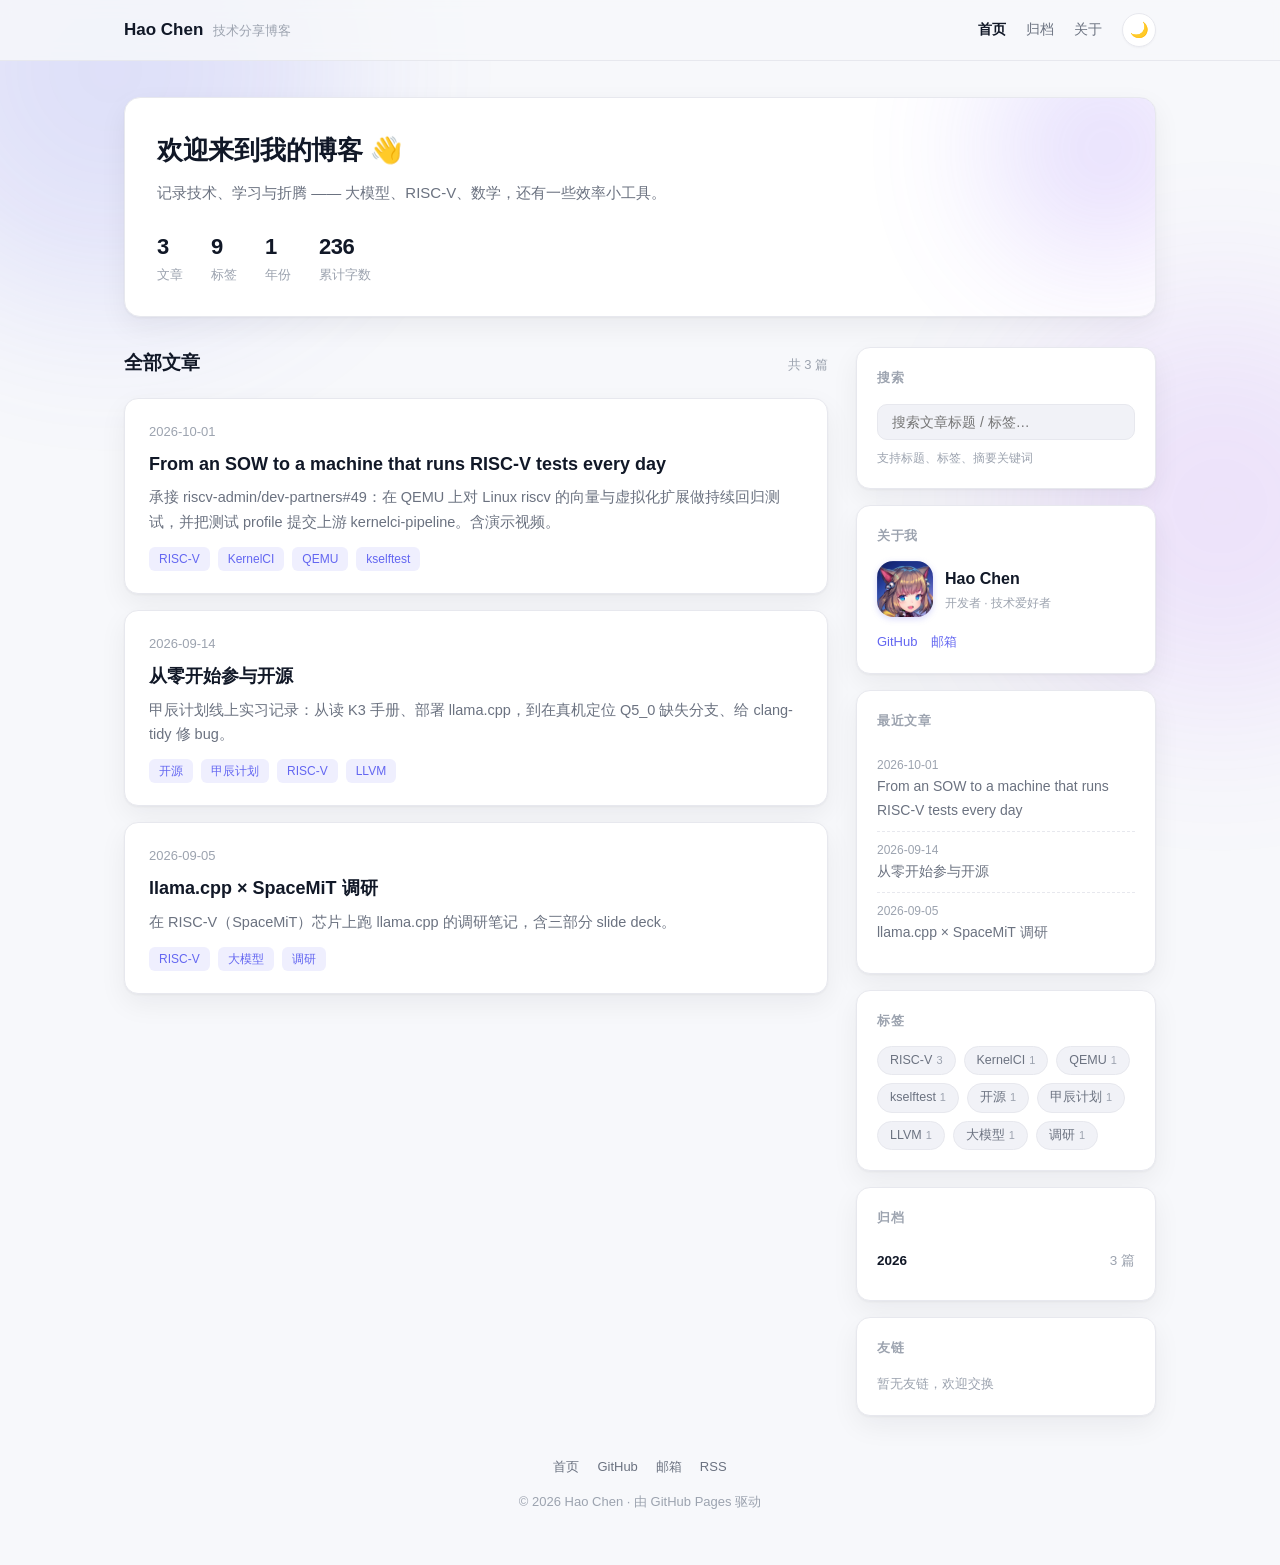
<file: index.html>
<!DOCTYPE html>
<html lang="zh-CN">
<head>
<meta charset="UTF-8">
<meta name="viewport" content="width=device-width, initial-scale=1.0">
<meta name="description" content="Hao Chen 的技术分享博客">
<link rel="icon" type="image/png" href="avatar.png">
<title>Hao Chen · 技术博客</title>
<style>
  :root {
    --bg: #f7f8fb;
    --surface: #ffffff;
    --surface-2: #f1f2f7;
    --text: #111827;
    --muted: #6b7280;
    --faint: #9ca3af;
    --border: #e7e8ee;
    --accent: #6366f1;
    --accent-2: #a855f7;
    --accent-3: #ec4899;
    --shadow-sm: 0 1px 2px rgba(17, 24, 39, .04);
    --shadow: 0 1px 3px rgba(17, 24, 39, .05), 0 10px 28px rgba(17, 24, 39, .06);
    --shadow-lg: 0 2px 6px rgba(99, 102, 241, .08), 0 18px 44px rgba(99, 102, 241, .14);
  }
  :root[data-theme="dark"] {
    --bg: #0a0b10;
    --surface: #13141b;
    --surface-2: #1a1c25;
    --text: #eceef4;
    --muted: #9aa1b2;
    --faint: #636b7c;
    --border: #23252f;
    --accent: #818cf8;
    --accent-2: #c084fc;
    --accent-3: #f472b6;
    --shadow-sm: 0 1px 2px rgba(0, 0, 0, .4);
    --shadow: 0 1px 3px rgba(0, 0, 0, .5), 0 10px 28px rgba(0, 0, 0, .4);
    --shadow-lg: 0 2px 6px rgba(129, 140, 248, .12), 0 18px 44px rgba(129, 140, 248, .2);
  }
  * { margin: 0; padding: 0; box-sizing: border-box; }
  html { scroll-behavior: smooth; }
  body {
    font-family: -apple-system, BlinkMacSystemFont, "Segoe UI", "PingFang SC", "Hiragino Sans GB", "Microsoft YaHei", sans-serif;
    background: var(--bg); color: var(--text); line-height: 1.7; -webkit-font-smoothing: antialiased;
  }
  a { color: inherit; text-decoration: none; }
  button { font-family: inherit; }

  /* 背景 */
  .bg { position: fixed; inset: 0; z-index: -1; pointer-events: none; }
  .bg .blob { position: absolute; border-radius: 50%; filter: blur(90px); }
  .bg .b1 { width: 460px; height: 460px; background: var(--accent); top: -160px; left: -120px; opacity: .16; }
  .bg .b2 { width: 400px; height: 400px; background: var(--accent-2); top: 34%; right: -140px; opacity: .13; }

  /* 顶栏 */
  .header {
    border-bottom: 1px solid var(--border);
    background: color-mix(in srgb, var(--bg) 82%, transparent);
    backdrop-filter: blur(8px); position: sticky; top: 0; z-index: 10;
  }
  .header-inner { max-width: 1080px; margin: 0 auto; padding: 0 24px; display: flex; align-items: center; justify-content: space-between; height: 60px; }
  .brand { display: flex; align-items: baseline; gap: 10px; }
  .brand .name { font-weight: 700; font-size: 17px; }
  .brand .sub { color: var(--faint); font-size: 13px; }
  .nav { display: flex; align-items: center; gap: 20px; }
  .nav a { color: var(--muted); font-size: 14px; transition: color .15s; }
  .nav a:hover { color: var(--text); }
  .nav a.active { color: var(--text); font-weight: 600; }
  .theme-btn { background: var(--surface); color: var(--text); border: 1px solid var(--border); border-radius: 999px; width: 34px; height: 34px; cursor: pointer; font-size: 15px; display: flex; align-items: center; justify-content: center; box-shadow: var(--shadow-sm); }

  /* 顶部横幅 */
  .hero { max-width: 1080px; margin: 0 auto; padding: 36px 24px 0; }
  .hero-card {
    background: var(--surface); border: 1px solid var(--border); border-radius: 16px;
    padding: 30px 32px; box-shadow: var(--shadow); position: relative; overflow: hidden;
  }
  .hero-card::after {
    content: ""; position: absolute; top: -60px; right: -60px; width: 220px; height: 220px;
    background: linear-gradient(135deg, var(--accent), var(--accent-2)); border-radius: 50%;
    filter: blur(70px); opacity: .22; pointer-events: none;
  }
  .hero-card h1 { font-size: 26px; letter-spacing: -.3px; }
  .hero-card .hero-sub { color: var(--muted); margin-top: 8px; font-size: 15px; }
  .stats { display: flex; gap: 28px; margin-top: 22px; flex-wrap: wrap; }
  .stats .st { display: flex; flex-direction: column; }
  .stats .st b { font-size: 22px; letter-spacing: -.5px; }
  .stats .st span { font-size: 12.5px; color: var(--faint); }

  /* 主体两栏 */
  .layout { max-width: 1080px; margin: 0 auto; padding: 30px 24px 0; display: grid; grid-template-columns: 1fr 300px; gap: 28px; align-items: start; }

  .main { min-width: 0; }
  .main-head { display: flex; align-items: baseline; justify-content: space-between; margin-bottom: 18px; }
  .main-head h2 { font-size: 19px; }
  .main-head .count { color: var(--faint); font-size: 13px; }

  .post { background: var(--surface); border: 1px solid var(--border); border-radius: 14px; padding: 22px 24px; margin-bottom: 16px; box-shadow: var(--shadow); display: block; transition: transform .16s ease, border-color .2s, box-shadow .2s; }
  .post:hover { transform: translateY(-2px); border-color: var(--accent); box-shadow: var(--shadow-lg); }
  .post .meta { display: flex; align-items: center; gap: 10px; font-size: 13px; color: var(--faint); margin-bottom: 6px; }
  .post h3 { font-size: 18px; margin-bottom: 6px; }
  .post h3:hover { color: var(--accent); }
  .post .summary { color: var(--muted); font-size: 14.5px; margin-bottom: 12px; }
  .post .tags { display: flex; flex-wrap: wrap; gap: 8px; }
  .post .tag { font-size: 12px; color: var(--accent); background: color-mix(in srgb, var(--accent) 10%, transparent); padding: 2px 10px; border-radius: 6px; }

  .empty { text-align: center; color: var(--faint); padding: 56px 20px; border: 1px dashed var(--border); border-radius: 14px; }
  .empty .big { font-size: 32px; margin-bottom: 10px; }

  /* 侧栏 */
  .sidebar { display: flex; flex-direction: column; gap: 16px; position: sticky; top: 78px; }
  .widget { background: var(--surface); border: 1px solid var(--border); border-radius: 14px; padding: 20px; box-shadow: var(--shadow); }
  .widget h3 { font-size: 12.5px; text-transform: uppercase; letter-spacing: .6px; color: var(--faint); margin-bottom: 14px; }

  /* 搜索 */
  .search input { width: 100%; padding: 9px 14px; border-radius: 10px; border: 1px solid var(--border); background: var(--surface-2); color: var(--text); font-size: 14px; outline: none; }
  .search input:focus { border-color: var(--accent); }
  .search .hint { font-size: 12px; color: var(--faint); margin-top: 8px; }

  /* 关于我 */
  .about-w .head { display: flex; align-items: center; gap: 12px; margin-bottom: 12px; }
  .about-w .avatar { width: 56px; height: 56px; border-radius: 16px; flex-shrink: 0; object-fit: cover; box-shadow: 0 2px 6px rgba(99, 102, 241, .25); }
  .about-w .who { font-weight: 600; }
  .about-w .who-sub { font-size: 12px; color: var(--faint); }
  .about-w p { color: var(--muted); font-size: 13.5px; }
  .about-w .links { display: flex; gap: 14px; margin-top: 14px; flex-wrap: wrap; }
  .about-w .links a { font-size: 13px; color: var(--accent); }

  /* 最近文章 */
  .recent-w a { display: block; padding: 8px 0; font-size: 14px; color: var(--muted); border-bottom: 1px dashed var(--border); }
  .recent-w a:last-child { border-bottom: none; }
  .recent-w a:hover { color: var(--accent); }
  .recent-w a .d { font-size: 12px; color: var(--faint); display: block; }
  .recent-w .none { color: var(--faint); font-size: 13px; }

  /* 标签云 */
  .tags-w .tagcloud { display: flex; flex-wrap: wrap; gap: 8px; }
  .tags-w .tag { font-size: 12.5px; color: var(--muted); border: 1px solid var(--border); border-radius: 999px; padding: 3px 12px; background: var(--surface-2); cursor: pointer; }
  .tags-w .tag:hover { color: var(--accent); border-color: var(--accent); }
  .tags-w .tag i { font-style: normal; color: var(--faint); margin-left: 4px; font-size: 11px; }
  .tags-w .none { color: var(--faint); font-size: 13px; }

  /* 归档 */
  .archive-w ul { list-style: none; }
  .archive-w li { display: flex; justify-content: space-between; font-size: 13.5px; padding: 7px 0; border-bottom: 1px dashed var(--border); color: var(--muted); }
  .archive-w li:last-child { border-bottom: none; }
  .archive-w .y { font-weight: 600; color: var(--text); }
  .archive-w .n { color: var(--faint); }
  .archive-w .none { color: var(--faint); font-size: 13px; }

  /* 友链 */
  .link-w a { display: flex; align-items: center; gap: 8px; font-size: 13.5px; color: var(--muted); padding: 5px 0; }
  .link-w a:hover { color: var(--accent); }
  .link-w .none { color: var(--faint); font-size: 13px; }

  footer { text-align: center; color: var(--faint); font-size: 13px; padding: 40px 24px 52px; }
  footer .f-links { margin-bottom: 12px; display: flex; justify-content: center; gap: 18px; flex-wrap: wrap; }
  footer a { color: var(--muted); }
  footer a:hover { color: var(--accent); }

  /* 返回顶部 */
  .top-btn {
    position: fixed; right: 22px; bottom: 22px; width: 42px; height: 42px; border-radius: 12px;
    background: var(--surface); border: 1px solid var(--border); color: var(--muted); cursor: pointer;
    box-shadow: var(--shadow); font-size: 18px; opacity: 0; pointer-events: none; transition: opacity .2s;
  }
  .top-btn.show { opacity: 1; pointer-events: auto; }

  @media (max-width: 860px) {
    .layout { grid-template-columns: 1fr; }
    .sidebar { position: static; }
    .stats { gap: 20px; }
  }
</style>
</head>
<body>

  <div class="bg"><div class="blob b1"></div><div class="blob b2"></div></div>

  <!-- ═════ 顶部导航 ═════ -->
  <header class="header">
    <div class="header-inner">
      <div class="brand"><span class="name">Hao Chen</span><span class="sub">技术分享博客</span></div>
      <div class="nav">
        <a href="index.html" class="active">首页</a>
        <a href="#archive">归档</a>
        <a href="#about">关于</a>
        <button class="theme-btn" id="themeBtn" title="切换主题">🌙</button>
      </div>
    </div>
  </header>

  <!-- ═════ 顶部横幅 + 数据看板 ═════ -->
  <section class="hero">
    <div class="hero-card">
      <h1>欢迎来到我的博客 👋</h1>
      <p class="hero-sub">记录技术、学习与折腾 —— 大模型、RISC-V、数学，还有一些效率小工具。</p>
      <div class="stats">
        <div class="st"><b id="stPosts">0</b><span>文章</span></div>
        <div class="st"><b id="stTags">0</b><span>标签</span></div>
        <div class="st"><b id="stYears">0</b><span>年份</span></div>
        <div class="st"><b id="stWords">0</b><span>累计字数</span></div>
      </div>
    </div>
  </section>

  <div class="layout">

    <!-- ═════ 主内容区 ═════ -->
    <main class="main">
      <div class="main-head">
        <h2>全部文章</h2>
        <span class="count" id="postCount"></span>
      </div>
      <div id="postList"></div>
    </main>

    <!-- ═════ 右侧栏 ═════ -->
    <aside class="sidebar">

      <div class="widget search">
        <h3>搜索</h3>
        <input type="text" id="searchInput" placeholder="搜索文章标题 / 标签…">
        <div class="hint">支持标题、标签、摘要关键词</div>
      </div>

      <div class="widget about-w" id="about">
        <h3>关于我</h3>
        <div class="head">
          <img class="avatar" src="avatar.png" alt="头像">
          <div><div class="who">Hao Chen</div><div class="who-sub">开发者 · 技术爱好者</div></div>
        </div>
        <div class="links">
          <a href="https://github.com/Hao-Chen2337" target="_blank" rel="noopener">GitHub</a>
          <a href="mailto:2113996104@qq.com">邮箱</a>
        </div>
      </div>

      <div class="widget recent-w">
        <h3>最近文章</h3>
        <div id="recentList"></div>
      </div>

      <div class="widget tags-w">
        <h3>标签</h3>
        <div class="tagcloud" id="tagCloud"></div>
      </div>

      <div class="widget archive-w" id="archive">
        <h3>归档</h3>
        <ul id="archiveList"></ul>
      </div>

      <div class="widget link-w">
        <h3>友链</h3>
        <div class="none">暂无友链，欢迎交换</div>
      </div>

    </aside>
  </div>

  <footer>
    <div class="f-links">
      <a href="index.html">首页</a>
      <a href="https://github.com/Hao-Chen2337" target="_blank" rel="noopener">GitHub</a>
      <a href="mailto:2113996104@qq.com">邮箱</a>
      <a href="#">RSS</a>
    </div>
    <div>© 2026 Hao Chen · 由 GitHub Pages 驱动</div>
  </footer>

  <button class="top-btn" id="topBtn" title="返回顶部">↑</button>

  <!-- 发新文章时，把下面 ?v= 改成当天日期（如 20260914），即可跳过 CDN/浏览器缓存，首页立即更新 -->
  <script src="posts.js?v=20261001"></script>
  <script>
    // POSTS 由 posts.js 提供（const POSTS = [...]）。若缺失则兜底为空数组。
    if (typeof POSTS === 'undefined') { window.POSTS = []; }

    function esc(s) { return String(s == null ? '' : s); }

    function allTags() {
      var t = {};
      POSTS.forEach(function (p) { (p.tags || []).forEach(function (x) { t[x] = (t[x] || 0) + 1; }); });
      return t;
    }

    function renderList(query) {
      var list = document.getElementById('postList');
      var count = document.getElementById('postCount');
      var q = (query || '').trim().toLowerCase();
      var filtered = POSTS.filter(function (p) {
        if (!q) return true;
        var hay = (esc(p.title) + ' ' + esc(p.summary) + ' ' + (p.tags || []).join(' ')).toLowerCase();
        return hay.indexOf(q) !== -1;
      });

      if (filtered.length === 0) {
        list.innerHTML = POSTS.length === 0
          ? '<div class="empty"><div class="big">📝</div>还没有文章，敬请期待</div>'
          : '<div class="empty"><div class="big">🔍</div>没有找到相关文章</div>';
        count.textContent = '';
        return;
      }
      count.textContent = '共 ' + filtered.length + ' 篇';
      list.innerHTML = filtered.map(function (p) {
        var tags = (p.tags || []).map(function (t) { return '<span class="tag">' + esc(t) + '</span>'; }).join('');
        return '<a class="post" href="' + esc(p.url) + '">'
          + '<div class="meta"><span>' + esc(p.date) + '</span></div>'
          + '<h3>' + esc(p.title) + '</h3>'
          + '<div class="summary">' + esc(p.summary) + '</div>'
          + '<div class="tags">' + tags + '</div>'
          + '</a>';
      }).join('');
    }

    function renderRecent() {
      var el = document.getElementById('recentList');
      if (POSTS.length === 0) { el.innerHTML = '<div class="none">暂无文章</div>'; return; }
      var recent = POSTS.slice().sort(function (a, b) { return (b.date || '') < (a.date || '') ? -1 : 1; }).slice(0, 5);
      el.innerHTML = recent.map(function (p) {
        return '<a href="' + esc(p.url) + '"><span class="d">' + esc(p.date) + '</span>' + esc(p.title) + '</a>';
      }).join('');
    }

    function renderTags() {
      var el = document.getElementById('tagCloud');
      var tags = allTags();
      var keys = Object.keys(tags);
      if (keys.length === 0) {
        el.innerHTML = '<div class="none">暂无标签</div>';
        return;
      }
      keys.sort(function (a, b) { return tags[b] - tags[a]; });
      el.innerHTML = keys.map(function (t) {
        return '<span class="tag" data-tag="' + esc(t) + '">' + esc(t) + '<i>' + tags[t] + '</i></span>';
      }).join('');
    }

    function renderArchive() {
      var el = document.getElementById('archiveList');
      if (POSTS.length === 0) { el.innerHTML = '<div class="none">暂无文章</div>'; return; }
      var byYear = {};
      POSTS.forEach(function (p) { var y = (esc(p.date).slice(0, 4)) || '其他'; byYear[y] = (byYear[y] || 0) + 1; });
      el.innerHTML = Object.keys(byYear).sort().reverse().map(function (y) {
        return '<li><span class="y">' + y + '</span><span class="n">' + byYear[y] + ' 篇</span></li>';
      }).join('');
    }

    function renderStats() {
      var tags = allTags();
      var years = {};
      var words = 0;
      POSTS.forEach(function (p) { years[esc(p.date).slice(0, 4) || '其他'] = 1; words += esc(p.summary).length; });
      document.getElementById('stPosts').textContent = POSTS.length;
      document.getElementById('stTags').textContent = Object.keys(tags).length;
      document.getElementById('stYears').textContent = Object.keys(years).length;
      document.getElementById('stWords').textContent = words;
    }

    // 初始化
    renderList('');
    renderRecent();
    renderTags();
    renderArchive();
    renderStats();

    // 搜索
    document.getElementById('searchInput').addEventListener('input', function (e) { renderList(e.target.value); });

    // 点击标签 = 搜索该标签
    document.getElementById('tagCloud').addEventListener('click', function (e) {
      var t = e.target.closest('.tag');
      if (t && t.getAttribute('data-tag')) {
        var v = t.getAttribute('data-tag');
        document.getElementById('searchInput').value = v;
        renderList(v);
        window.scrollTo({ top: 0, behavior: 'smooth' });
      }
    });

    // 返回顶部
    var topBtn = document.getElementById('topBtn');
    window.addEventListener('scroll', function () { topBtn.classList.toggle('show', window.scrollY > 400); });
    topBtn.addEventListener('click', function () { window.scrollTo({ top: 0, behavior: 'smooth' }); });

    // 主题切换
    (function () {
      var btn = document.getElementById('themeBtn');
      var root = document.documentElement;
      var saved = null; try { saved = localStorage.getItem('theme'); } catch (e) {}
      function apply(dark) { root.setAttribute('data-theme', dark ? 'dark' : 'light'); btn.textContent = dark ? '☀️' : '🌙'; }
      var dark = saved ? saved === 'dark' : window.matchMedia('(prefers-color-scheme: dark)').matches;
      apply(dark);
      btn.addEventListener('click', function () { dark = root.getAttribute('data-theme') !== 'dark'; apply(dark); try { localStorage.setItem('theme', dark ? 'dark' : 'light'); } catch (e) {} });
    })();
  </script>
</body>
</html>
</file>
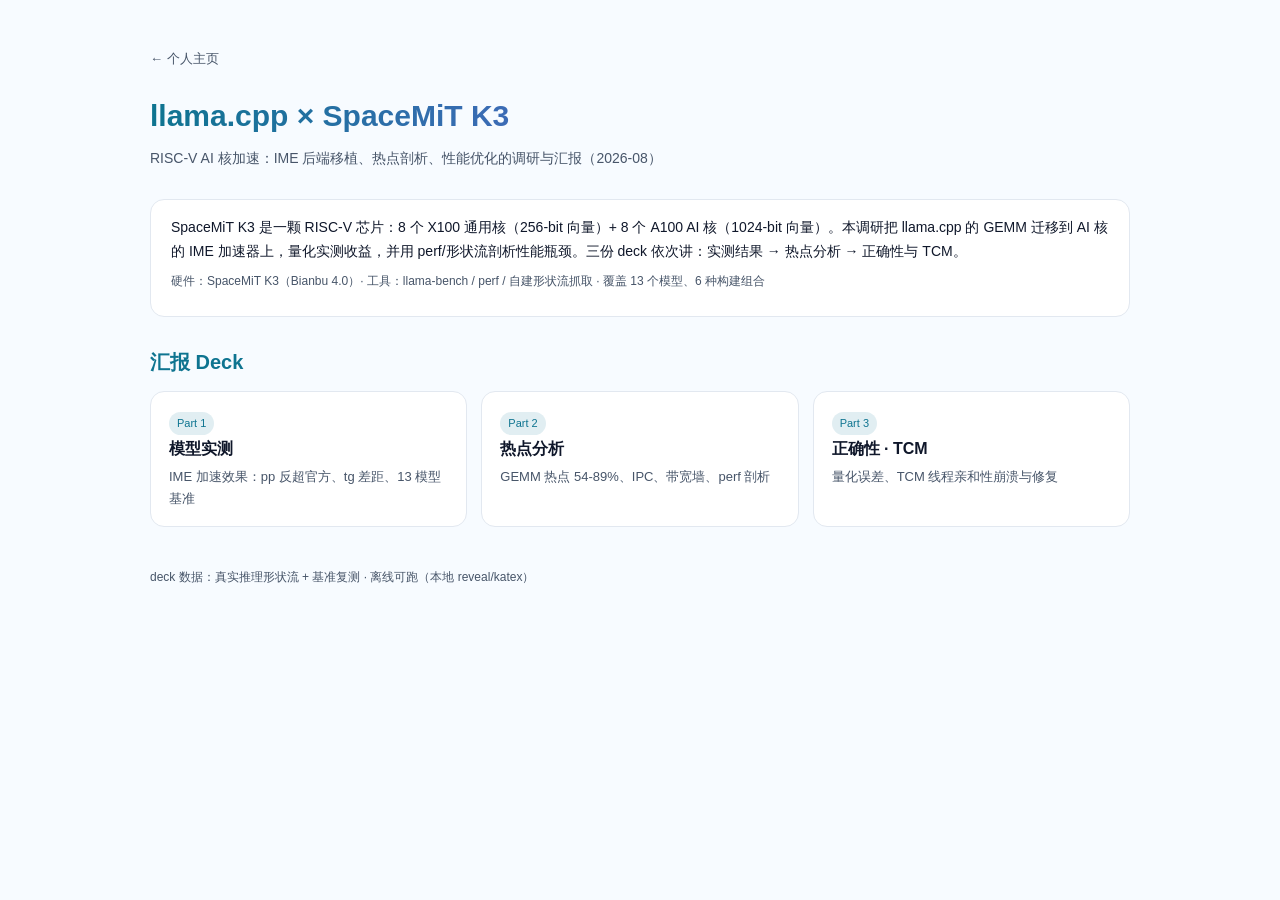
<file: llama-spacemit/index.html>
<!DOCTYPE html>
<html lang="zh-CN">
<head>
<meta charset="UTF-8">
<meta name="viewport" content="width=device-width, initial-scale=1.0">
<title>llama.cpp × SpaceMiT K3 调研</title>
<style>
  :root {
    --bg:#f7fbff; --card:#fff; --text:#0f172a; --muted:#475569;
    --accent:#0e7490; --accent2:#8b5cf6; --border:#e2e8f0;
  }
  @media (prefers-color-scheme: dark) {
    :root {
      --bg:#0f1115; --card:#171a21; --text:#f3f4f6; --muted:#9ca3af;
      --accent:#22d3ee; --accent2:#a78bfa; --border:#272b33;
    }
  }
  * { margin:0; padding:0; box-sizing:border-box; }
  body {
    font-family:-apple-system,"Segoe UI","PingFang SC","Microsoft YaHei",sans-serif;
    background:var(--bg); color:var(--text); line-height:1.7;
    min-height:100vh; padding:48px 24px;
  }
  .wrap { max-width:980px; margin:0 auto; }
  .back { font-size:13px; margin-bottom:20px; }
  .back a { color:var(--muted); text-decoration:none; }
  .back a:hover { color:var(--accent); }
  h1 { font-size:30px; margin-bottom:6px;
    background:linear-gradient(90deg,var(--accent),var(--accent2));
    -webkit-background-clip:text; background-clip:text; color:transparent; }
  .sub { color:var(--muted); margin-bottom:28px; font-size:14px; }
  h2 { font-size:20px; margin:28px 0 12px; color:var(--accent); }
  .overview { background:var(--card); border:1px solid var(--border); border-radius:14px; padding:16px 20px; margin:16px 0 4px; }
  .overview p { font-size:14px; margin-bottom:8px; }
  .overview .meta { font-size:12px; color:var(--muted); }
  .grid { display:grid; grid-template-columns:repeat(auto-fill,minmax(280px,1fr)); gap:14px; }
  .card {
    display:block; text-decoration:none; color:var(--text); background:var(--card);
    border:1px solid var(--border); border-radius:14px; padding:16px 18px;
    transition:transform .15s ease, box-shadow .15s ease;
  }
  .card:hover { transform:translateY(-3px); box-shadow:0 8px 24px rgba(14,116,144,.15); }
  .card .t { font-weight:700; font-size:16px; margin-bottom:4px; }
  .card .d { font-size:13px; color:var(--muted); }
  .badge {
    display:inline-block; font-size:11px; padding:2px 8px; border-radius:999px;
    background:rgba(14,116,144,.12); color:var(--accent); margin-right:6px;
  }
  footer { margin-top:40px; color:var(--muted); font-size:12px; }
</style>
</head>
<body>
  <div class="wrap">
    <div class="back"><a href="../index.html">← 个人主页</a></div>
    <h1>llama.cpp × SpaceMiT K3</h1>
    <p class="sub">RISC-V AI 核加速：IME 后端移植、热点剖析、性能优化的调研与汇报（2026-08）</p>

    <div class="overview">
      <p>SpaceMiT K3 是一颗 RISC-V 芯片：8 个 X100 通用核（256-bit 向量）+ 8 个 A100 AI 核（1024-bit 向量）。本调研把 llama.cpp 的 GEMM 迁移到 AI 核的 IME 加速器上，量化实测收益，并用 perf/形状流剖析性能瓶颈。三份 deck 依次讲：实测结果 → 热点分析 → 正确性与 TCM。</p>
      <p class="meta">硬件：SpaceMiT K3（Bianbu 4.0）· 工具：llama-bench / perf / 自建形状流抓取 · 覆盖 13 个模型、6 种构建组合</p>
    </div>

    <h2>汇报 Deck</h2>
    <div class="grid">
      <a class="card" href="part1.html">
        <span class="badge">Part 1</span>
        <div class="t">模型实测</div>
        <div class="d">IME 加速效果：pp 反超官方、tg 差距、13 模型基准</div>
      </a>
      <a class="card" href="part2.html">
        <span class="badge">Part 2</span>
        <div class="t">热点分析</div>
        <div class="d">GEMM 热点 54-89%、IPC、带宽墙、perf 剖析</div>
      </a>
      <a class="card" href="part3.html">
        <span class="badge">Part 3</span>
        <div class="t">正确性 · TCM</div>
        <div class="d">量化误差、TCM 线程亲和性崩溃与修复</div>
      </a>
    </div>

    <footer>deck 数据：真实推理形状流 + 基准复测 · 离线可跑（本地 reveal/katex）</footer>
  </div>
</body>
</html>
</file>
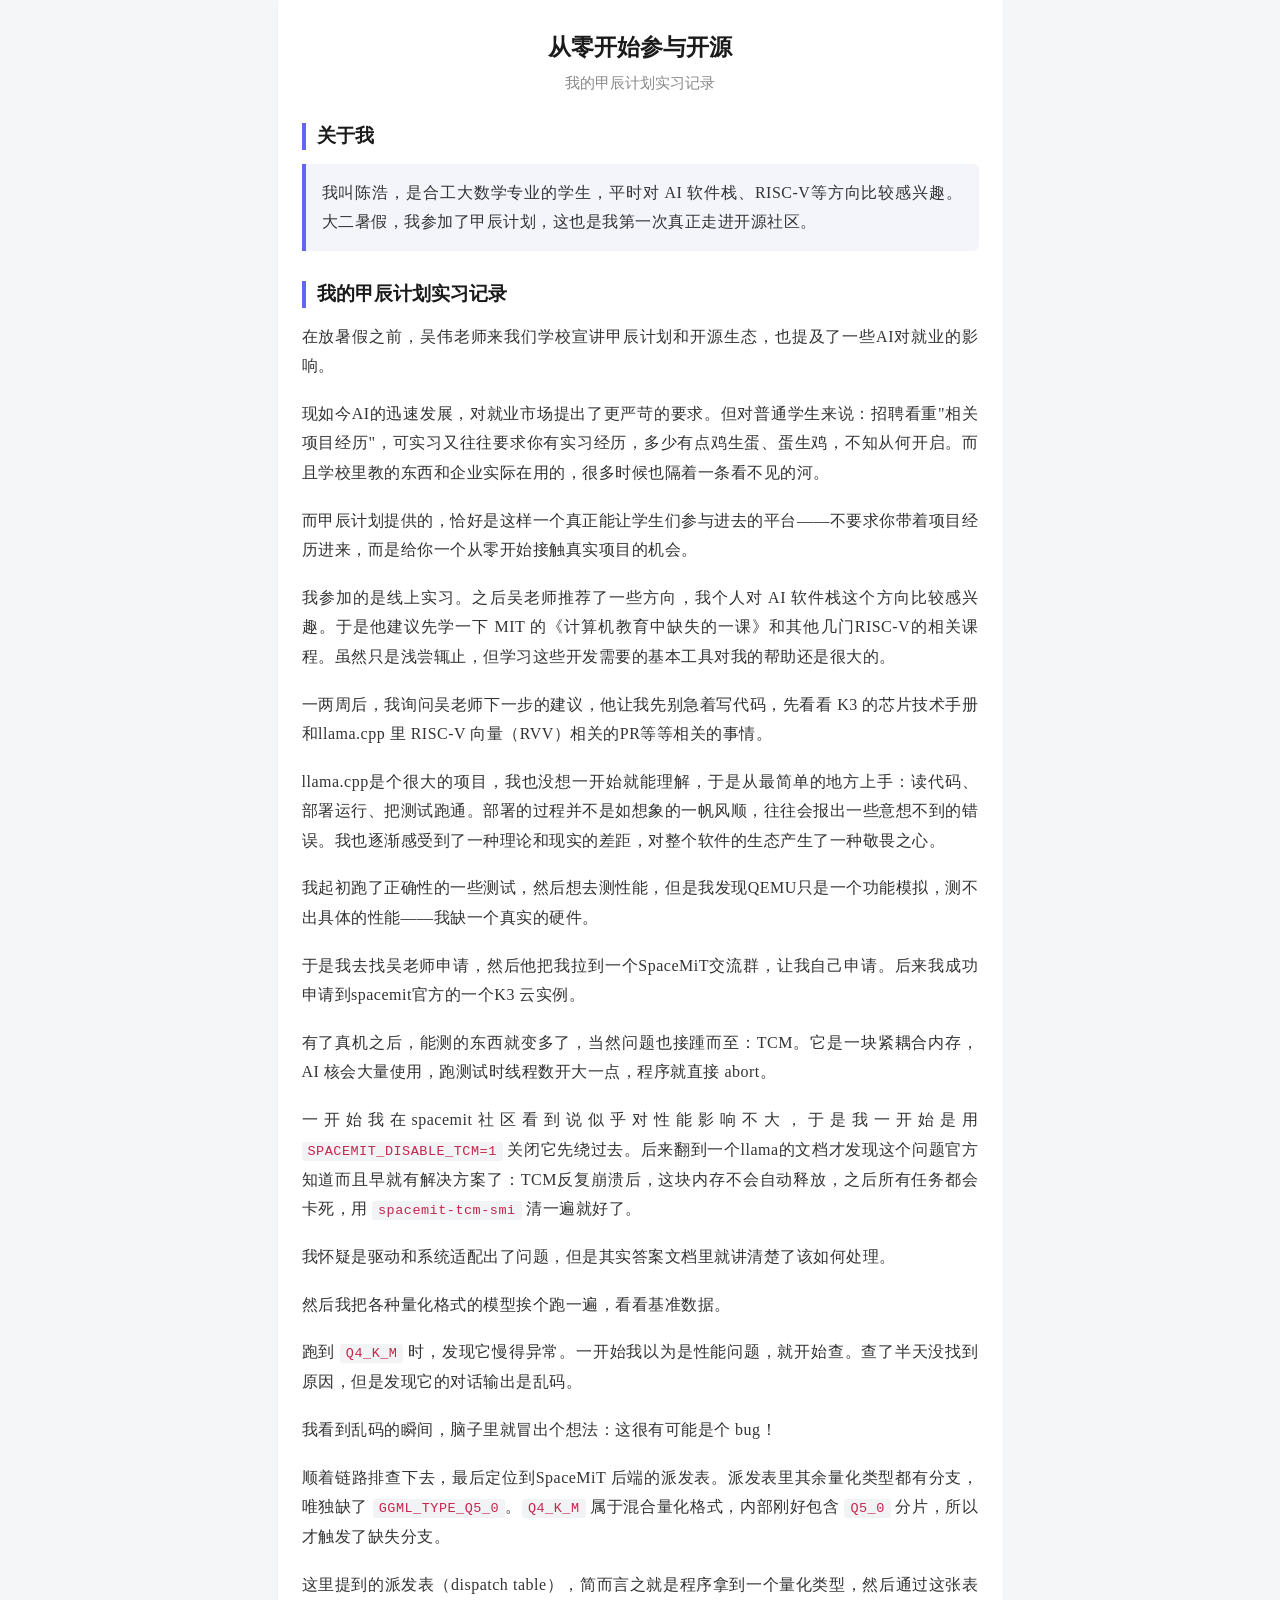
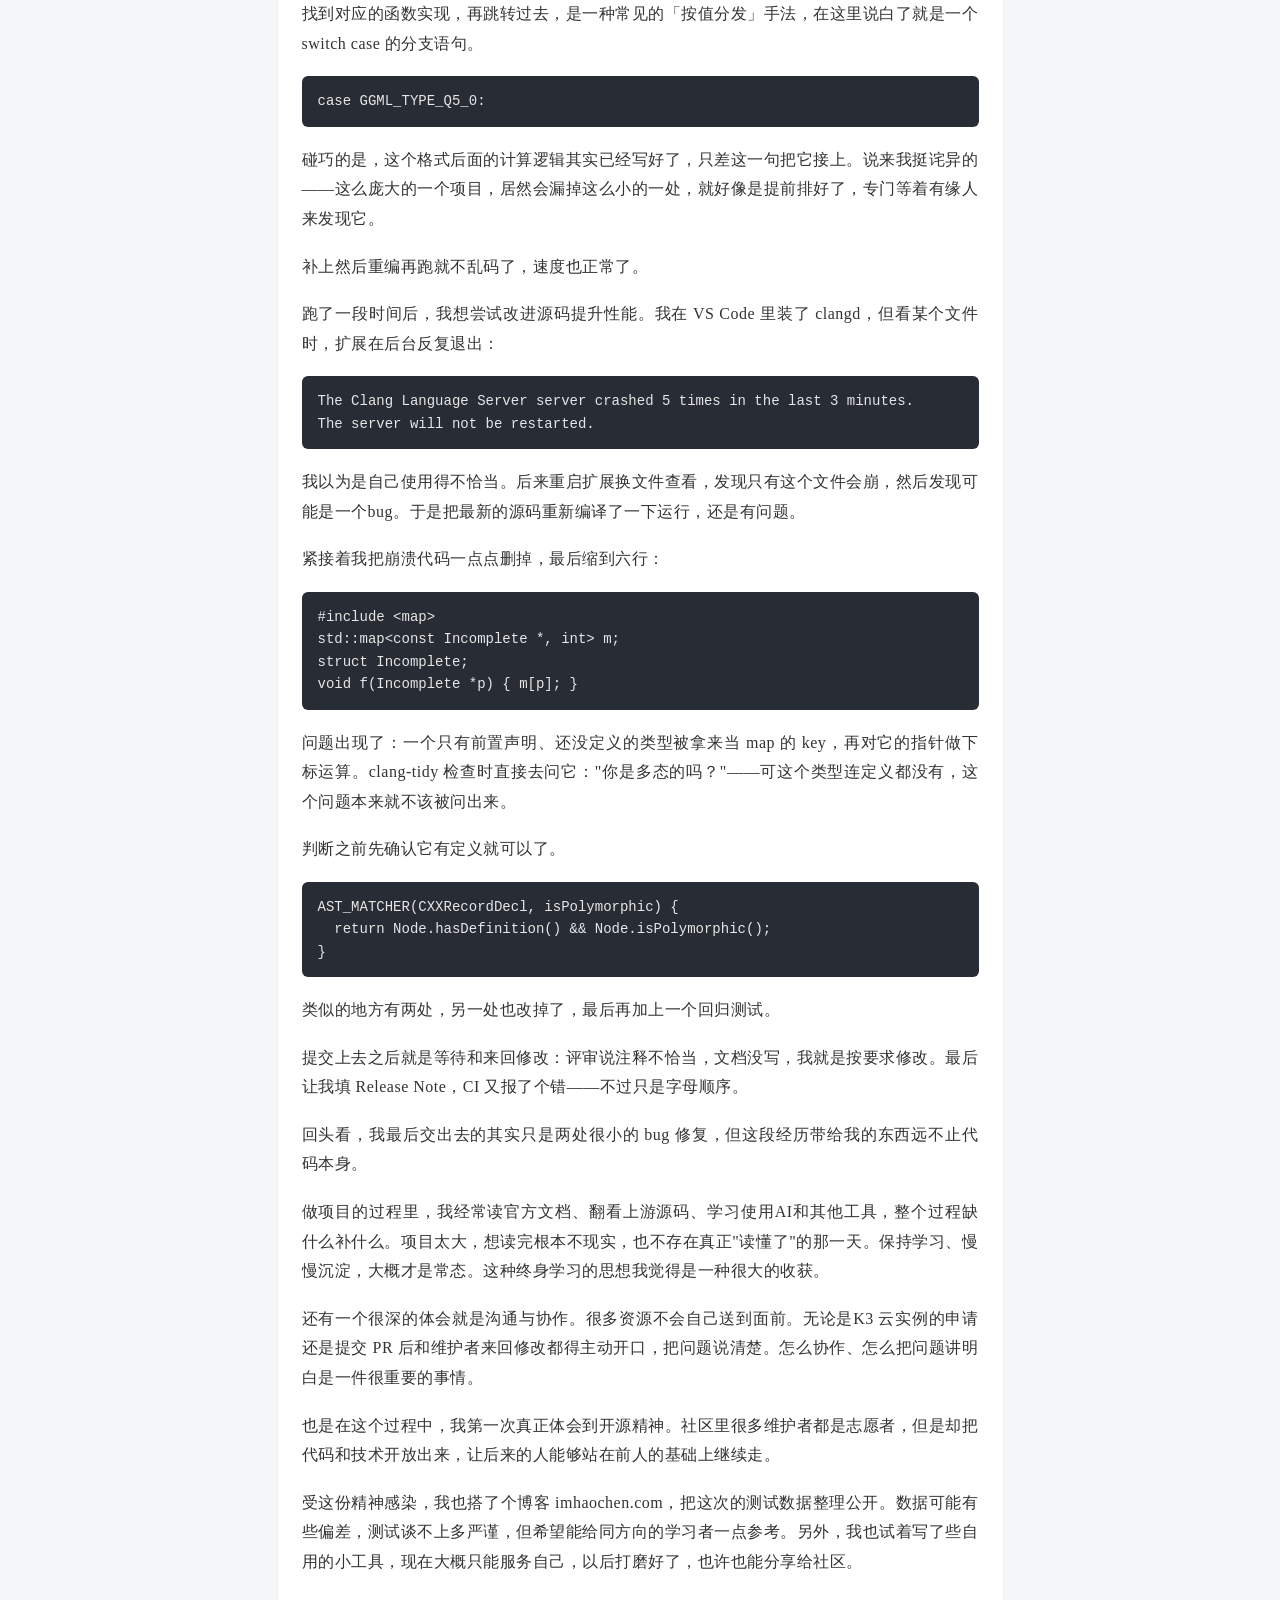
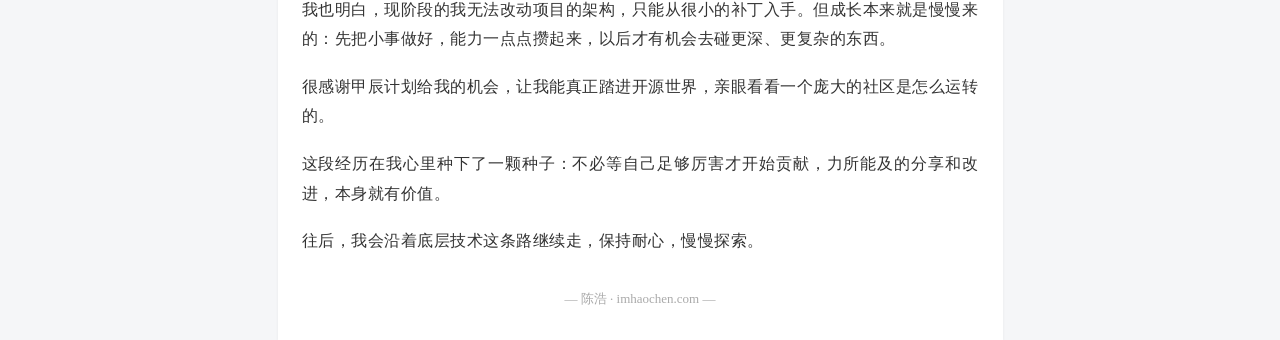
<file: wechat-from-zero-to-open-source.html>
<!DOCTYPE html>
<html lang="zh-CN">
<head>
<meta charset="UTF-8">
<meta name="viewport" content="width=device-width, initial-scale=1.0">
<title>从零开始参与开源 · 公众号排版</title>
</head>
<body style="margin:0;padding:0;background:#f5f6f8;">

<!-- 此文件为公众号排版版：全选复制后粘贴进微信公众号编辑器即可。所有样式均为内联，WeChat 可直接识别。 -->
<section style="max-width:677px;margin:0 auto;background:#ffffff;padding:32px 24px;box-shadow:0 1px 3px rgba(0,0,0,.06);">

  <h1 style="text-align:center;font-size:23px;font-weight:bold;color:#1a1a1a;margin:0 0 10px 0;line-height:1.4;">从零开始参与开源</h1>
  <p style="text-align:center;font-size:15px;color:#888888;margin:0 0 4px 0;">我的甲辰计划实习记录</p>

  <h2 style="margin:30px 0 14px 0;font-size:19px;font-weight:bold;color:#1a1a1a;padding-left:11px;border-left:4px solid #6366f1;line-height:1.4;">关于我</h2>
  <p style="margin:0 0 18px 0;font-size:16px;line-height:1.85;color:#333333;letter-spacing:.5px;text-align:justify;background:#f4f5fb;border-left:4px solid #6366f1;padding:14px 16px;border-radius:0 6px 6px 0;">我叫陈浩，是合工大数学专业的学生，平时对 AI 软件栈、RISC-V等方向比较感兴趣。大二暑假，我参加了甲辰计划，这也是我第一次真正走进开源社区。</p>

  <h2 style="margin:30px 0 14px 0;font-size:19px;font-weight:bold;color:#1a1a1a;padding-left:11px;border-left:4px solid #6366f1;line-height:1.4;">我的甲辰计划实习记录</h2>

  <p style="margin:0 0 18px 0;font-size:16px;line-height:1.85;color:#333333;letter-spacing:.5px;text-align:justify;">在放暑假之前，吴伟老师来我们学校宣讲甲辰计划和开源生态，也提及了一些AI对就业的影响。</p>

  <p style="margin:0 0 18px 0;font-size:16px;line-height:1.85;color:#333333;letter-spacing:.5px;text-align:justify;">现如今AI的迅速发展，对就业市场提出了更严苛的要求。但对普通学生来说：招聘看重"相关项目经历"，可实习又往往要求你有实习经历，多少有点鸡生蛋、蛋生鸡，不知从何开启。而且学校里教的东西和企业实际在用的，很多时候也隔着一条看不见的河。</p>

  <p style="margin:0 0 18px 0;font-size:16px;line-height:1.85;color:#333333;letter-spacing:.5px;text-align:justify;">而甲辰计划提供的，恰好是这样一个真正能让学生们参与进去的平台——不要求你带着项目经历进来，而是给你一个从零开始接触真实项目的机会。</p>

  <p style="margin:0 0 18px 0;font-size:16px;line-height:1.85;color:#333333;letter-spacing:.5px;text-align:justify;">我参加的是线上实习。之后吴老师推荐了一些方向，我个人对 AI 软件栈这个方向比较感兴趣。于是他建议先学一下 MIT 的《计算机教育中缺失的一课》和其他几门RISC-V的相关课程。虽然只是浅尝辄止，但学习这些开发需要的基本工具对我的帮助还是很大的。</p>

  <p style="margin:0 0 18px 0;font-size:16px;line-height:1.85;color:#333333;letter-spacing:.5px;text-align:justify;">一两周后，我询问吴老师下一步的建议，他让我先别急着写代码，先看看 K3 的芯片技术手册和llama.cpp 里 RISC-V 向量（RVV）相关的PR等等相关的事情。</p>

  <p style="margin:0 0 18px 0;font-size:16px;line-height:1.85;color:#333333;letter-spacing:.5px;text-align:justify;">llama.cpp是个很大的项目，我也没想一开始就能理解，于是从最简单的地方上手：读代码、部署运行、把测试跑通。部署的过程并不是如想象的一帆风顺，往往会报出一些意想不到的错误。我也逐渐感受到了一种理论和现实的差距，对整个软件的生态产生了一种敬畏之心。</p>

  <p style="margin:0 0 18px 0;font-size:16px;line-height:1.85;color:#333333;letter-spacing:.5px;text-align:justify;">我起初跑了正确性的一些测试，然后想去测性能，但是我发现QEMU只是一个功能模拟，测不出具体的性能——我缺一个真实的硬件。</p>

  <p style="margin:0 0 18px 0;font-size:16px;line-height:1.85;color:#333333;letter-spacing:.5px;text-align:justify;">于是我去找吴老师申请，然后他把我拉到一个SpaceMiT交流群，让我自己申请。后来我成功申请到spacemit官方的一个K3 云实例。</p>

  <p style="margin:0 0 18px 0;font-size:16px;line-height:1.85;color:#333333;letter-spacing:.5px;text-align:justify;">有了真机之后，能测的东西就变多了，当然问题也接踵而至：TCM。它是一块紧耦合内存，AI 核会大量使用，跑测试时线程数开大一点，程序就直接 abort。</p>

  <p style="margin:0 0 18px 0;font-size:16px;line-height:1.85;color:#333333;letter-spacing:.5px;text-align:justify;">一开始我在spacemit社区看到说似乎对性能影响不大，于是我一开始是用 <code style="background:#f2f3f5;color:#c7254e;padding:2px 6px;border-radius:3px;font-family:Menlo,Consolas,'Courier New',monospace;font-size:13.5px;">SPACEMIT_DISABLE_TCM=1</code> 关闭它先绕过去。后来翻到一个llama的文档才发现这个问题官方知道而且早就有解决方案了：TCM反复崩溃后，这块内存不会自动释放，之后所有任务都会卡死，用 <code style="background:#f2f3f5;color:#c7254e;padding:2px 6px;border-radius:3px;font-family:Menlo,Consolas,'Courier New',monospace;font-size:13.5px;">spacemit-tcm-smi</code> 清一遍就好了。</p>

  <p style="margin:0 0 18px 0;font-size:16px;line-height:1.85;color:#333333;letter-spacing:.5px;text-align:justify;">我怀疑是驱动和系统适配出了问题，但是其实答案文档里就讲清楚了该如何处理。</p>

  <p style="margin:0 0 18px 0;font-size:16px;line-height:1.85;color:#333333;letter-spacing:.5px;text-align:justify;">然后我把各种量化格式的模型挨个跑一遍，看看基准数据。</p>

  <p style="margin:0 0 18px 0;font-size:16px;line-height:1.85;color:#333333;letter-spacing:.5px;text-align:justify;">跑到 <code style="background:#f2f3f5;color:#c7254e;padding:2px 6px;border-radius:3px;font-family:Menlo,Consolas,'Courier New',monospace;font-size:13.5px;">Q4_K_M</code> 时，发现它慢得异常。一开始我以为是性能问题，就开始查。查了半天没找到原因，但是发现它的对话输出是乱码。</p>

  <p style="margin:0 0 18px 0;font-size:16px;line-height:1.85;color:#333333;letter-spacing:.5px;text-align:justify;">我看到乱码的瞬间，脑子里就冒出个想法：这很有可能是个 bug！</p>

  <p style="margin:0 0 18px 0;font-size:16px;line-height:1.85;color:#333333;letter-spacing:.5px;text-align:justify;">顺着链路排查下去，最后定位到SpaceMiT 后端的派发表。派发表里其余量化类型都有分支，唯独缺了 <code style="background:#f2f3f5;color:#c7254e;padding:2px 6px;border-radius:3px;font-family:Menlo,Consolas,'Courier New',monospace;font-size:13.5px;">GGML_TYPE_Q5_0</code>。<code style="background:#f2f3f5;color:#c7254e;padding:2px 6px;border-radius:3px;font-family:Menlo,Consolas,'Courier New',monospace;font-size:13.5px;">Q4_K_M</code> 属于混合量化格式，内部刚好包含 <code style="background:#f2f3f5;color:#c7254e;padding:2px 6px;border-radius:3px;font-family:Menlo,Consolas,'Courier New',monospace;font-size:13.5px;">Q5_0</code> 分片，所以才触发了缺失分支。</p>

  <p style="margin:0 0 18px 0;font-size:16px;line-height:1.85;color:#333333;letter-spacing:.5px;text-align:justify;">这里提到的派发表（dispatch table），简而言之就是程序拿到一个量化类型，然后通过这张表找到对应的函数实现，再跳转过去，是一种常见的「按值分发」手法，在这里说白了就是一个 switch case 的分支语句。</p>

  <pre style="background:#282c34;color:#e6e6e6;padding:14px 16px;border-radius:6px;font-family:Menlo,Consolas,'Courier New',monospace;font-size:14px;line-height:1.6;margin:0 0 18px 0;white-space:pre-wrap;word-break:break-all;">case GGML_TYPE_Q5_0:</pre>

  <p style="margin:0 0 18px 0;font-size:16px;line-height:1.85;color:#333333;letter-spacing:.5px;text-align:justify;">碰巧的是，这个格式后面的计算逻辑其实已经写好了，只差这一句把它接上。说来我挺诧异的——这么庞大的一个项目，居然会漏掉这么小的一处，就好像是提前排好了，专门等着有缘人来发现它。</p>

  <p style="margin:0 0 18px 0;font-size:16px;line-height:1.85;color:#333333;letter-spacing:.5px;text-align:justify;">补上然后重编再跑就不乱码了，速度也正常了。</p>

  <p style="margin:0 0 18px 0;font-size:16px;line-height:1.85;color:#333333;letter-spacing:.5px;text-align:justify;">跑了一段时间后，我想尝试改进源码提升性能。我在 VS Code 里装了 clangd，但看某个文件时，扩展在后台反复退出：</p>

  <pre style="background:#282c34;color:#e6e6e6;padding:14px 16px;border-radius:6px;font-family:Menlo,Consolas,'Courier New',monospace;font-size:14px;line-height:1.6;margin:0 0 18px 0;white-space:pre-wrap;word-break:break-all;">The Clang Language Server server crashed 5 times in the last 3 minutes.
The server will not be restarted.</pre>

  <p style="margin:0 0 18px 0;font-size:16px;line-height:1.85;color:#333333;letter-spacing:.5px;text-align:justify;">我以为是自己使用得不恰当。后来重启扩展换文件查看，发现只有这个文件会崩，然后发现可能是一个bug。于是把最新的源码重新编译了一下运行，还是有问题。</p>

  <p style="margin:0 0 18px 0;font-size:16px;line-height:1.85;color:#333333;letter-spacing:.5px;text-align:justify;">紧接着我把崩溃代码一点点删掉，最后缩到六行：</p>

  <pre style="background:#282c34;color:#e6e6e6;padding:14px 16px;border-radius:6px;font-family:Menlo,Consolas,'Courier New',monospace;font-size:14px;line-height:1.6;margin:0 0 18px 0;white-space:pre-wrap;word-break:break-all;">#include &lt;map&gt;
std::map&lt;const Incomplete *, int&gt; m;
struct Incomplete;
void f(Incomplete *p) { m[p]; }</pre>

  <p style="margin:0 0 18px 0;font-size:16px;line-height:1.85;color:#333333;letter-spacing:.5px;text-align:justify;">问题出现了：一个只有前置声明、还没定义的类型被拿来当 map 的 key，再对它的指针做下标运算。clang-tidy 检查时直接去问它："你是多态的吗？"——可这个类型连定义都没有，这个问题本来就不该被问出来。</p>

  <p style="margin:0 0 18px 0;font-size:16px;line-height:1.85;color:#333333;letter-spacing:.5px;text-align:justify;">判断之前先确认它有定义就可以了。</p>

  <pre style="background:#282c34;color:#e6e6e6;padding:14px 16px;border-radius:6px;font-family:Menlo,Consolas,'Courier New',monospace;font-size:14px;line-height:1.6;margin:0 0 18px 0;white-space:pre-wrap;word-break:break-all;">AST_MATCHER(CXXRecordDecl, isPolymorphic) {
  return Node.hasDefinition() &amp;&amp; Node.isPolymorphic();
}</pre>

  <p style="margin:0 0 18px 0;font-size:16px;line-height:1.85;color:#333333;letter-spacing:.5px;text-align:justify;">类似的地方有两处，另一处也改掉了，最后再加上一个回归测试。</p>

  <p style="margin:0 0 18px 0;font-size:16px;line-height:1.85;color:#333333;letter-spacing:.5px;text-align:justify;">提交上去之后就是等待和来回修改：评审说注释不恰当，文档没写，我就是按要求修改。最后让我填 Release Note，CI 又报了个错——不过只是字母顺序。</p>

  <p style="margin:0 0 18px 0;font-size:16px;line-height:1.85;color:#333333;letter-spacing:.5px;text-align:justify;">回头看，我最后交出去的其实只是两处很小的 bug 修复，但这段经历带给我的东西远不止代码本身。</p>

  <p style="margin:0 0 18px 0;font-size:16px;line-height:1.85;color:#333333;letter-spacing:.5px;text-align:justify;">做项目的过程里，我经常读官方文档、翻看上游源码、学习使用AI和其他工具，整个过程缺什么补什么。项目太大，想读完根本不现实，也不存在真正"读懂了"的那一天。保持学习、慢慢沉淀，大概才是常态。这种终身学习的思想我觉得是一种很大的收获。</p>

  <p style="margin:0 0 18px 0;font-size:16px;line-height:1.85;color:#333333;letter-spacing:.5px;text-align:justify;">还有一个很深的体会就是沟通与协作。很多资源不会自己送到面前。无论是K3 云实例的申请还是提交 PR 后和维护者来回修改都得主动开口，把问题说清楚。怎么协作、怎么把问题讲明白是一件很重要的事情。</p>

  <p style="margin:0 0 18px 0;font-size:16px;line-height:1.85;color:#333333;letter-spacing:.5px;text-align:justify;">也是在这个过程中，我第一次真正体会到开源精神。社区里很多维护者都是志愿者，但是却把代码和技术开放出来，让后来的人能够站在前人的基础上继续走。</p>

  <p style="margin:0 0 18px 0;font-size:16px;line-height:1.85;color:#333333;letter-spacing:.5px;text-align:justify;">受这份精神感染，我也搭了个博客 imhaochen.com，把这次的测试数据整理公开。数据可能有些偏差，测试谈不上多严谨，但希望能给同方向的学习者一点参考。另外，我也试着写了些自用的小工具，现在大概只能服务自己，以后打磨好了，也许也能分享给社区。</p>

  <p style="margin:0 0 18px 0;font-size:16px;line-height:1.85;color:#333333;letter-spacing:.5px;text-align:justify;">我也明白，现阶段的我无法改动项目的架构，只能从很小的补丁入手。但成长本来就是慢慢来的：先把小事做好，能力一点点攒起来，以后才有机会去碰更深、更复杂的东西。</p>

  <p style="margin:0 0 18px 0;font-size:16px;line-height:1.85;color:#333333;letter-spacing:.5px;text-align:justify;">很感谢甲辰计划给我的机会，让我能真正踏进开源世界，亲眼看看一个庞大的社区是怎么运转的。</p>

  <p style="margin:0 0 18px 0;font-size:16px;line-height:1.85;color:#333333;letter-spacing:.5px;text-align:justify;">这段经历在我心里种下了一颗种子：不必等自己足够厉害才开始贡献，力所能及的分享和改进，本身就有价值。</p>

  <p style="margin:0 0 0 0;font-size:16px;line-height:1.85;color:#333333;letter-spacing:.5px;text-align:justify;">往后，我会沿着底层技术这条路继续走，保持耐心，慢慢探索。</p>

  <p style="text-align:center;font-size:13px;color:#aaaaaa;margin:34px 0 0 0;">— 陈浩 · imhaochen.com —</p>

</section>

</body>
</html>
</file>
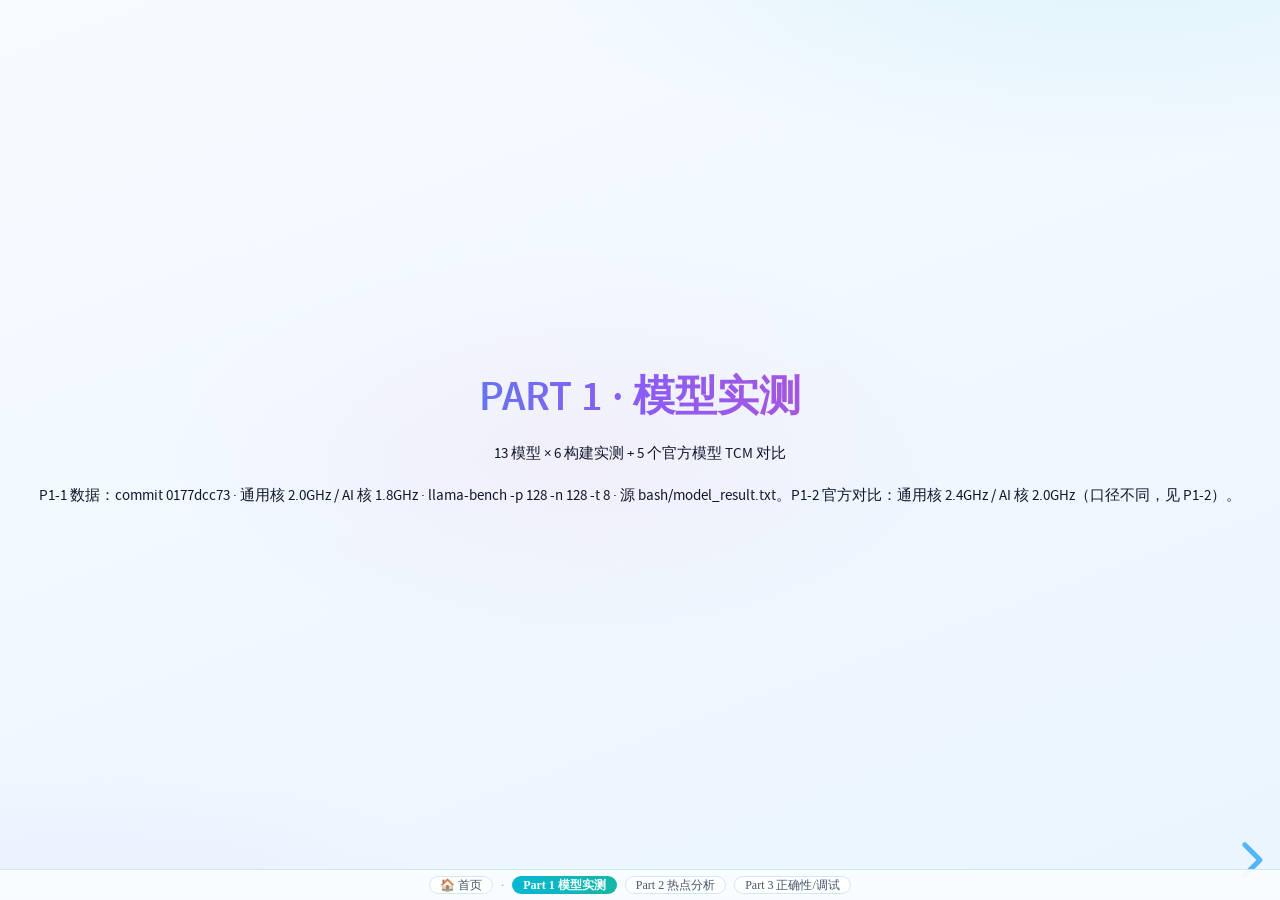
<file: llama-spacemit/part1.html>
<!DOCTYPE html>
<html lang="zh">
<head>
<meta charset="UTF-8">
<meta name="viewport" content="width=device-width, initial-scale=1.0">
<title>Part 1 · 模型实测 —— 旅程的成绩单</title>
<link rel="stylesheet" href="reveal/reveal.css">
<link rel="stylesheet" href="reveal/theme/black.css">
<link rel="stylesheet" href="assets/deck.css">
<link rel="stylesheet" href="assets/katex/katex.min.css">
</head>
<body>
<div class="reveal"><div class="slides">

<section>
  <h1>Part 1 · 模型实测</h1>
  <p class="small center">13 模型 × 6 构建实测 + 5 个官方模型 TCM 对比</p>
  <p class="tiny center">P1-1 数据：commit 0177dcc73 · 通用核 2.0GHz / AI 核 1.8GHz · llama-bench -p 128 -n 128 -t 8 · 源 bash/model_result.txt。P1-2 官方对比：通用核 2.4GHz / AI 核 2.0GHz（口径不同，见 P1-2）。</p>
</section>

<section>
  <h2>本 Part 目录</h2>
  <table class="explain">
    <tr><th>页</th><th>内容</th></tr>
    <tr><td>P1-1</td><td>13 模型 × 6 构建实测</td></tr>
    <tr><td>P1-2</td><td>5 个官方模型对比（A100 AI 核 · TCM 开关）</td></tr>
    <tr><td>P1-3</td><td>结论 + 带宽反推</td></tr>
  </table>
</section>

<section>
  <h2>P1-1 · 13 模型 × 6 构建实测</h2>
  <p class="small center" id="modelnote" style="margin-bottom:.3em;">sp = spacemit，rep = plain+repack，norep = plain 原装。</p>
  <div id="mtbtns" style="text-align:center;margin-bottom:.45em;">
    <button class="buildbtn all on" data-b="all" onclick="showModel('all')">全部 6 构建</button>
    <button class="buildbtn" data-b="u-sp" onclick="showModel('u-sp')">通用核 sp</button>
    <button class="buildbtn" data-b="u-rep" onclick="showModel('u-rep')">通用核 rep</button>
    <button class="buildbtn" data-b="u-norep" onclick="showModel('u-norep')">通用核 norep</button>
    <button class="buildbtn" data-b="a-sp" onclick="showModel('a-sp')">AI核 sp</button>
    <button class="buildbtn" data-b="a-rep" onclick="showModel('a-rep')">AI核 rep</button>
    <button class="buildbtn" data-b="a-norep" onclick="showModel('a-norep')">AI核 norep</button>
  </div>
  <div id="mtwrap">
  <table id="mt">
    <thead><tr><th>模型</th><th data-b="u-sp">通用 sp</th><th data-b="u-rep">通用 rep</th><th data-b="u-norep">通用 norep</th><th data-b="a-sp">AI核 sp</th><th data-b="a-rep">AI核 rep</th><th data-b="a-norep">AI核 norep</th></tr></thead>
    <tbody id="mtb"></tbody>
  </table>
  </div>
  <div id="chartwrap" style="display:none;">
    <div class="leg2"><span><span class="sw" style="background:var(--c)"></span>pp 提示阶段 (token/s)</span><span><span class="sw" style="background:var(--t)"></span>tg 生成阶段 (token/s)</span></div>
    <div id="chartbox"></div>
    <p class="note" id="chartnote"></p>
  </div>
  <p class="note" id="mtnote">⚠ = 该 cell 原始数据抖动，复测值见注释。</p>
</section>

<section>
  <h2>P1-2 · 5 个官方模型对比（A100 AI核 · TCM 开关）</h2>
  <table class="explain" id="oftab">
    <tr><th>模型</th><th>TCM开 pp/tg</th><th>TCM关 pp/tg</th><th>pp 提升</th><th>官方文档</th><th>vs 官方 pp</th></tr>
  </table>
  <div class="panels" style="margin-top:.5em;">
    <div class="panel"><div class="pt"><b>TCM 开关对比</b></div>
      <p class="tiny">5/5 模型 TCM 开快于关：pp +1.3~14.9%，tg +3.8~10.9%（3 次重复稳定）。硬件一致性已确认：<code>mvendorid/marchid/mimpid</code> 与官方文档完全相同。</p></div>
    <div class="panel"><div class="pt"><b class="warn">2 个异常需谨慎</b></div>
      <p class="tiny">① <em>gemma4-E4B +127%</em>：官方文档 21.1 疑似旧构建/旧驱动，本机 48.0，数值不可比；② <em>qwen35-2B +19%</em>：官方文档用 <code>Q4_1</code>，本地 <code>Q4_0</code>，量化不同，提升含水。其余 3 个与官方基本持平（-6% / +4% / +1%）。</p></div>
  </div>
  <p class="tiny">tg 大多低于官方 6~11%（qwen3-0.6B -8.7%、qwen3-4B -11.4%、qwen3moe -10.1%），唯 <em>gemma4 tg 反高 9.5%</em> 为异常项：解码路径（单 token GEMM）走通用内核，工具链代码生成差异。</p>
</section>

<section>
  <h2>P1-3 · 结论与带宽反推</h2>
  <table class="explain">
    <tr><th>结论</th><th>数据</th></tr>
    <tr><td>spacemit 构建是 AI 核可用前提</td><td>plain 慢 50-100x（trendyol 25.3→<em class="neg">0.3</em> t/s），差距就是 IME</td></tr>
    <tr><td>sp 两核簇几乎一致</td><td>差距 &lt;1%（gemma-3-4b 56.2/56.1）</td></tr>
    <tr><td>TCM 开启有真实收益</td><td>pp +1.3~14.9%（3 次稳定），最大模型收益最大（+14.9%）</td></tr>
  </table>
  <div class="panel" style="margin-top:.5em;"><div class="pt"><b>带宽反推：tg × 模型大小</b></div>
    <p class="small center" style="margin:.2em 0 .4em;"><span class="math" data-math="\text{带宽}=\text{tg}\times\text{模型大小}"></span></p>
    <table class="explain">
      <tr><th>模型</th><th>tg（通用核 sp）</th><th>模型大小</th><th>带宽 = tg × 大小</th></tr>
      <tr><td>gemma-3-4b</td><td id="bw1"></td><td>2.48 GB</td><td id="bw1v"></td></tr>
      <tr><td>q1.5b-q4_k</td><td id="bw2"></td><td>1.12 GB</td><td id="bw2v"></td></tr>
      <tr><td>trendyol-7b</td><td id="bw3"></td><td>4.72 GB</td><td id="bw3v"></td></tr>
    </table>
    <p class="tiny">每生成 1 个 token 要读一遍整个权重 → 上限 = DRAM 带宽 ÷ 模型大小（带宽墙）。反推 10 模型 17.5-25.5 GB/s（多数 19-22），贴近实测 DRAM 带宽——tg 已顶到带宽墙。</p>
  </div>
  <p class="tiny center" style="margin-top:.5em;">下一站 Part 2 · 热点分析 →</p>
</section>

</div></div>

<script src="deck_data.js"></script>
<script src="reveal/reveal.js"></script>
<script src="assets/katex/katex.min.js"></script>
<script src="assets/deck.js"></script>
<script>
initDeck({ part: 1 });
var D = window.DECK_DATA;
function fmt(x){ return Math.round(x*10)/10; }
function pct(x){ return (Math.round(x*10)/10)+'%'; }

var BUILD_DEFS = [
  ['u-sp','spacemit','x100','通用核 sp'], ['u-rep','plain-repack','x100','通用核 rep'],
  ['u-norep','plain-norepack','x100','通用核 norep'], ['a-sp','spacemit','a100','AI核 sp'],
  ['a-rep','plain-repack','a100','AI核 rep'], ['a-norep','plain-norepack','a100','AI核 norep']
];
var CL_LABEL = {x100:'通用核', a100:'AI核'};
var BD_LABEL = {spacemit:'sp', 'plain-repack':'rep', 'plain-norepack':'norep'};
var VERIFIED = { 'Q3-0.6B|spacemit|a100': {pp:361.3, tg:43.0, raw:'211±139'} };

function renderModelTable(){
  var tb = document.getElementById('mtb'), html = '';
  for (var i=0;i<D.model_order.length;i++){
    var m = D.model_order[i];
    html += '<tr><td>'+m+'</td>';
    for (var j=0;j<BUILD_DEFS.length;j++){
      var b = BUILD_DEFS[j], cell = D.models[m][b[1]][b[2]];
      var vk = m+'|'+b[1]+'|'+b[2], mark = '';
      if (VERIFIED[vk]) mark = ' <span class="warn" title="原始 '+VERIFIED[vk].raw+' 为一次性抖动, 已复测 '+VERIFIED[vk].pp+'/'+VERIFIED[vk].tg+'">⚠</span>';
      html += '<td data-b="'+b[0]+'">'+fmt(cell.pp)+'/'+fmt(cell.tg)+mark+'</td>';
    }
    html += '</tr>';
  }
  tb.innerHTML = html;
}
function showModel(b){
  var btns = document.querySelectorAll('#mtbtns .buildbtn');
  for (var j=0;j<btns.length;j++) btns[j].classList.toggle('on', btns[j].getAttribute('data-b')===b);
  var tbl = document.getElementById('mtwrap'), ch = document.getElementById('chartwrap');
  if (b==='all'){
    tbl.style.display=''; ch.style.display='none';
  } else {
    tbl.style.display='none'; ch.style.display='';
    renderModelChart(b);
  }
}
function renderModelChart(key){
  var bd = null;
  for (var j=0;j<BUILD_DEFS.length;j++) if (BUILD_DEFS[j][0]===key) bd = BUILD_DEFS[j];
  var rows = [];
  for (var i=0;i<D.model_order.length;i++){
    var m = D.model_order[i], cell = D.models[m][bd[1]][bd[2]];
    var pp = cell.pp, tg = cell.tg, vk = m+'|'+bd[1]+'|'+bd[2];
    if (VERIFIED[vk]){ pp = VERIFIED[vk].pp; tg = VERIFIED[vk].tg; }
    rows.push({m:m, pp:pp, tg:tg});
  }
  rows.sort(function(a,b2){ return b2.pp-a.pp; });
  var maxpp = rows[0].pp, maxtg = 0;
  for (var i=0;i<rows.length;i++) maxtg = Math.max(maxtg, rows[i].tg);
  var html = '';
  for (var i=0;i<rows.length;i++){
    var r = rows[i];
    html += '<div class="hb2"><div class="l">'+r.m+'</div>'
      + '<div class="track pp"><div class="fill" style="width:'+(r.pp/maxpp*100)+'%;background:var(--c)"></div></div>'
      + '<div class="v">'+fmt(r.pp)+'</div>'
      + '<div class="track tg"><div class="fill" style="width:'+(r.tg/maxtg*100)+'%;background:var(--t)"></div></div>'
      + '<div class="v">'+fmt(r.tg)+'</div></div>';
  }
  document.getElementById('chartbox').innerHTML = html;
  var warn = '';
  if (VERIFIED['Q3-0.6B|spacemit|a100'] && bd[1]==='spacemit' && bd[2]==='a100') warn = ' | ⚠ Q3-0.6B 取复测值 361/43 (原始 211±139 抖动)';
  document.getElementById('chartnote').textContent = '构建: '+CL_LABEL[bd[2]]+' x '+BD_LABEL[bd[1]]+' | 条长按 pp/tg 各自最大值归一 (max pp='+fmt(maxpp)+', max tg='+fmt(maxtg)+')'+warn;
}
function renderOfficial(){
  var t = document.getElementById('oftab'), html = '';
  for (var i=0;i<D.official.length;i++){
    var o = D.official[i];
    var cls = o.vs_doc[0]>=0 ? 'pos' : 'neg';
    html += '<tr><td>'+o.name+'</td><td>'+o.tcm_on[0]+'/'+o.tcm_on[1]+'</td><td>'+o.tcm_off[0]+'/'+o.tcm_off[1]+'</td>'
      + '<td class="pos">+'+o.tcm_gain[0]+'%</td><td>'+o.official[0]+'/'+o.official[1]+'</td>'
      + '<td class="'+cls+'">'+(o.vs_doc[0]>0?'+':'')+o.vs_doc[0]+'%</td></tr>';
  }
  t.innerHTML += html;
}
/* 带宽反推小表（LEARNINGS §4.3：tg x 模型字节数） */
function renderBw(){
  var rows = [['gemma-3-4b', 2.48, 'bw1','bw1v'], ['q1.5b-q4_k', 1.12, 'bw2','bw2v'], ['trendyol-7b', 4.72, 'bw3','bw3v']];
  for (var i=0;i<rows.length;i++){
    var m = rows[i][0], size = rows[i][1];
    var tg = D.models[m]['spacemit']['x100'].tg;
    document.getElementById(rows[i][2]).textContent = fmt(tg);
    document.getElementById(rows[i][3]).textContent = fmt(tg*size) + ' GB/s';
  }
}
window.addEventListener('load', function(){
  renderModelTable();
  renderOfficial();
  renderBw();
});
</script>
</body>
</html>
</file>
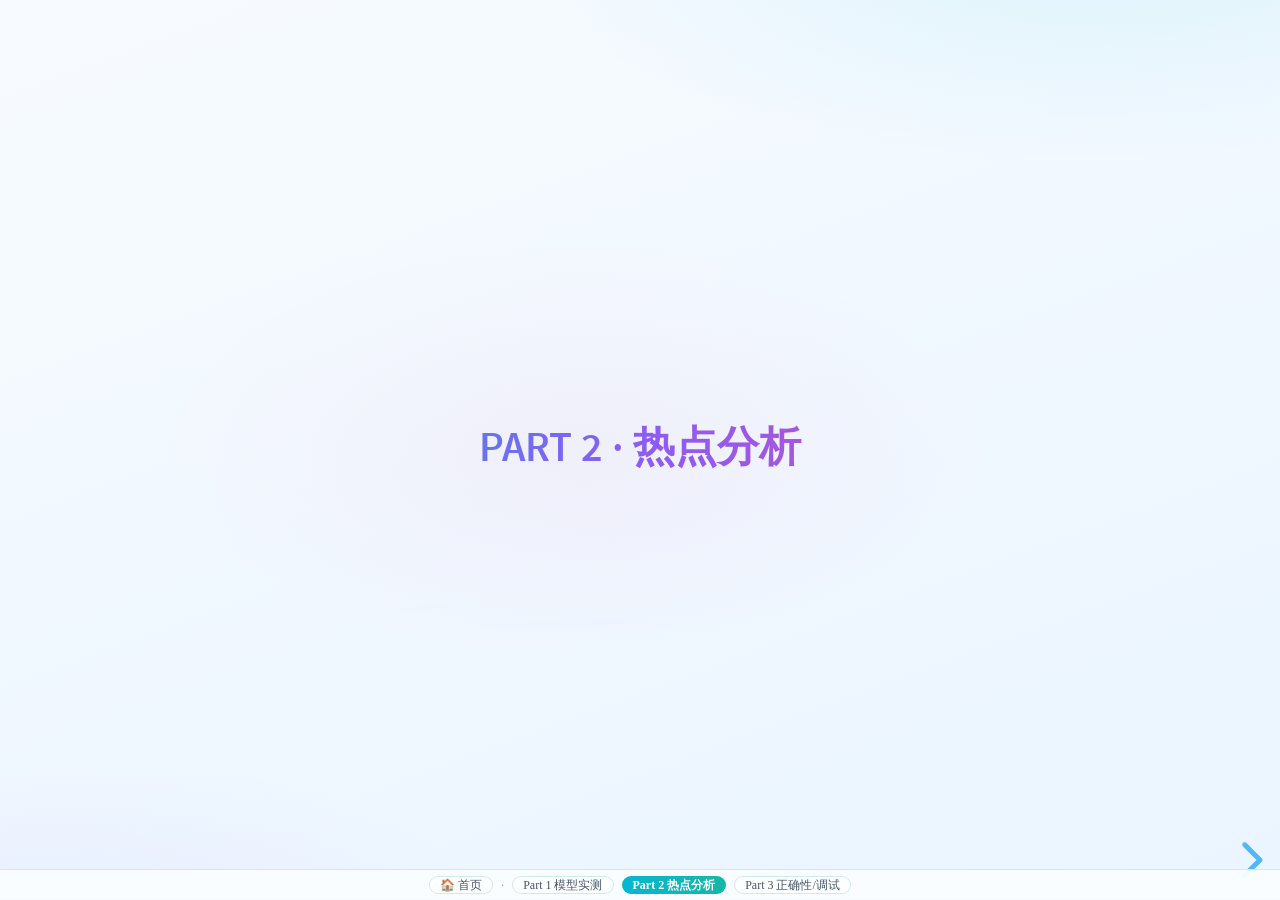
<file: llama-spacemit/part2.html>
<!DOCTYPE html>
<html lang="zh">
<head>
<meta charset="UTF-8">
<meta name="viewport" content="width=device-width, initial-scale=1.0">
<title>Part 2 · 热点分析 —— 旅程的体检报告</title>
<link rel="stylesheet" href="reveal/reveal.css">
<link rel="stylesheet" href="reveal/theme/black.css">
<link rel="stylesheet" href="assets/deck.css">
<link rel="stylesheet" href="assets/katex/katex.min.css">
<style>
/* Part 2 局部对齐微调：图例居中 + 微架构表数值列居中（不碰共享样式与数据逻辑） */
#hslegend { justify-content:center; }
#uatab th:nth-child(n+3):nth-child(-n+5),
#uatab td:nth-child(n+3):nth-child(-n+5) { text-align:center; }
</style>
</head>
<body>
<div class="reveal"><div class="slides">

<section>
  <h1>Part 2 · 热点分析</h1>
</section>

<section>
  <h2>本 Part 目录</h2>
  <table class="explain">
    <tr><th>页</th><th>内容</th></tr>
    <tr><td>P2-1</td><td>13 模型 IME-GEMM 占比（spacemit 构建）</td></tr>
    <tr><td>P2-2</td><td>单模型热点构成 + sp vs plain 加速比</td></tr>
    <tr><td>P2-3</td><td>微架构 / 瓶颈结论</td></tr>
  </table>
</section>

<section>
  <h2>P2-1 · 13 模型 IME-GEMM 占比（spacemit 构建）</h2>
  <p class="small center" style="margin:.1em 0 .3em;">IME-GEMM = 跑在 SpaceMiT IME（AI 矩阵加速指令）上的矩阵乘内核——就是调用链终点那批 <code>gemm_kernel_i8i8</code> 等，这里统计它们在 perf 采样里占多少。</p>
  <div style="text-align:center;margin:.3em 0;">
    <button class="buildbtn on" data-c="x100" onclick="showGemm('x100')">通用核 X100</button>
    <button class="buildbtn" data-c="a100" onclick="showGemm('a100')">AI核 A100</button>
  </div>
  <div id="gemmbox"></div>
  <p class="note" id="gemmnote">数据: <code>bash/profile_result.txt</code>（spacemit 构建, 每模型 1M 采样, args <code>-t 2 -p 128 -n 16</code>, 以 pp 为主）。GEMM 桶 = <code>gemm_kernel_i8i8</code> 与 IME 内环符号（BLK_LOOP / _K_LPST / K64_ / INNER_ / BLK_LPST / END）。</p>
</section>

<section>
  <h2>P2-2 · 单模型热点构成</h2>
  <div class="pills" id="hsbuild"></div>
  <div class="pills" id="hscluster"></div>
  <div class="pills" id="hsmodel"></div>
  <div class="stackwrap">
    <div class="stackbar2" id="hsbar"></div>
    <div class="legend" id="hslegend"></div>
  </div>
  <div class="hstat" id="hsstat"></div>
  <div class="panel" style="margin-top:.4em;"><div class="pt"><b>sp vs plain 加速比（AI 核 pp）</b></div>
    <div id="speedbox"></div>
    <p class="tiny">加速比 = sp / plain（norep）在 AI 核的 pp 比值，13 模型量级 50-100 倍（plain 构建 AI 核 pp 仅 0.3-8 t/s）。</p>
  </div>
</section>

<section>
  <h2>P2-3 · 微架构 / 瓶颈结论</h2>
  <table class="explain" id="uatab">
    <tr><th>构建</th><th>核簇</th><th>IPC</th><th>frontend stall</th><th>backend stall</th><th>热点</th></tr>
  </table>
  <div class="panels" style="margin-top:.5em;">
    <div class="panel"><div class="pt"><b>① plain × AI核</b></div>
      <p class="tiny">IPC 0.17、backend stall 88%、vec_dot 热点 98.5%：通用 RVV 内核在 1024-bit AI 核上既用不满向量位宽、又被单点积的内存延迟拖住（空等数据）→ 比 sp 慢 50-100x。plain 的 MUL_MAT 走 type×op 查表选通用 vec_dot，spacemit trait 没接管。</p></div>
    <div class="panel"><div class="pt"><b>② plain × 通用核</b></div>
      <p class="tiny">IPC ~1.0 但 frontend stall ~70%（表 69.7）、backend 仅 ~23%：取指跟不上执行（icache / 取指带宽），执行单元在<em>等指令</em>——与 AI 核「等数据」性质完全不同。</p></div>
    <div class="panel"><div class="pt"><b>③ spacemit：瓶颈在搬运不在乘加</b></div>
      <p class="tiny">两核簇 IPC 都只有 ~0.30、backend stall 76-78%（数据供给不足）：IME 计算单元大量空闲等数据。GEMM 占 54-89% 说明 pp 计算确实集中在 IME，但瓶颈在<em>喂数据</em>的 DRAM/L2 链路，不在乘加本身。</p></div>
    <div class="panel"><div class="pt"><b>④ tg：DRAM 带宽墙</b></div>
      <p class="tiny"><span class="math" data-math="\text{带宽}=\text{tg}\times\text{模型大小}"></span>：gemma-3-4b 7.0×2.48GB=17.5 GB/s；q1.5b-q4_k 18.8×1.12GB=21.0；trendyol-7b 4.7×4.72GB=22.2。10 模型反推 17.5-25.5 GB/s，多数 19-22。tg 每步只算 1 个 token，激活读完即弃 → 每次要把完整权重读一遍；perf 实测 vec_dot 吞吐封顶 ~20 GB/s → <em>带宽墙是硬件限制</em>。</p></div>
  </div>
</section>

</div></div>

<script src="deck_data.js"></script>
<script src="reveal/reveal.js"></script>
<script src="assets/katex/katex.min.js"></script>
<script src="assets/deck.js"></script>
<script>
initDeck({ part: 2 });
var D = window.DECK_DATA;
function fmt(x){ return Math.round(x*10)/10; }
function pct(x){ return (Math.round(x*10)/10)+'%'; }

/* P2-1 IME-GEMM 占比 */
function showGemm(c){
  var btns = document.querySelectorAll('[data-c]');
  for (var j=0;j<btns.length;j++) btns[j].classList.toggle('on', btns[j].getAttribute('data-c')===c);
  var rows = [];
  for (var i=0;i<D.model_order.length;i++){
    var m = D.model_order[i];
    var g = (D.profile_models.spacemit[m][c].buckets.gemm||0);
    rows.push({m:m, g:g});
  }
  rows.sort(function(a,b2){ return b2.g-a.g; });
  var max = rows[0].g, html = '';
  for (var i=0;i<rows.length;i++){
    var r = rows[i];
    html += '<div class="hb"><div class="l">'+r.m+'</div><div class="track"><div class="fill" style="width:'+(r.g/max*100)+'%;background:#34c98f"></div></div><div class="v">'+pct(r.g)+'</div></div>';
  }
  document.getElementById('gemmbox').innerHTML = html;
  document.getElementById('gemmnote').textContent = '数据: bash/profile_result.txt (spacemit 构建, ' + (c==='x100'?'通用核 X100':'AI核 A100') + ', 每模型 1M 采样, args -t 2 -p 128 -n 16, 以 pp 为主)。GEMM 桶 = gemm_kernel_i8i8 与 IME 内环符号 (BLK_LOOP/_K_LPST/K64_/INNER_/BLK_LPST/END)。';
}

/* P2-2 单模型热点构成 */
var HS_BUILDS = [['spacemit','sp 构建'],['plain-repack','rep 构建'],['plain-norepack','norep 构建']];
var HS_CLUSTERS = [['x100','通用核 X100'],['a100','AI核 A100']];
var HS_STATE = {build:'spacemit', cluster:'x100', model:'Q3-0.6B'};
var BUCKET_META = {
  gemm:{c:'#14b8a6', l:'GEMM(IME)'}, vec_dot:{c:'#a855f7', l:'vec_dot(通用)'},
  attn:{c:'#5a9cf8', l:'flash_attn'}, ops:{c:'#e3a63a', l:'ops(归一化等)'},
  repack:{c:'#ec4899', l:'repack'}, thread:{c:'#94a3b8', l:'线程同步'},
  memcpy:{c:'#f87171', l:'memcpy'}, misc:{c:'#7a8595', l:'其它'}
};
function renderHSPills(){
  var hb = '', hc = '', hm = '';
  for (var i=0;i<HS_BUILDS.length;i++){
    var b = HS_BUILDS[i];
    hb += '<button class="pill'+(b[0]===HS_STATE.build?' on':'')+'" onclick="setHS(\'build\',\''+b[0]+'\')">'+b[1]+'</button>';
  }
  for (var i=0;i<HS_CLUSTERS.length;i++){
    var c = HS_CLUSTERS[i];
    hc += '<button class="pill'+(c[0]===HS_STATE.cluster?' on':'')+'" onclick="setHS(\'cluster\',\''+c[0]+'\')">'+c[1]+'</button>';
  }
  for (var i=0;i<D.model_order.length;i++){
    var m = D.model_order[i];
    hm += '<button class="pill'+(m===HS_STATE.model?' on':'')+'" onclick="setHS(\'model\',\''+m+'\')">'+m+'</button>';
  }
  document.getElementById('hsbuild').innerHTML = hb;
  document.getElementById('hscluster').innerHTML = hc;
  document.getElementById('hsmodel').innerHTML = hm;
  renderHS();
}
function setHS(k, v){ HS_STATE[k] = v; renderHSPills(); }
function renderHS(){
  var pm = D.profile_models[HS_STATE.build][HS_STATE.model][HS_STATE.cluster];
  var buckets = pm.buckets;
  var order = Object.keys(buckets).sort(function(a,b2){ return buckets[b2]-buckets[a]; });
  var seg = '', leg = '';
  for (var i=0;i<order.length;i++){
    var k = order[i], v = buckets[k], meta = BUCKET_META[k]||{c:'#7a8595', l:k};
    seg += '<div class="seg" style="width:'+v+'%;background:'+meta.c+'">'+meta.l.split('(')[0]+' '+Math.round(v)+'</div>';
    leg += '<span><span class="sw" style="background:'+meta.c+'"></span>'+meta.l+'</span>';
  }
  document.getElementById('hsbar').innerHTML = seg;
  document.getElementById('hslegend').innerHTML = leg;
  var top = pm.top && pm.top[0] ? pm.top[0].sym+' '+Math.round(pm.top[0].pct)+'%' : '-';
  document.getElementById('hsstat').innerHTML =
    '<span class="hs">IPC <b>'+pm.ipc+'</b></span>'
    + '<span class="hs">backend stall <b>'+pm.backend+'%</b></span>'
    + '<span class="hs">frontend stall <b>'+(pm.frontend||0)+'%</b></span>'
    + '<span class="hs">top <b>'+top+'</b></span>';
}

/* 新增：sp vs plain 加速比条图（AI 核 pp，派生数据） */
function renderSpeedup(){
  var rows = [];
  for (var i=0;i<D.model_order.length;i++){
    var m = D.model_order[i];
    var sp = D.models[m]['spacemit']['a100'].pp;
    var pl = D.models[m]['plain-norepack']['a100'].pp;
    if (pl <= 0) continue;
    rows.push({m:m, r:sp/pl});
  }
  rows.sort(function(a,b2){ return b2.r-a.r; });
  var maxr = rows[0].r, html = '';
  for (var i=0;i<rows.length;i++){
    var w = Math.min(100, rows[i].r/maxr*100);
    html += '<div class="hb"><div class="l">'+rows[i].m+'</div><div class="track"><div class="fill" style="width:'+w+'%;background:linear-gradient(90deg,var(--c),var(--v))"></div></div><div class="v">'+fmt(rows[i].r)+'x</div></div>';
  }
  document.getElementById('speedbox').innerHTML = html;
}

/* P2-3 微架构表（数据驱动自 D.profile） */
function renderMicro(){
  var rows = [
    ['plain（repack）', 'AI核', D.profile['plain-repack']['a100'], 'vec_dot'],
    ['plain（repack）', '通用核', D.profile['plain-repack']['x100'], 'vec_dot'],
    ['spacemit', 'AI核', D.profile['spacemit']['a100'], 'gemm'],
    ['spacemit', '通用核', D.profile['spacemit']['x100'], 'gemm']
  ];
  var html = '';
  for (var i=0;i<rows.length;i++){
    var r = rows[i], p = r[2];
    var hot = p.buckets[r[3]] != null ? pct(p.buckets[r[3]]) : '-';
    var ipcCls = p.ipc < 0.2 ? 'neg' : (p.ipc < 0.5 ? 'warn' : '');
    var feCls = p.frontend > 50 ? 'warn' : '';
    var beCls = p.backend > 50 ? 'warn' : '';
    html += '<tr><td>'+r[0]+'</td><td>'+r[1]+'</td><td class="'+ipcCls+'">'+p.ipc.toFixed(2)+'</td><td class="'+feCls+'">'+p.frontend+'%</td><td class="'+beCls+'">'+p.backend+'%</td><td>'+r[3]+' '+hot+'</td></tr>';
  }
  document.getElementById('uatab').innerHTML = '<tr><th>构建</th><th>核簇</th><th>IPC</th><th>frontend stall</th><th>backend stall</th><th>热点</th></tr>' + html;
}

window.addEventListener('load', function(){
  showGemm('x100');
  renderHSPills();
  renderSpeedup();
  renderMicro();
});
</script>
</body>
</html>
</file>
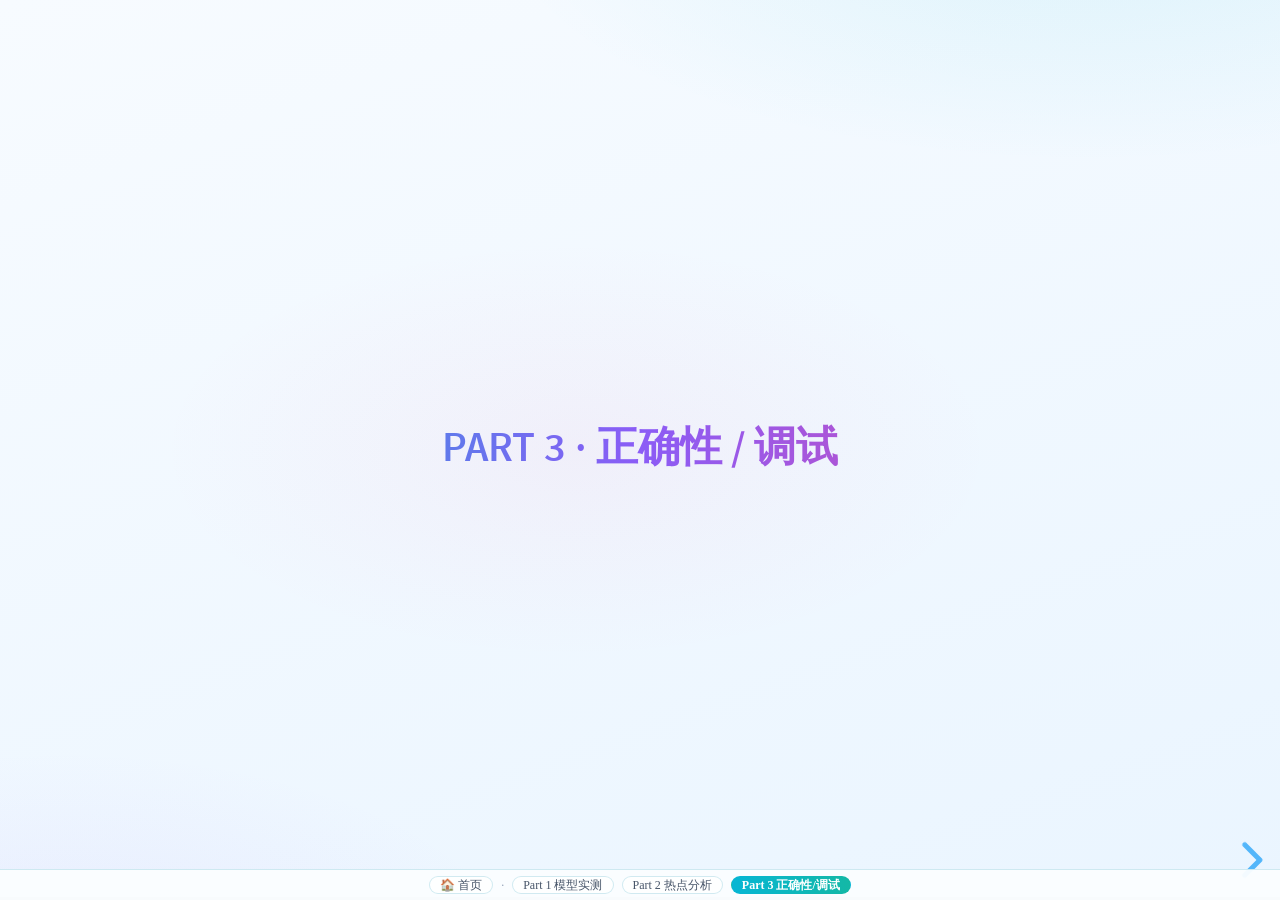
<file: llama-spacemit/part3.html>
<!DOCTYPE html>
<html lang="zh">
<head>
<meta charset="UTF-8">
<meta name="viewport" content="width=device-width, initial-scale=1.0">
<title>Part 3 · 正确性 / 调试 —— 旅程的安全保障</title>
<link rel="stylesheet" href="reveal/reveal.css">
<link rel="stylesheet" href="reveal/theme/black.css">
<link rel="stylesheet" href="assets/deck.css">
<link rel="stylesheet" href="assets/katex/katex.min.css">
</head>
<body>
<div class="reveal"><div class="slides">

<section>
  <h1>Part 3 · 正确性 / 调试</h1>
</section>

<section>
  <h2>本 Part 目录</h2>
  <table class="explain">
    <tr><th>页</th><th>内容</th></tr>
    <tr><td>P3-1</td><td>正确性验证：20 类量化 × 6 构建/核簇</td></tr>
    <tr><td>P3-2</td><td>TCM 崩溃/泄漏：现象 → 定位 → 解决</td></tr>
  </table>
</section>

<section>
  <h2>P3-1 · 正确性验证：20 类量化 × 6 构建/核簇</h2>
  <p class="small" style="margin-bottom:.3em;">误差 = test-quantize-fns 相对 reference 实现。先 <code>vlen</code> 验核簇真值（通用核 256bit / AI核 1024bit），再对拍。</p>
  <div id="ctbtns" style="text-align:center;margin-bottom:.3em;">
    <button class="buildbtn" onclick="toggleCtMetric()" id="ctmetric">指标: abs 误差</button>
    <button class="buildbtn all on" data-b="all" onclick="showCt('all')">全部 6 构建</button>
    <button class="buildbtn" data-b="u-sp" onclick="showCt('u-sp')">通用核 sp</button>
    <button class="buildbtn" data-b="u-rep" onclick="showCt('u-rep')">通用核 rep</button>
    <button class="buildbtn" data-b="u-norep" onclick="showCt('u-norep')">通用核 norep</button>
    <button class="buildbtn" data-b="a-sp" onclick="showCt('a-sp')">AI核 sp</button>
    <button class="buildbtn" data-b="a-rep" onclick="showCt('a-rep')">AI核 rep</button>
    <button class="buildbtn" data-b="a-norep" onclick="showCt('a-norep')">AI核 norep</button>
  </div>
  <div id="ctwrap"></div>
  <p class="note" id="ctnote">颜色: <span class="e0">绿</span> = 误差 &lt; 0.001, <span class="e1">黄</span> = 0.001~0.01, <span class="e2">红</span> = ≥ 0.01。</p>
</section>

<section>
  <h2>P3-2 · TCM 崩溃/泄漏：现象 → 定位 → 解决</h2>
  <div class="panels">
    <div class="panel"><div class="pt"><b>现象</b></div>
      <p class="tiny"><code>-t 16</code> 线程号越界 abort（与 TCM 无关）；崩溃后 8 块 TCM 泄漏、owner 是死线程 → 之后 wait 必超时 → 自锁级联。</p></div>
    <div class="panel"><div class="pt"><b>定位</b></div>
      <p class="tiny">探针直调 libspine_tcm：8/8 块 <em>is_acquired=1</em> 且 owner 是已退出线程 → 泄漏实锤。</p></div>
    <div class="panel"><div class="pt"><b>解决</b></div>
      <p class="tiny">① <code>spacemit-tcm-smi -c</code> 一键清理；② 临时 <code>SPACEMIT_DISABLE_TCM=1</code> 绕过；③ 根治 <code>-t 8</code> ≤ 首选核数，崩溃后先清再跑。</p></div>
  </div>
  <p class="tiny center" style="color:var(--warn);">最容易踩的坑：崩溃后不先清理就重跑，第二次超时是第一条泄漏的余波，会误判"修复无效"。</p>
</section>

<section>
  <h1>谢谢</h1>
  <p>一个 token 的旅程：GGML 解析 + K3 实测 + TCM 调试</p>
  <p class="small center">欢迎交流 · 回 <a href="index.html" style="color:#0369a1">门户页</a></p>
</section>

</div></div>

<script src="deck_data.js"></script>
<script src="deck_code.js"></script>
<script src="reveal/reveal.js"></script>
<script src="assets/annotations.js"></script>
<script src="assets/katex/katex.min.js"></script>
<script src="assets/deck.js"></script>
<script>
initDeck({ part: 3 });
var D = window.DECK_DATA;

var CT_STATE = 'all', CT_METRIC = 'abs';
var BUILD_DEFS = [
  ['u-sp','spacemit','x100','通用核 sp'], ['u-rep','plain-repack','x100','通用核 rep'],
  ['u-norep','plain-norepack','x100','通用核 norep'], ['a-sp','spacemit','a100','AI核 sp'],
  ['a-rep','plain-repack','a100','AI核 rep'], ['a-norep','plain-norepack','a100','AI核 norep']
];
function clsErr(v){ return v<0.001?'e0':(v<0.01?'e1':'e2'); }
function renderCt(){
  var order = D.correctness.order, html = '';
  if (CT_STATE==='all'){
    html = '<table id="ct"><thead><tr><th>量化类型</th>';
    for (var j=0;j<BUILD_DEFS.length;j++) html += '<th>'+BUILD_DEFS[j][3]+'</th>';
    html += '</tr></thead><tbody>';
    for (var i=0;i<order.length;i++){
      var t = order[i];
      html += '<tr><td>'+t+'</td>';
      for (var j=0;j<BUILD_DEFS.length;j++){
        var b = BUILD_DEFS[j], e = D.correctness.builds[b[1]][b[2]][t];
        var v = e ? e[CT_METRIC] : null;
        html += '<td class="'+(v==null?'':clsErr(v))+'">'+(v==null?'-':v.toExponential(2))+'</td>';
      }
      html += '</tr>';
    }
    html += '</tbody></table>';
  } else {
    var bd = null;
    for (var j=0;j<BUILD_DEFS.length;j++) if (BUILD_DEFS[j][0]===CT_STATE) bd = BUILD_DEFS[j];
    html = '<table id="ct"><thead><tr><th>量化类型</th><th>abs 误差</th><th>dot 误差</th><th>ok</th></tr></thead><tbody>';
    for (var i=0;i<order.length;i++){
      var t = order[i], e = D.correctness.builds[bd[1]][bd[2]][t];
      html += '<tr><td>'+t+'</td>'
        + '<td class="'+(e?clsErr(e.abs):'')+'">'+(e?e.abs.toExponential(2):'-')+'</td>'
        + '<td class="'+(e?clsErr(e.dot):'')+'">'+(e?e.dot.toExponential(2):'-')+'</td>'
        + '<td class="'+(e&&e.ok?'okrow':'neg')+'">'+(e&&e.ok?'ok':'FAIL')+'</td></tr>';
    }
    html += '</tbody></table>';
  }
  document.getElementById('ctwrap').innerHTML = html;
}
function showCt(b){
  CT_STATE = b;
  var btns = document.querySelectorAll('#ctbtns .buildbtn[data-b]');
  for (var j=0;j<btns.length;j++) btns[j].classList.toggle('on', btns[j].getAttribute('data-b')===b);
  renderCt();
}
function toggleCtMetric(){
  CT_METRIC = CT_METRIC==='abs' ? 'dot' : 'abs';
  document.getElementById('ctmetric').textContent = '指标: ' + (CT_METRIC==='abs'?'abs 误差':'dot 误差');
  renderCt();
}

window.addEventListener('load', function(){ renderCt(); });
</script>
</body>
</html>
</file>
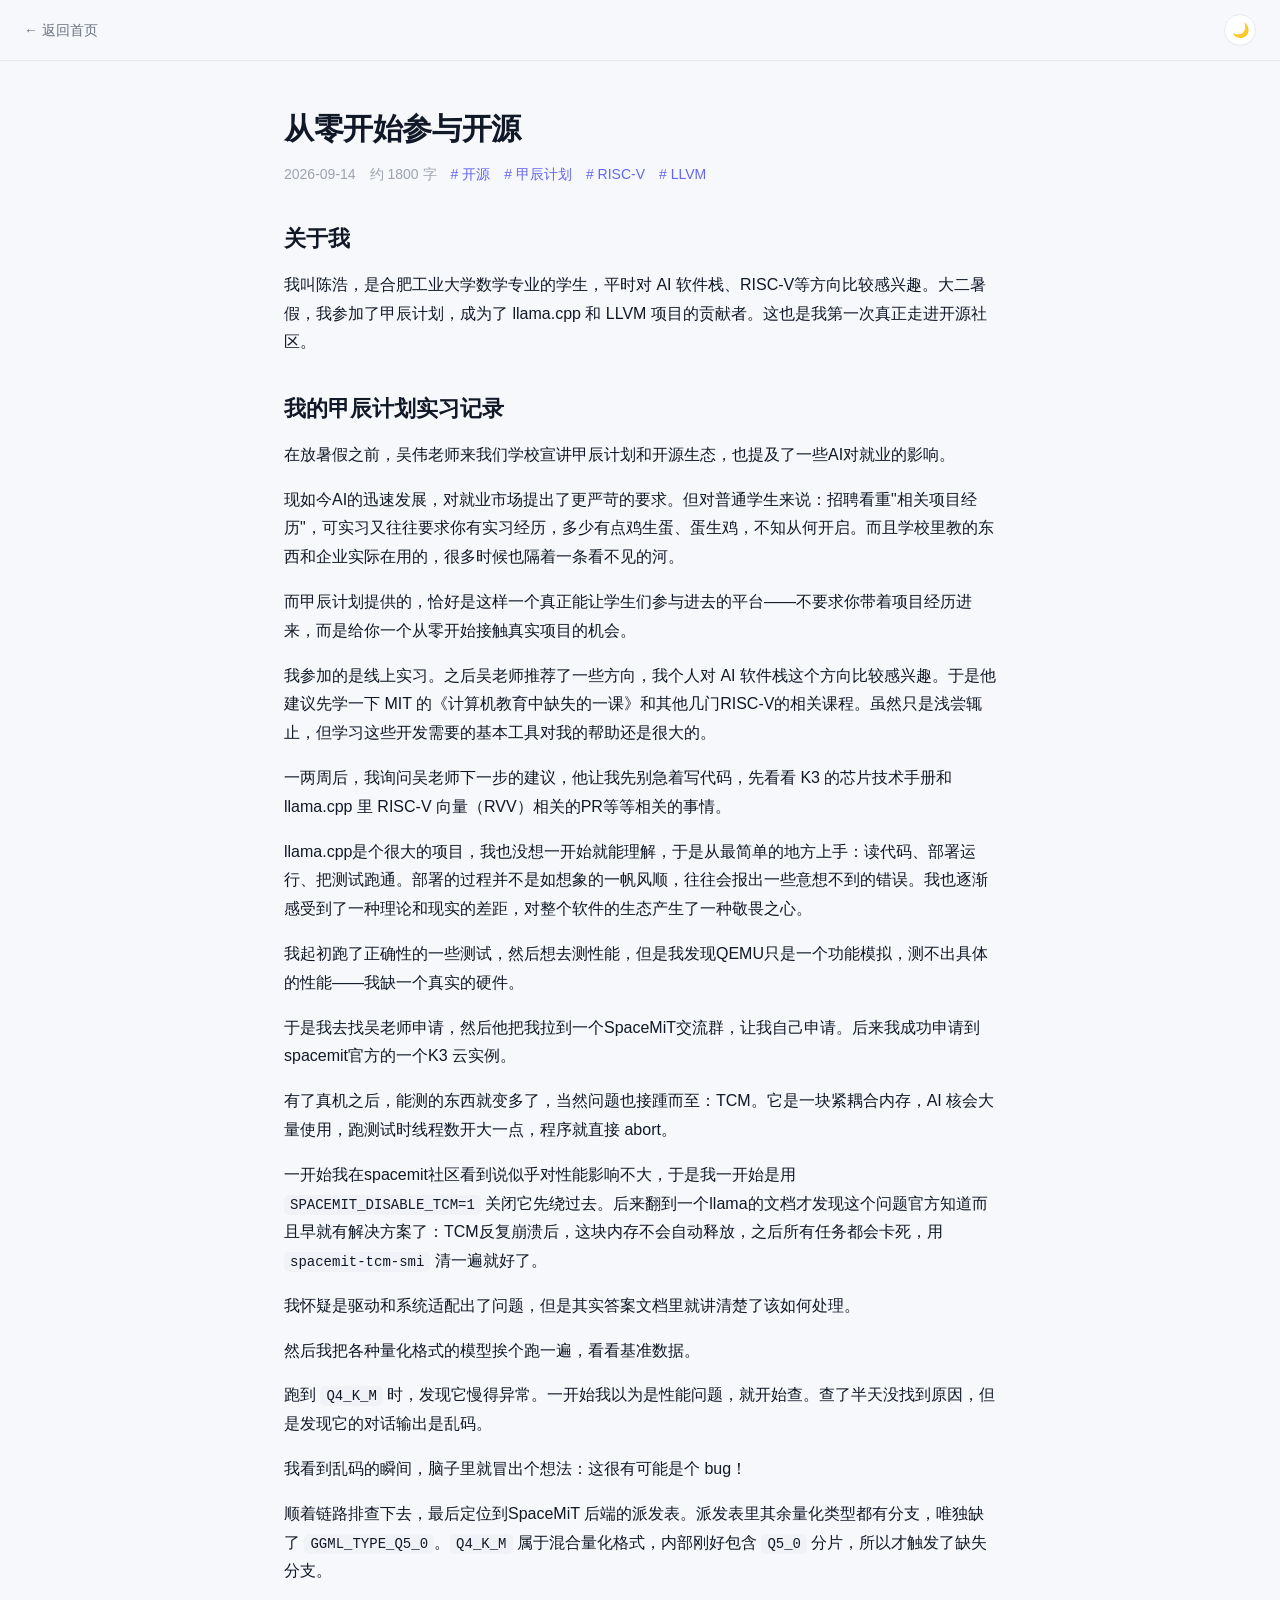
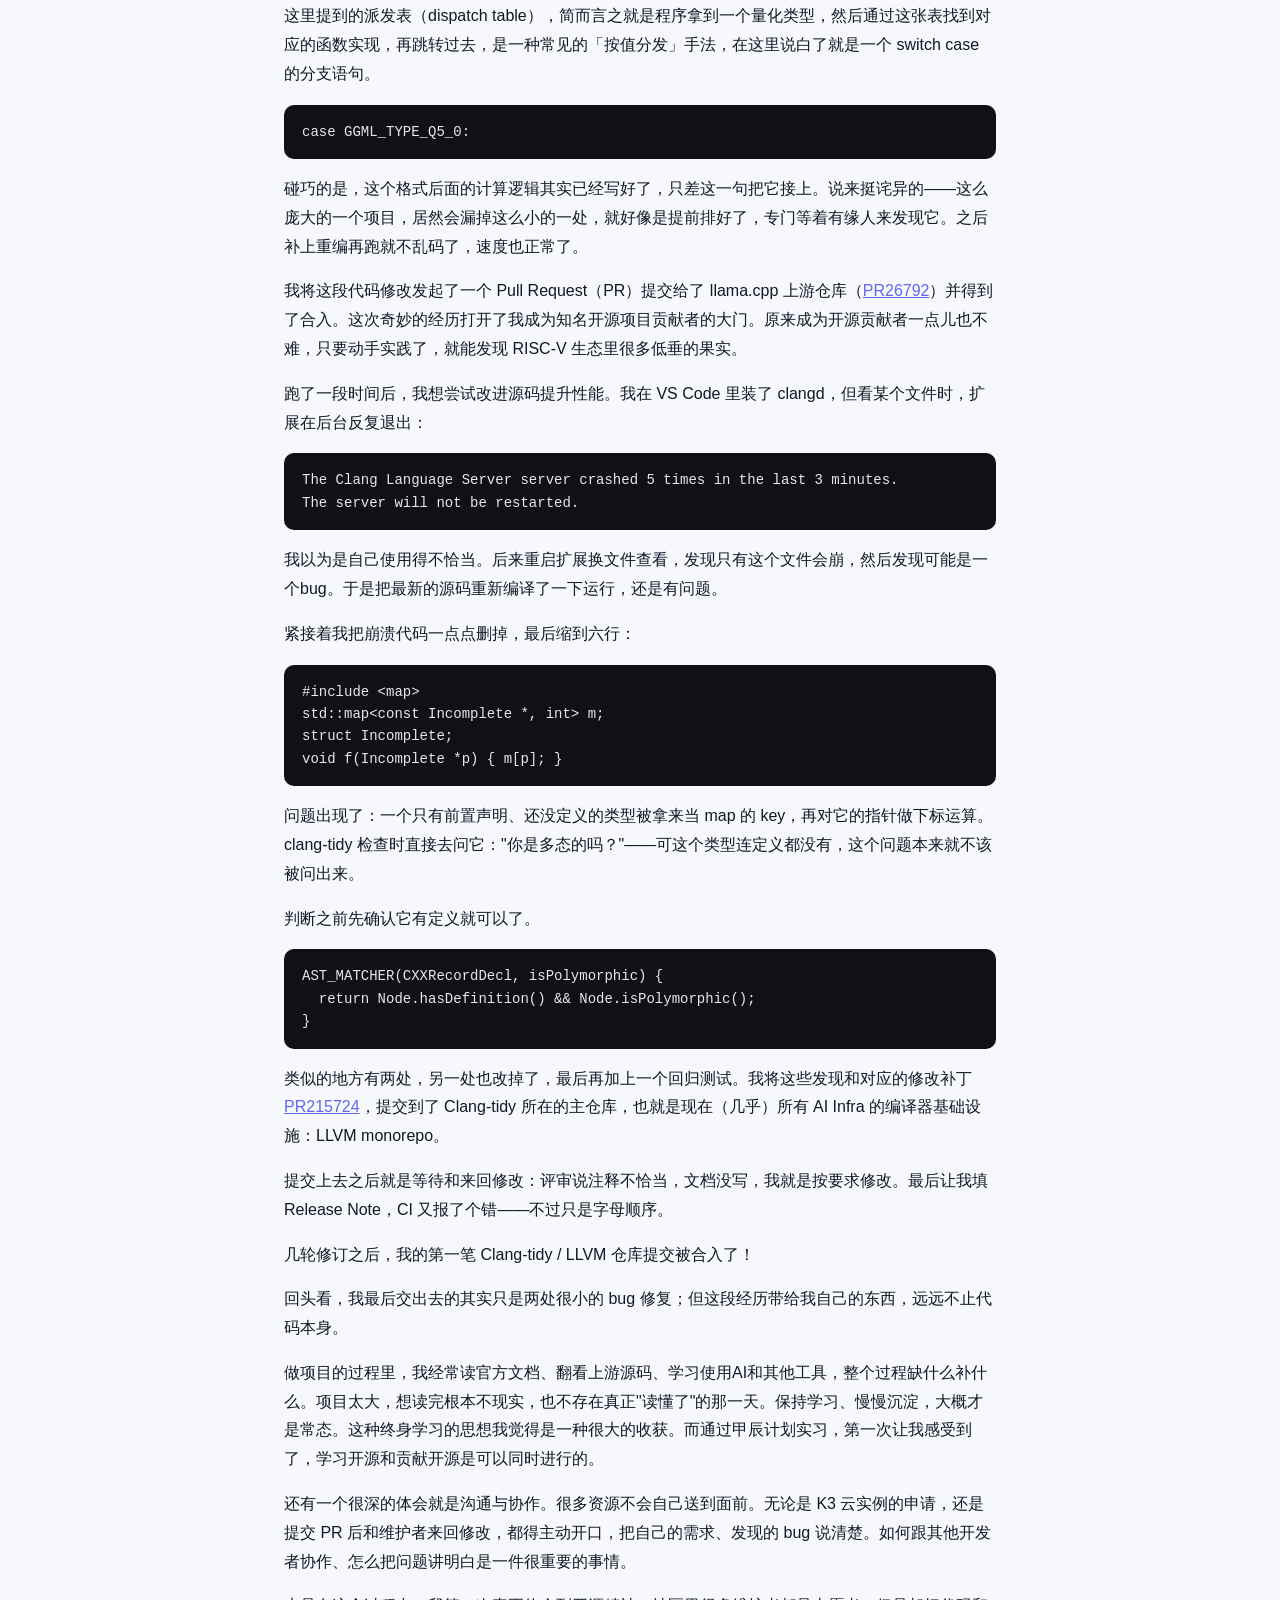
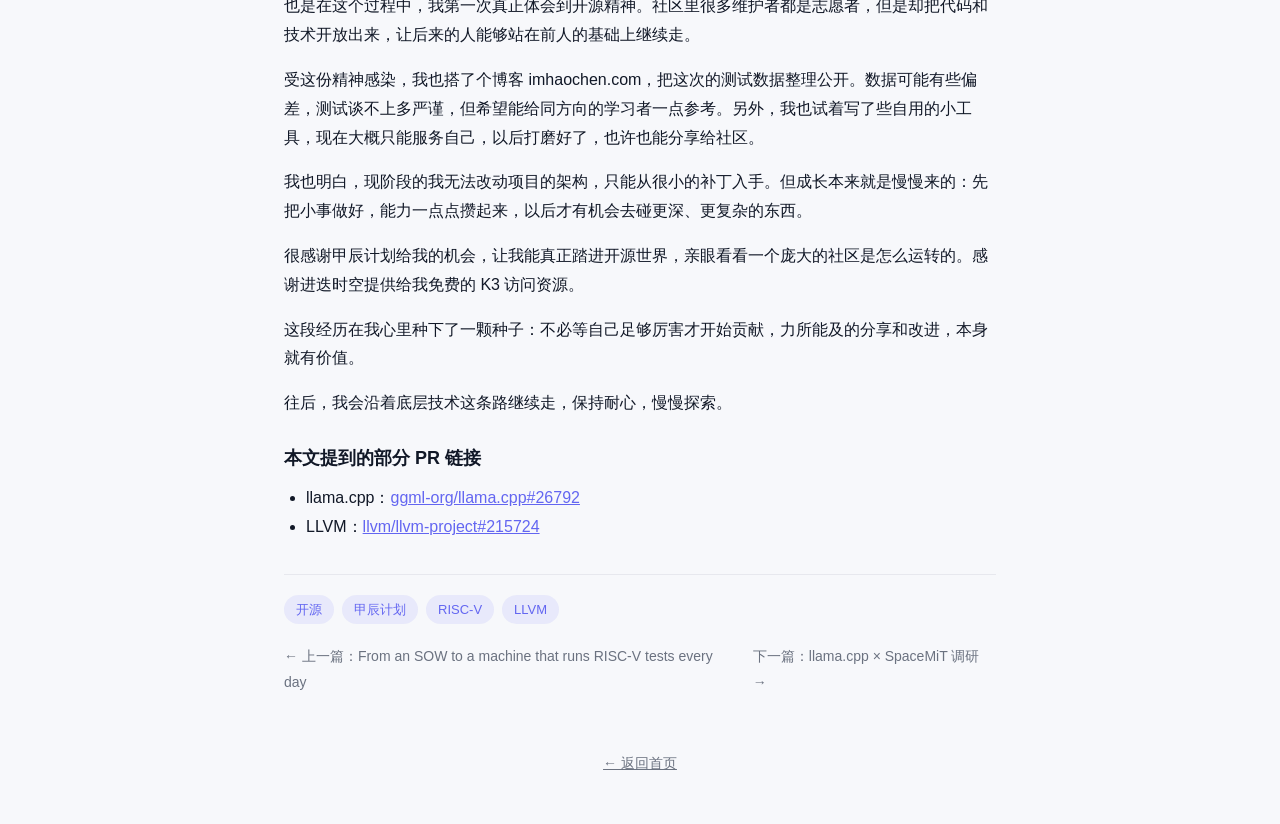
<file: posts/from-zero-to-open-source.html>
<!DOCTYPE html>
<html lang="zh-CN">
<head>
<meta charset="UTF-8">
<meta name="viewport" content="width=device-width, initial-scale=1.0">
<meta name="description" content="甲辰计划线上实习记录：从读 K3 手册到定位 Q5_0 缺失分支、给 clang-tidy 修 bug">
<link rel="icon" type="image/png" href="../avatar.png">
<title>从零开始参与开源 · Hao Chen</title>
<style>
  :root {
    --bg: #f7f8fb; --surface: #ffffff; --text: #111827; --muted: #6b7280;
    --faint: #9ca3af; --border: #e7e8ee; --accent: #6366f1; --accent-2: #a855f7; --accent-3: #ec4899;
  }
  :root[data-theme="dark"] {
    --bg: #0a0b10; --surface: #13141b; --text: #eceef4; --muted: #9aa1b2;
    --faint: #636b7c; --border: #23252f; --accent: #818cf8; --accent-2: #c084fc; --accent-3: #f472b6;
  }
  * { margin: 0; padding: 0; box-sizing: border-box; }
  body {
    font-family: -apple-system, BlinkMacSystemFont, "Segoe UI", "PingFang SC", "Microsoft YaHei", sans-serif;
    background: var(--bg); color: var(--text); line-height: 1.8; -webkit-font-smoothing: antialiased;
  }
  .wrap { max-width: 760px; margin: 0 auto; padding: 0 24px; }
  .header { border-bottom: 1px solid var(--border); padding: 14px 24px; display: flex; align-items: center; justify-content: space-between; position: sticky; top: 0; background: color-mix(in srgb, var(--bg) 85%, transparent); backdrop-filter: blur(8px); }
  .header .left a { color: var(--muted); font-size: 14px; text-decoration: none; }
  .header .left a:hover { color: var(--accent); }
  .header .brand { font-weight: 700; font-size: 15px; }
  .theme-btn { background: var(--surface); color: var(--text); border: 1px solid var(--border); border-radius: 999px; width: 32px; height: 32px; cursor: pointer; font-size: 14px; display: flex; align-items: center; justify-content: center; }
  article { padding: 48px 0 32px; }
  h1 { font-size: 30px; letter-spacing: -.4px; line-height: 1.3; margin-bottom: 14px; }
  .meta { color: var(--faint); font-size: 14px; margin-bottom: 28px; display: flex; gap: 14px; flex-wrap: wrap; }
  .meta .tag { color: var(--accent); }
  .body { font-size: 16px; color: var(--text); }
  .body h2 { font-size: 22px; margin: 32px 0 12px; }
  .body h3 { font-size: 18px; margin: 24px 0 10px; }
  .body p { margin-bottom: 16px; }
  .body ul, .body ol { margin: 0 0 16px 22px; }
  .body code {
    background: var(--surface-2, #f1f2f7); padding: 2px 6px; border-radius: 5px;
    font-family: ui-monospace, "SF Mono", Consolas, monospace; font-size: 14px;
  }
  :root[data-theme="dark"] .body code { background: #1f2230; }
  .body pre {
    background: #0f1117; color: #e6e8ee; padding: 16px 18px; border-radius: 10px;
    overflow-x: auto; margin-bottom: 16px; font-size: 14px; line-height: 1.6;
  }
  .body pre code { background: transparent; padding: 0; color: inherit; }
  .body img { max-width: 100%; border-radius: 10px; }
  .body a { color: var(--accent); }

  .post-end { border-top: 1px solid var(--border); margin-top: 32px; padding-top: 20px; }
  .tags-row { display: flex; flex-wrap: wrap; gap: 8px; margin-bottom: 20px; }
  .tags-row .tag { font-size: 13px; color: var(--accent); background: color-mix(in srgb, var(--accent) 10%, transparent); padding: 3px 12px; border-radius: 999px; }
  .prevnext { display: flex; justify-content: space-between; gap: 16px; font-size: 14px; }
  .prevnext a { color: var(--muted); text-decoration: none; }
  .prevnext a:hover { color: var(--accent); }
  .prevnext .empty { color: var(--faint); }
  .back { display: block; text-align: center; margin: 24px 0 48px; color: var(--muted); font-size: 14px; }
</style>
</head>
<body>
  <div class="header">
    <div class="left"><a href="../index.html">← 返回首页</a></div>
    <button class="theme-btn" onclick="toggleTheme()" title="切换主题">🌙</button>
  </div>
  <div class="wrap">
    <article>
      <h1>从零开始参与开源</h1>
      <div class="meta">
        <span>2026-09-14</span>
        <span>约 1800 字</span>
        <span class="tag"># 开源</span>
        <span class="tag"># 甲辰计划</span>
        <span class="tag"># RISC-V</span>
        <span class="tag"># LLVM</span>
      </div>
      <div class="body">
        <h2>关于我</h2>
        <p>我叫陈浩，是合肥工业大学数学专业的学生，平时对 AI 软件栈、RISC-V等方向比较感兴趣。大二暑假，我参加了甲辰计划，成为了 llama.cpp 和 LLVM 项目的贡献者。这也是我第一次真正走进开源社区。</p>
        <h2>我的甲辰计划实习记录</h2>
        <p>在放暑假之前，吴伟老师来我们学校宣讲甲辰计划和开源生态，也提及了一些AI对就业的影响。</p>
        <p>现如今AI的迅速发展，对就业市场提出了更严苛的要求。但对普通学生来说：招聘看重"相关项目经历"，可实习又往往要求你有实习经历，多少有点鸡生蛋、蛋生鸡，不知从何开启。而且学校里教的东西和企业实际在用的，很多时候也隔着一条看不见的河。</p>
        <p>而甲辰计划提供的，恰好是这样一个真正能让学生们参与进去的平台——不要求你带着项目经历进来，而是给你一个从零开始接触真实项目的机会。</p>
        <p>我参加的是线上实习。之后吴老师推荐了一些方向，我个人对 AI 软件栈这个方向比较感兴趣。于是他建议先学一下 MIT 的《计算机教育中缺失的一课》和其他几门RISC-V的相关课程。虽然只是浅尝辄止，但学习这些开发需要的基本工具对我的帮助还是很大的。</p>
        <p>一两周后，我询问吴老师下一步的建议，他让我先别急着写代码，先看看 K3 的芯片技术手册和llama.cpp 里 RISC-V 向量（RVV）相关的PR等等相关的事情。</p>
        <p>llama.cpp是个很大的项目，我也没想一开始就能理解，于是从最简单的地方上手：读代码、部署运行、把测试跑通。部署的过程并不是如想象的一帆风顺，往往会报出一些意想不到的错误。我也逐渐感受到了一种理论和现实的差距，对整个软件的生态产生了一种敬畏之心。</p>
        <p>我起初跑了正确性的一些测试，然后想去测性能，但是我发现QEMU只是一个功能模拟，测不出具体的性能——我缺一个真实的硬件。</p>
        <p>于是我去找吴老师申请，然后他把我拉到一个SpaceMiT交流群，让我自己申请。后来我成功申请到spacemit官方的一个K3 云实例。</p>
        <p>有了真机之后，能测的东西就变多了，当然问题也接踵而至：TCM。它是一块紧耦合内存，AI 核会大量使用，跑测试时线程数开大一点，程序就直接 abort。</p>
        <p>一开始我在spacemit社区看到说似乎对性能影响不大，于是我一开始是用 <code>SPACEMIT_DISABLE_TCM=1</code> 关闭它先绕过去。后来翻到一个llama的文档才发现这个问题官方知道而且早就有解决方案了：TCM反复崩溃后，这块内存不会自动释放，之后所有任务都会卡死，用 <code>spacemit-tcm-smi</code> 清一遍就好了。</p>
        <p>我怀疑是驱动和系统适配出了问题，但是其实答案文档里就讲清楚了该如何处理。</p>
        <p>然后我把各种量化格式的模型挨个跑一遍，看看基准数据。</p>
        <p>跑到 <code>Q4_K_M</code> 时，发现它慢得异常。一开始我以为是性能问题，就开始查。查了半天没找到原因，但是发现它的对话输出是乱码。</p>
        <p>我看到乱码的瞬间，脑子里就冒出个想法：这很有可能是个 bug！</p>
        <p>顺着链路排查下去，最后定位到SpaceMiT 后端的派发表。派发表里其余量化类型都有分支，唯独缺了 <code>GGML_TYPE_Q5_0</code>。<code>Q4_K_M</code> 属于混合量化格式，内部刚好包含 <code>Q5_0</code> 分片，所以才触发了缺失分支。</p>
        <p>这里提到的派发表（dispatch table），简而言之就是程序拿到一个量化类型，然后通过这张表找到对应的函数实现，再跳转过去，是一种常见的「按值分发」手法，在这里说白了就是一个 switch case 的分支语句。</p>
        <pre><code>case GGML_TYPE_Q5_0:</code></pre>
        <p>碰巧的是，这个格式后面的计算逻辑其实已经写好了，只差这一句把它接上。说来挺诧异的——这么庞大的一个项目，居然会漏掉这么小的一处，就好像是提前排好了，专门等着有缘人来发现它。之后补上重编再跑就不乱码了，速度也正常了。</p>
        <p>我将这段代码修改发起了一个 Pull Request（PR）提交给了 llama.cpp 上游仓库（<a href="https://github.com/ggml-org/llama.cpp/pull/26792" target="_blank" rel="noopener">PR26792</a>）并得到了合入。这次奇妙的经历打开了我成为知名开源项目贡献者的大门。原来成为开源贡献者一点儿也不难，只要动手实践了，就能发现 RISC-V 生态里很多低垂的果实。</p>
        <p>跑了一段时间后，我想尝试改进源码提升性能。我在 VS Code 里装了 clangd，但看某个文件时，扩展在后台反复退出：</p>
        <pre><code>The Clang Language Server server crashed 5 times in the last 3 minutes.
The server will not be restarted.</code></pre>
        <p>我以为是自己使用得不恰当。后来重启扩展换文件查看，发现只有这个文件会崩，然后发现可能是一个bug。于是把最新的源码重新编译了一下运行，还是有问题。</p>
        <p>紧接着我把崩溃代码一点点删掉，最后缩到六行：</p>
        <pre><code>#include &lt;map&gt;
std::map&lt;const Incomplete *, int&gt; m;
struct Incomplete;
void f(Incomplete *p) { m[p]; }</code></pre>
        <p>问题出现了：一个只有前置声明、还没定义的类型被拿来当 map 的 key，再对它的指针做下标运算。clang-tidy 检查时直接去问它："你是多态的吗？"——可这个类型连定义都没有，这个问题本来就不该被问出来。</p>
        <p>判断之前先确认它有定义就可以了。</p>
        <pre><code>AST_MATCHER(CXXRecordDecl, isPolymorphic) {
  return Node.hasDefinition() &amp;&amp; Node.isPolymorphic();
}</code></pre>
        <p>类似的地方有两处，另一处也改掉了，最后再加上一个回归测试。我将这些发现和对应的修改补丁 <a href="https://github.com/llvm/llvm-project/pull/215724" target="_blank" rel="noopener">PR215724</a>，提交到了 Clang-tidy 所在的主仓库，也就是现在（几乎）所有 AI Infra 的编译器基础设施：LLVM monorepo。</p>
        <p>提交上去之后就是等待和来回修改：评审说注释不恰当，文档没写，我就是按要求修改。最后让我填 Release Note，CI 又报了个错——不过只是字母顺序。</p>
        <p>几轮修订之后，我的第一笔 Clang-tidy / LLVM 仓库提交被合入了！</p>
        <p>回头看，我最后交出去的其实只是两处很小的 bug 修复；但这段经历带给我自己的东西，远远不止代码本身。</p>
        <p>做项目的过程里，我经常读官方文档、翻看上游源码、学习使用AI和其他工具，整个过程缺什么补什么。项目太大，想读完根本不现实，也不存在真正"读懂了"的那一天。保持学习、慢慢沉淀，大概才是常态。这种终身学习的思想我觉得是一种很大的收获。而通过甲辰计划实习，第一次让我感受到了，学习开源和贡献开源是可以同时进行的。</p>
        <p>还有一个很深的体会就是沟通与协作。很多资源不会自己送到面前。无论是 K3 云实例的申请，还是提交 PR 后和维护者来回修改，都得主动开口，把自己的需求、发现的 bug 说清楚。如何跟其他开发者协作、怎么把问题讲明白是一件很重要的事情。</p>
        <p>也是在这个过程中，我第一次真正体会到开源精神。社区里很多维护者都是志愿者，但是却把代码和技术开放出来，让后来的人能够站在前人的基础上继续走。</p>
        <p>受这份精神感染，我也搭了个博客 imhaochen.com，把这次的测试数据整理公开。数据可能有些偏差，测试谈不上多严谨，但希望能给同方向的学习者一点参考。另外，我也试着写了些自用的小工具，现在大概只能服务自己，以后打磨好了，也许也能分享给社区。</p>
        <p>我也明白，现阶段的我无法改动项目的架构，只能从很小的补丁入手。但成长本来就是慢慢来的：先把小事做好，能力一点点攒起来，以后才有机会去碰更深、更复杂的东西。</p>
        <p>很感谢甲辰计划给我的机会，让我能真正踏进开源世界，亲眼看看一个庞大的社区是怎么运转的。感谢进迭时空提供给我免费的 K3 访问资源。</p>
        <p>这段经历在我心里种下了一颗种子：不必等自己足够厉害才开始贡献，力所能及的分享和改进，本身就有价值。</p>
        <p>往后，我会沿着底层技术这条路继续走，保持耐心，慢慢探索。</p>
        <h3>本文提到的部分 PR 链接</h3>
        <ul>
          <li>llama.cpp：<a href="https://github.com/ggml-org/llama.cpp/pull/26792" target="_blank" rel="noopener">ggml-org/llama.cpp#26792</a></li>
          <li>LLVM：<a href="https://github.com/llvm/llvm-project/pull/215724" target="_blank" rel="noopener">llvm/llvm-project#215724</a></li>
        </ul>
      </div>

      <div class="post-end">
        <div class="tags-row">
          <span class="tag">开源</span>
          <span class="tag">甲辰计划</span>
          <span class="tag">RISC-V</span>
          <span class="tag">LLVM</span>
        </div>
        <div class="prevnext">
          <a href="kernelci-riscv-pull-lab.html">← 上一篇：From an SOW to a machine that runs RISC-V tests every day</a>
          <a href="../llama-spacemit/">下一篇：llama.cpp × SpaceMiT 调研 →</a>
        </div>
      </div>
    </article>
    <a class="back" href="../index.html">← 返回首页</a>
  </div>

  <script>
    function toggleTheme() {
      var root = document.documentElement;
      var dark = root.getAttribute('data-theme') !== 'dark';
      root.setAttribute('data-theme', dark ? 'dark' : 'light');
      document.querySelector('.theme-btn').textContent = dark ? '☀️' : '🌙';
      try { localStorage.setItem('theme', dark ? 'dark' : 'light'); } catch (e) {}
    }
    (function () {
      var dark = null;
      try { dark = localStorage.getItem('theme'); } catch (e) {}
      if (dark === 'dark' || (dark === null && window.matchMedia('(prefers-color-scheme: dark)').matches)) {
        document.documentElement.setAttribute('data-theme', 'dark');
        document.querySelector('.theme-btn').textContent = '☀️';
      }
    })();
  </script>
</body>
</html>
</file>
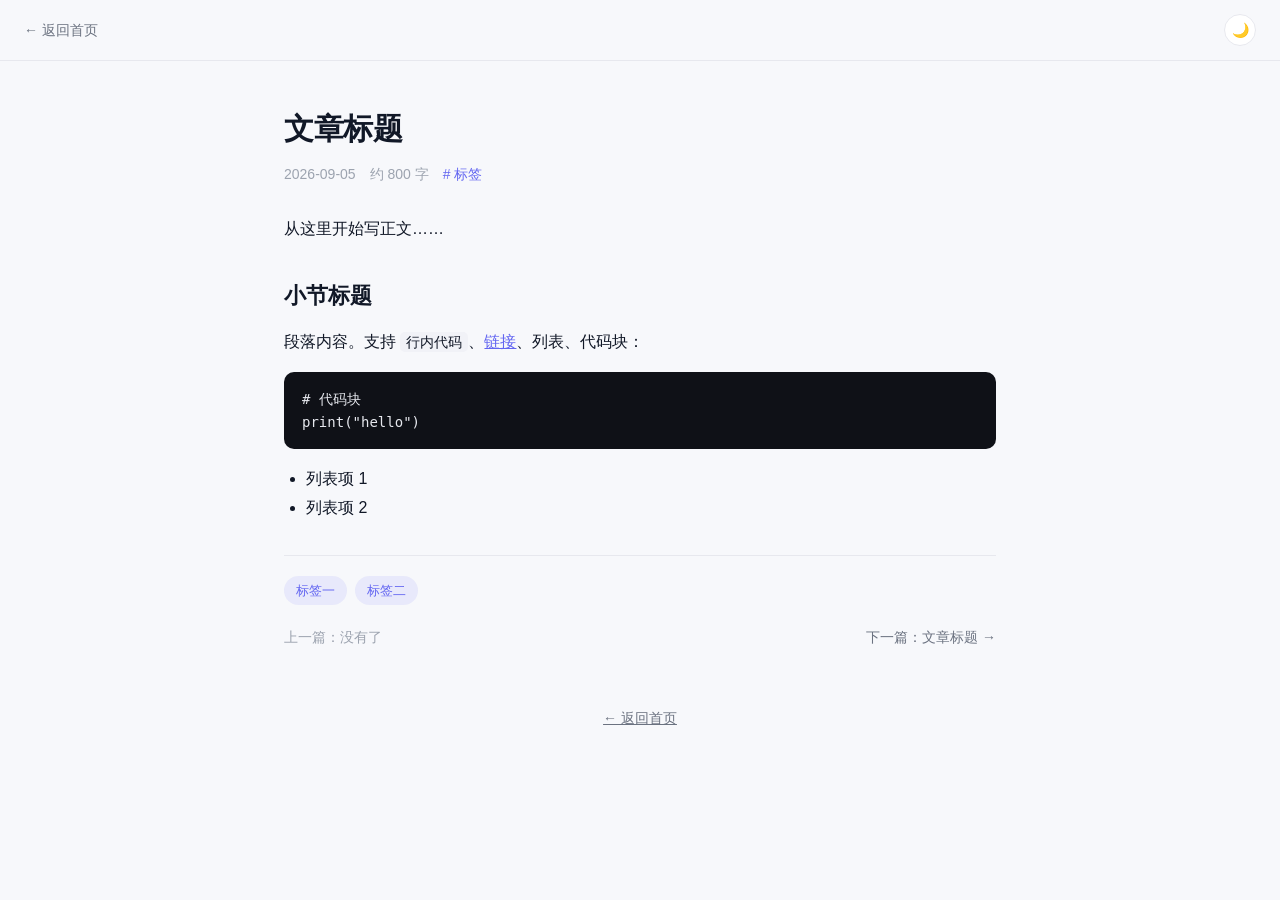
<file: posts/template.html>
<!DOCTYPE html>
<html lang="zh-CN">
<head>
<meta charset="UTF-8">
<meta name="viewport" content="width=device-width, initial-scale=1.0">
<link rel="icon" type="image/png" href="../avatar.png">
<title>文章标题 · Hao Chen</title>
<style>
  :root {
    --bg: #f7f8fb; --surface: #ffffff; --text: #111827; --muted: #6b7280;
    --faint: #9ca3af; --border: #e7e8ee; --accent: #6366f1; --accent-2: #a855f7; --accent-3: #ec4899;
  }
  :root[data-theme="dark"] {
    --bg: #0a0b10; --surface: #13141b; --text: #eceef4; --muted: #9aa1b2;
    --faint: #636b7c; --border: #23252f; --accent: #818cf8; --accent-2: #c084fc; --accent-3: #f472b6;
  }
  * { margin: 0; padding: 0; box-sizing: border-box; }
  body {
    font-family: -apple-system, BlinkMacSystemFont, "Segoe UI", "PingFang SC", "Microsoft YaHei", sans-serif;
    background: var(--bg); color: var(--text); line-height: 1.8; -webkit-font-smoothing: antialiased;
  }
  .wrap { max-width: 760px; margin: 0 auto; padding: 0 24px; }
  .header { border-bottom: 1px solid var(--border); padding: 14px 24px; display: flex; align-items: center; justify-content: space-between; position: sticky; top: 0; background: color-mix(in srgb, var(--bg) 85%, transparent); backdrop-filter: blur(8px); }
  .header .left a { color: var(--muted); font-size: 14px; text-decoration: none; }
  .header .left a:hover { color: var(--accent); }
  .header .brand { font-weight: 700; font-size: 15px; }
  .theme-btn { background: var(--surface); color: var(--text); border: 1px solid var(--border); border-radius: 999px; width: 32px; height: 32px; cursor: pointer; font-size: 14px; display: flex; align-items: center; justify-content: center; }
  article { padding: 48px 0 32px; }
  h1 { font-size: 30px; letter-spacing: -.4px; line-height: 1.3; margin-bottom: 14px; }
  .meta { color: var(--faint); font-size: 14px; margin-bottom: 28px; display: flex; gap: 14px; flex-wrap: wrap; }
  .meta .tag { color: var(--accent); }
  .body { font-size: 16px; color: var(--text); }
  .body h2 { font-size: 22px; margin: 32px 0 12px; }
  .body h3 { font-size: 18px; margin: 24px 0 10px; }
  .body p { margin-bottom: 16px; }
  .body ul, .body ol { margin: 0 0 16px 22px; }
  .body code {
    background: var(--surface-2, #f1f2f7); padding: 2px 6px; border-radius: 5px;
    font-family: ui-monospace, "SF Mono", Consolas, monospace; font-size: 14px;
  }
  :root[data-theme="dark"] .body code { background: #1f2230; }
  .body pre {
    background: #0f1117; color: #e6e8ee; padding: 16px 18px; border-radius: 10px;
    overflow-x: auto; margin-bottom: 16px; font-size: 14px; line-height: 1.6;
  }
  .body pre code { background: transparent; padding: 0; color: inherit; }
  .body img { max-width: 100%; border-radius: 10px; }
  .body a { color: var(--accent); }

  .post-end { border-top: 1px solid var(--border); margin-top: 32px; padding-top: 20px; }
  .tags-row { display: flex; flex-wrap: wrap; gap: 8px; margin-bottom: 20px; }
  .tags-row .tag { font-size: 13px; color: var(--accent); background: color-mix(in srgb, var(--accent) 10%, transparent); padding: 3px 12px; border-radius: 999px; }
  .prevnext { display: flex; justify-content: space-between; gap: 16px; font-size: 14px; }
  .prevnext a { color: var(--muted); text-decoration: none; }
  .prevnext a:hover { color: var(--accent); }
  .prevnext .empty { color: var(--faint); }
  .back { display: block; text-align: center; margin: 24px 0 48px; color: var(--muted); font-size: 14px; }
</style>
</head>
<body>
  <div class="header">
    <div class="left"><a href="../index.html">← 返回首页</a></div>
    <button class="theme-btn" onclick="toggleTheme()" title="切换主题">🌙</button>
  </div>
  <div class="wrap">
    <article>
      <!-- 改这里：标题 -->
      <h1>文章标题</h1>
      <!-- 改这里：日期和标签 -->
      <div class="meta">
        <span>2026-09-05</span>
        <span>约 800 字</span>
        <span class="tag"># 标签</span>
      </div>
      <!-- 改这里：正文 -->
      <div class="body">
        <p>从这里开始写正文……</p>
        <h2>小节标题</h2>
        <p>段落内容。支持 <code>行内代码</code>、<a href="#">链接</a>、列表、代码块：</p>
        <pre><code># 代码块
print("hello")</code></pre>
        <ul>
          <li>列表项 1</li>
          <li>列表项 2</li>
        </ul>
      </div>

      <div class="post-end">
        <!-- 改这里：文末标签 -->
        <div class="tags-row">
          <span class="tag">标签一</span>
          <span class="tag">标签二</span>
        </div>
        <!-- 改这里：上一篇 / 下一篇 链接 -->
        <div class="prevnext">
          <span class="empty">上一篇：没有了</span>
          <a href="#">下一篇：文章标题 →</a>
        </div>
      </div>
    </article>
    <a class="back" href="../index.html">← 返回首页</a>
  </div>

  <script>
    function toggleTheme() {
      var root = document.documentElement;
      var dark = root.getAttribute('data-theme') !== 'dark';
      root.setAttribute('data-theme', dark ? 'dark' : 'light');
      document.querySelector('.theme-btn').textContent = dark ? '☀️' : '🌙';
      try { localStorage.setItem('theme', dark ? 'dark' : 'light'); } catch (e) {}
    }
    (function () {
      var dark = null;
      try { dark = localStorage.getItem('theme'); } catch (e) {}
      if (dark === 'dark' || (dark === null && window.matchMedia('(prefers-color-scheme: dark)').matches)) {
        document.documentElement.setAttribute('data-theme', 'dark');
        document.querySelector('.theme-btn').textContent = '☀️';
      }
    })();
  </script>
</body>
</html>
</file>
<file: llama-spacemit/reveal/reveal.css>
/**
 * reveal.js 5.2.0
 * https://revealjs.com
 * MIT licensed
 *
 * Copyright (C) 2011-2024 Hakim El Hattab, https://hakim.se
 */

.reveal .r-stretch,.reveal .stretch{max-width:none;max-height:none}.reveal pre.r-stretch code,.reveal pre.stretch code{height:100%;max-height:100%;box-sizing:border-box}.reveal .r-fit-text{display:inline-block;white-space:nowrap}.reveal .r-stack{display:grid;grid-template-rows:100%}.reveal .r-stack>*{grid-area:1/1;margin:auto}.reveal .r-hstack,.reveal .r-vstack{display:flex}.reveal .r-hstack img,.reveal .r-hstack video,.reveal .r-vstack img,.reveal .r-vstack video{min-width:0;min-height:0;object-fit:contain}.reveal .r-vstack{flex-direction:column;align-items:center;justify-content:center}.reveal .r-hstack{flex-direction:row;align-items:center;justify-content:center}.reveal .items-stretch{align-items:stretch}.reveal .items-start{align-items:flex-start}.reveal .items-center{align-items:center}.reveal .items-end{align-items:flex-end}.reveal .justify-between{justify-content:space-between}.reveal .justify-around{justify-content:space-around}.reveal .justify-start{justify-content:flex-start}.reveal .justify-center{justify-content:center}.reveal .justify-end{justify-content:flex-end}html.reveal-full-page{width:100%;height:100%;height:100vh;height:calc(var(--vh,1vh) * 100);height:100dvh;overflow:hidden}.reveal-viewport{height:100%;overflow:hidden;position:relative;line-height:1;margin:0;background-color:#fff;color:#000;--r-controls-spacing:12px;--r-overlay-header-height:40px;--r-overlay-margin:0px;--r-overlay-padding:6px;--r-overlay-gap:5px}@media screen and (max-width:1024px),(max-height:768px){.reveal-viewport{--r-overlay-header-height:26px}}.reveal-viewport:fullscreen{top:0!important;left:0!important;width:100%!important;height:100%!important;transform:none!important}.reveal .fragment{transition:all .2s ease}.reveal .fragment:not(.custom){opacity:0;visibility:hidden;will-change:opacity}.reveal .fragment.visible{opacity:1;visibility:inherit}.reveal .fragment.disabled{transition:none}.reveal .fragment.grow{opacity:1;visibility:inherit}.reveal .fragment.grow.visible{transform:scale(1.3)}.reveal .fragment.shrink{opacity:1;visibility:inherit}.reveal .fragment.shrink.visible{transform:scale(.7)}.reveal .fragment.zoom-in{transform:scale(.1)}.reveal .fragment.zoom-in.visible{transform:none}.reveal .fragment.fade-out{opacity:1;visibility:inherit}.reveal .fragment.fade-out.visible{opacity:0;visibility:hidden}.reveal .fragment.semi-fade-out{opacity:1;visibility:inherit}.reveal .fragment.semi-fade-out.visible{opacity:.5;visibility:inherit}.reveal .fragment.strike{opacity:1;visibility:inherit}.reveal .fragment.strike.visible{text-decoration:line-through}.reveal .fragment.fade-up{transform:translate(0,40px)}.reveal .fragment.fade-up.visible{transform:translate(0,0)}.reveal .fragment.fade-down{transform:translate(0,-40px)}.reveal .fragment.fade-down.visible{transform:translate(0,0)}.reveal .fragment.fade-right{transform:translate(-40px,0)}.reveal .fragment.fade-right.visible{transform:translate(0,0)}.reveal .fragment.fade-left{transform:translate(40px,0)}.reveal .fragment.fade-left.visible{transform:translate(0,0)}.reveal .fragment.current-visible,.reveal .fragment.fade-in-then-out{opacity:0;visibility:hidden}.reveal .fragment.current-visible.current-fragment,.reveal .fragment.fade-in-then-out.current-fragment{opacity:1;visibility:inherit}.reveal .fragment.fade-in-then-semi-out{opacity:0;visibility:hidden}.reveal .fragment.fade-in-then-semi-out.visible{opacity:.5;visibility:inherit}.reveal .fragment.fade-in-then-semi-out.current-fragment{opacity:1;visibility:inherit}.reveal .fragment.highlight-blue,.reveal .fragment.highlight-current-blue,.reveal .fragment.highlight-current-green,.reveal .fragment.highlight-current-red,.reveal .fragment.highlight-green,.reveal .fragment.highlight-red{opacity:1;visibility:inherit}.reveal .fragment.highlight-red.visible{color:#ff2c2d}.reveal .fragment.highlight-green.visible{color:#17ff2e}.reveal .fragment.highlight-blue.visible{color:#1b91ff}.reveal .fragment.highlight-current-red.current-fragment{color:#ff2c2d}.reveal .fragment.highlight-current-green.current-fragment{color:#17ff2e}.reveal .fragment.highlight-current-blue.current-fragment{color:#1b91ff}.reveal:after{content:"";font-style:italic}.reveal iframe{z-index:1}.reveal a{position:relative}@keyframes bounce-right{0%,10%,25%,40%,50%{transform:translateX(0)}20%{transform:translateX(10px)}30%{transform:translateX(-5px)}}@keyframes bounce-left{0%,10%,25%,40%,50%{transform:translateX(0)}20%{transform:translateX(-10px)}30%{transform:translateX(5px)}}@keyframes bounce-down{0%,10%,25%,40%,50%{transform:translateY(0)}20%{transform:translateY(10px)}30%{transform:translateY(-5px)}}.reveal .controls{display:none;position:absolute;top:auto;bottom:var(--r-controls-spacing);right:var(--r-controls-spacing);left:auto;z-index:11;color:#000;pointer-events:none;font-size:10px}.reveal .controls button{position:absolute;padding:0;background-color:transparent;border:0;outline:0;cursor:pointer;color:currentColor;transform:scale(.9999);transition:color .2s ease,opacity .2s ease,transform .2s ease;z-index:2;pointer-events:auto;font-size:inherit;visibility:hidden;opacity:0;-webkit-appearance:none;-webkit-tap-highlight-color:transparent}.reveal .controls .controls-arrow:after,.reveal .controls .controls-arrow:before{content:"";position:absolute;top:0;left:0;width:2.6em;height:.5em;border-radius:.25em;background-color:currentColor;transition:all .15s ease,background-color .8s ease;transform-origin:.2em 50%;will-change:transform}.reveal .controls .controls-arrow{position:relative;width:3.6em;height:3.6em}.reveal .controls .controls-arrow:before{transform:translateX(.5em) translateY(1.55em) rotate(45deg)}.reveal .controls .controls-arrow:after{transform:translateX(.5em) translateY(1.55em) rotate(-45deg)}.reveal .controls .controls-arrow:hover:before{transform:translateX(.5em) translateY(1.55em) rotate(40deg)}.reveal .controls .controls-arrow:hover:after{transform:translateX(.5em) translateY(1.55em) rotate(-40deg)}.reveal .controls .controls-arrow:active:before{transform:translateX(.5em) translateY(1.55em) rotate(36deg)}.reveal .controls .controls-arrow:active:after{transform:translateX(.5em) translateY(1.55em) rotate(-36deg)}.reveal .controls .navigate-left{right:6.4em;bottom:3.2em;transform:translateX(-10px)}.reveal .controls .navigate-left.highlight{animation:bounce-left 2s 50 both ease-out}.reveal .controls .navigate-right{right:0;bottom:3.2em;transform:translateX(10px)}.reveal .controls .navigate-right .controls-arrow{transform:rotate(180deg)}.reveal .controls .navigate-right.highlight{animation:bounce-right 2s 50 both ease-out}.reveal .controls .navigate-up{right:3.2em;bottom:6.4em;transform:translateY(-10px)}.reveal .controls .navigate-up .controls-arrow{transform:rotate(90deg)}.reveal .controls .navigate-down{right:3.2em;bottom:-1.4em;padding-bottom:1.4em;transform:translateY(10px)}.reveal .controls .navigate-down .controls-arrow{transform:rotate(-90deg)}.reveal .controls .navigate-down.highlight{animation:bounce-down 2s 50 both ease-out}.reveal .controls[data-controls-back-arrows=faded] .navigate-up.enabled{opacity:.3}.reveal .controls[data-controls-back-arrows=faded] .navigate-up.enabled:hover{opacity:1}.reveal .controls[data-controls-back-arrows=hidden] .navigate-up.enabled{opacity:0;visibility:hidden}.reveal .controls .enabled{visibility:visible;opacity:.9;cursor:pointer;transform:none}.reveal .controls .enabled.fragmented{opacity:.5}.reveal .controls .enabled.fragmented:hover,.reveal .controls .enabled:hover{opacity:1}.reveal:not(.rtl) .controls[data-controls-back-arrows=faded] .navigate-left.enabled{opacity:.3}.reveal:not(.rtl) .controls[data-controls-back-arrows=faded] .navigate-left.enabled:hover{opacity:1}.reveal:not(.rtl) .controls[data-controls-back-arrows=hidden] .navigate-left.enabled{opacity:0;visibility:hidden}.reveal.rtl .controls[data-controls-back-arrows=faded] .navigate-right.enabled{opacity:.3}.reveal.rtl .controls[data-controls-back-arrows=faded] .navigate-right.enabled:hover{opacity:1}.reveal.rtl .controls[data-controls-back-arrows=hidden] .navigate-right.enabled{opacity:0;visibility:hidden}.reveal[data-navigation-mode=linear].has-horizontal-slides .navigate-down,.reveal[data-navigation-mode=linear].has-horizontal-slides .navigate-up{display:none}.reveal:not(.has-vertical-slides) .controls .navigate-left,.reveal[data-navigation-mode=linear].has-horizontal-slides .navigate-left{bottom:1.4em;right:5.5em}.reveal:not(.has-vertical-slides) .controls .navigate-right,.reveal[data-navigation-mode=linear].has-horizontal-slides .navigate-right{bottom:1.4em;right:.5em}.reveal:not(.has-horizontal-slides) .controls .navigate-up{right:1.4em;bottom:5em}.reveal:not(.has-horizontal-slides) .controls .navigate-down{right:1.4em;bottom:.5em}.reveal.has-dark-background .controls{color:#fff}.reveal.has-light-background .controls{color:#000}.reveal.no-hover .controls .controls-arrow:active:before,.reveal.no-hover .controls .controls-arrow:hover:before{transform:translateX(.5em) translateY(1.55em) rotate(45deg)}.reveal.no-hover .controls .controls-arrow:active:after,.reveal.no-hover .controls .controls-arrow:hover:after{transform:translateX(.5em) translateY(1.55em) rotate(-45deg)}@media screen and (min-width:500px){.reveal-viewport{--r-controls-spacing:0.8em}.reveal .controls[data-controls-layout=edges]{top:0;right:0;bottom:0;left:0}.reveal .controls[data-controls-layout=edges] .navigate-down,.reveal .controls[data-controls-layout=edges] .navigate-left,.reveal .controls[data-controls-layout=edges] .navigate-right,.reveal .controls[data-controls-layout=edges] .navigate-up{bottom:auto;right:auto}.reveal .controls[data-controls-layout=edges] .navigate-left{top:50%;left:var(--r-controls-spacing);margin-top:-1.8em}.reveal .controls[data-controls-layout=edges] .navigate-right{top:50%;right:var(--r-controls-spacing);margin-top:-1.8em}.reveal .controls[data-controls-layout=edges] .navigate-up{top:var(--r-controls-spacing);left:50%;margin-left:-1.8em}.reveal .controls[data-controls-layout=edges] .navigate-down{bottom:calc(var(--r-controls-spacing) - 1.4em + .3em);left:50%;margin-left:-1.8em}}.reveal .progress{position:absolute;display:none;height:3px;width:100%;bottom:0;left:0;z-index:10;background-color:rgba(0,0,0,.2);color:#fff}.reveal .progress:after{content:"";display:block;position:absolute;height:10px;width:100%;top:-10px}.reveal .progress span{display:block;height:100%;width:100%;background-color:currentColor;transition:transform .8s cubic-bezier(.26,.86,.44,.985);transform-origin:0 0;transform:scaleX(0)}.reveal .slide-number{position:absolute;display:block;right:8px;bottom:8px;z-index:31;font-family:Helvetica,sans-serif;font-size:12px;line-height:1;color:#fff;background-color:rgba(0,0,0,.4);padding:5px}.reveal .slide-number a{color:currentColor}.reveal .slide-number-delimiter{margin:0 3px}.reveal{position:relative;width:100%;height:100%;overflow:hidden;touch-action:pinch-zoom}.reveal.embedded{touch-action:pan-y}.reveal.embedded.is-vertical-slide{touch-action:none}.reveal .slides{position:absolute;width:100%;height:100%;top:0;right:0;bottom:0;left:0;margin:auto;pointer-events:none;overflow:visible;z-index:1;text-align:center;perspective:600px;perspective-origin:50% 40%}.reveal .slides>section{perspective:600px}.reveal .slides>section,.reveal .slides>section>section{display:none;position:absolute;width:100%;pointer-events:auto;z-index:10;transform-style:flat;transition:transform-origin .8s cubic-bezier(.26,.86,.44,.985),transform .8s cubic-bezier(.26,.86,.44,.985),visibility .8s cubic-bezier(.26,.86,.44,.985),opacity .8s cubic-bezier(.26,.86,.44,.985)}.reveal[data-transition-speed=fast] .slides section{transition-duration:.4s}.reveal[data-transition-speed=slow] .slides section{transition-duration:1.2s}.reveal .slides section[data-transition-speed=fast]{transition-duration:.4s}.reveal .slides section[data-transition-speed=slow]{transition-duration:1.2s}.reveal .slides>section.stack{padding-top:0;padding-bottom:0;pointer-events:none;height:100%}.reveal .slides>section.present,.reveal .slides>section>section.present{display:block;z-index:11;opacity:1}.reveal .slides>section:empty,.reveal .slides>section>section:empty,.reveal .slides>section>section[data-background-interactive],.reveal .slides>section[data-background-interactive]{pointer-events:none}.reveal.center,.reveal.center .slides,.reveal.center .slides section{min-height:0!important}.reveal .slides>section:not(.present),.reveal .slides>section>section:not(.present){pointer-events:none}.reveal.overview .slides>section,.reveal.overview .slides>section>section{pointer-events:auto}.reveal .slides>section.future,.reveal .slides>section.future>section,.reveal .slides>section.past,.reveal .slides>section.past>section,.reveal .slides>section>section.future,.reveal .slides>section>section.past{opacity:0}.reveal .slides>section[data-transition=slide].past,.reveal .slides>section[data-transition~=slide-out].past,.reveal.slide .slides>section:not([data-transition]).past{transform:translate(-150%,0)}.reveal .slides>section[data-transition=slide].future,.reveal .slides>section[data-transition~=slide-in].future,.reveal.slide .slides>section:not([data-transition]).future{transform:translate(150%,0)}.reveal .slides>section>section[data-transition=slide].past,.reveal .slides>section>section[data-transition~=slide-out].past,.reveal.slide .slides>section>section:not([data-transition]).past{transform:translate(0,-150%)}.reveal .slides>section>section[data-transition=slide].future,.reveal .slides>section>section[data-transition~=slide-in].future,.reveal.slide .slides>section>section:not([data-transition]).future{transform:translate(0,150%)}.reveal .slides>section[data-transition=linear].past,.reveal .slides>section[data-transition~=linear-out].past,.reveal.linear .slides>section:not([data-transition]).past{transform:translate(-150%,0)}.reveal .slides>section[data-transition=linear].future,.reveal .slides>section[data-transition~=linear-in].future,.reveal.linear .slides>section:not([data-transition]).future{transform:translate(150%,0)}.reveal .slides>section>section[data-transition=linear].past,.reveal .slides>section>section[data-transition~=linear-out].past,.reveal.linear .slides>section>section:not([data-transition]).past{transform:translate(0,-150%)}.reveal .slides>section>section[data-transition=linear].future,.reveal .slides>section>section[data-transition~=linear-in].future,.reveal.linear .slides>section>section:not([data-transition]).future{transform:translate(0,150%)}.reveal .slides section[data-transition=default].stack,.reveal.default .slides section.stack{transform-style:preserve-3d}.reveal .slides>section[data-transition=default].past,.reveal .slides>section[data-transition~=default-out].past,.reveal.default .slides>section:not([data-transition]).past{transform:translate3d(-100%,0,0) rotateY(-90deg) translate3d(-100%,0,0)}.reveal .slides>section[data-transition=default].future,.reveal .slides>section[data-transition~=default-in].future,.reveal.default .slides>section:not([data-transition]).future{transform:translate3d(100%,0,0) rotateY(90deg) translate3d(100%,0,0)}.reveal .slides>section>section[data-transition=default].past,.reveal .slides>section>section[data-transition~=default-out].past,.reveal.default .slides>section>section:not([data-transition]).past{transform:translate3d(0,-300px,0) rotateX(70deg) translate3d(0,-300px,0)}.reveal .slides>section>section[data-transition=default].future,.reveal .slides>section>section[data-transition~=default-in].future,.reveal.default .slides>section>section:not([data-transition]).future{transform:translate3d(0,300px,0) rotateX(-70deg) translate3d(0,300px,0)}.reveal .slides section[data-transition=convex].stack,.reveal.convex .slides section.stack{transform-style:preserve-3d}.reveal .slides>section[data-transition=convex].past,.reveal .slides>section[data-transition~=convex-out].past,.reveal.convex .slides>section:not([data-transition]).past{transform:translate3d(-100%,0,0) rotateY(-90deg) translate3d(-100%,0,0)}.reveal .slides>section[data-transition=convex].future,.reveal .slides>section[data-transition~=convex-in].future,.reveal.convex .slides>section:not([data-transition]).future{transform:translate3d(100%,0,0) rotateY(90deg) translate3d(100%,0,0)}.reveal .slides>section>section[data-transition=convex].past,.reveal .slides>section>section[data-transition~=convex-out].past,.reveal.convex .slides>section>section:not([data-transition]).past{transform:translate3d(0,-300px,0) rotateX(70deg) translate3d(0,-300px,0)}.reveal .slides>section>section[data-transition=convex].future,.reveal .slides>section>section[data-transition~=convex-in].future,.reveal.convex .slides>section>section:not([data-transition]).future{transform:translate3d(0,300px,0) rotateX(-70deg) translate3d(0,300px,0)}.reveal .slides section[data-transition=concave].stack,.reveal.concave .slides section.stack{transform-style:preserve-3d}.reveal .slides>section[data-transition=concave].past,.reveal .slides>section[data-transition~=concave-out].past,.reveal.concave .slides>section:not([data-transition]).past{transform:translate3d(-100%,0,0) rotateY(90deg) translate3d(-100%,0,0)}.reveal .slides>section[data-transition=concave].future,.reveal .slides>section[data-transition~=concave-in].future,.reveal.concave .slides>section:not([data-transition]).future{transform:translate3d(100%,0,0) rotateY(-90deg) translate3d(100%,0,0)}.reveal .slides>section>section[data-transition=concave].past,.reveal .slides>section>section[data-transition~=concave-out].past,.reveal.concave .slides>section>section:not([data-transition]).past{transform:translate3d(0,-80%,0) rotateX(-70deg) translate3d(0,-80%,0)}.reveal .slides>section>section[data-transition=concave].future,.reveal .slides>section>section[data-transition~=concave-in].future,.reveal.concave .slides>section>section:not([data-transition]).future{transform:translate3d(0,80%,0) rotateX(70deg) translate3d(0,80%,0)}.reveal .slides section[data-transition=zoom],.reveal.zoom .slides section:not([data-transition]){transition-timing-function:ease}.reveal .slides>section[data-transition=zoom].past,.reveal .slides>section[data-transition~=zoom-out].past,.reveal.zoom .slides>section:not([data-transition]).past{visibility:hidden;transform:scale(16)}.reveal .slides>section[data-transition=zoom].future,.reveal .slides>section[data-transition~=zoom-in].future,.reveal.zoom .slides>section:not([data-transition]).future{visibility:hidden;transform:scale(.2)}.reveal .slides>section>section[data-transition=zoom].past,.reveal .slides>section>section[data-transition~=zoom-out].past,.reveal.zoom .slides>section>section:not([data-transition]).past{transform:scale(16)}.reveal .slides>section>section[data-transition=zoom].future,.reveal .slides>section>section[data-transition~=zoom-in].future,.reveal.zoom .slides>section>section:not([data-transition]).future{transform:scale(.2)}.reveal.cube .slides{perspective:1300px}.reveal.cube .slides section{padding:30px;min-height:700px;backface-visibility:hidden;box-sizing:border-box;transform-style:preserve-3d}.reveal.center.cube .slides section{min-height:0}.reveal.cube .slides section:not(.stack):before{content:"";position:absolute;display:block;width:100%;height:100%;left:0;top:0;background:rgba(0,0,0,.1);border-radius:4px;transform:translateZ(-20px)}.reveal.cube .slides section:not(.stack):after{content:"";position:absolute;display:block;width:90%;height:30px;left:5%;bottom:0;background:0 0;z-index:1;border-radius:4px;box-shadow:0 95px 25px rgba(0,0,0,.2);transform:translateZ(-90px) rotateX(65deg)}.reveal.cube .slides>section.stack{padding:0;background:0 0}.reveal.cube .slides>section.past{transform-origin:100% 0;transform:translate3d(-100%,0,0) rotateY(-90deg)}.reveal.cube .slides>section.future{transform-origin:0 0;transform:translate3d(100%,0,0) rotateY(90deg)}.reveal.cube .slides>section>section.past{transform-origin:0 100%;transform:translate3d(0,-100%,0) rotateX(90deg)}.reveal.cube .slides>section>section.future{transform-origin:0 0;transform:translate3d(0,100%,0) rotateX(-90deg)}.reveal.page .slides{perspective-origin:0 50%;perspective:3000px}.reveal.page .slides section{padding:30px;min-height:700px;box-sizing:border-box;transform-style:preserve-3d}.reveal.page .slides section.past{z-index:12}.reveal.page .slides section:not(.stack):before{content:"";position:absolute;display:block;width:100%;height:100%;left:0;top:0;background:rgba(0,0,0,.1);transform:translateZ(-20px)}.reveal.page .slides section:not(.stack):after{content:"";position:absolute;display:block;width:90%;height:30px;left:5%;bottom:0;background:0 0;z-index:1;border-radius:4px;box-shadow:0 95px 25px rgba(0,0,0,.2);transform:translateZ(-90px) rotateX(65deg)}.reveal.page .slides>section.stack{padding:0;background:0 0}.reveal.page .slides>section.past{transform-origin:0 0;transform:translate3d(-40%,0,0) rotateY(-80deg)}.reveal.page .slides>section.future{transform-origin:100% 0;transform:translate3d(0,0,0)}.reveal.page .slides>section>section.past{transform-origin:0 0;transform:translate3d(0,-40%,0) rotateX(80deg)}.reveal.page .slides>section>section.future{transform-origin:0 100%;transform:translate3d(0,0,0)}.reveal .slides section[data-transition=fade],.reveal.fade .slides section:not([data-transition]),.reveal.fade .slides>section>section:not([data-transition]){transform:none;transition:opacity .5s}.reveal.fade.overview .slides section,.reveal.fade.overview .slides>section>section{transition:none}.reveal .slides section[data-transition=none],.reveal.none .slides section:not([data-transition]){transform:none;transition:none}.reveal .pause-overlay{position:absolute;top:0;left:0;width:100%;height:100%;background:#000;visibility:hidden;opacity:0;z-index:100;transition:all 1s ease}.reveal .pause-overlay .resume-button{position:absolute;bottom:20px;right:20px;color:#ccc;border-radius:2px;padding:6px 14px;border:2px solid #ccc;font-size:16px;background:0 0;cursor:pointer}.reveal .pause-overlay .resume-button:hover{color:#fff;border-color:#fff}.reveal.paused .pause-overlay{visibility:visible;opacity:1}.reveal .no-transition,.reveal .no-transition *,.reveal .slides.disable-slide-transitions section{transition:none!important}.reveal .slides.disable-slide-transitions section{transform:none!important}.reveal .backgrounds{position:absolute;width:100%;height:100%;top:0;left:0;perspective:600px}.reveal .slide-background{display:none;position:absolute;width:100%;height:100%;opacity:0;visibility:hidden;overflow:hidden;background-color:rgba(0,0,0,0);transition:all .8s cubic-bezier(.26,.86,.44,.985)}.reveal .slide-background-content{position:absolute;width:100%;height:100%;background-position:50% 50%;background-repeat:no-repeat;background-size:cover}.reveal .slide-background.stack{display:block}.reveal .slide-background.present{opacity:1;visibility:visible;z-index:2}.print-pdf .reveal .slide-background{opacity:1!important;visibility:visible!important}.reveal .slide-background video{position:absolute;width:100%;height:100%;max-width:none;max-height:none;top:0;left:0;object-fit:cover}.reveal .slide-background[data-background-size=contain] video{object-fit:contain}.reveal>.backgrounds .slide-background[data-background-transition=none],.reveal[data-background-transition=none]>.backgrounds .slide-background:not([data-background-transition]){transition:none}.reveal>.backgrounds .slide-background[data-background-transition=slide],.reveal[data-background-transition=slide]>.backgrounds .slide-background:not([data-background-transition]){opacity:1}.reveal>.backgrounds .slide-background.past[data-background-transition=slide],.reveal[data-background-transition=slide]>.backgrounds .slide-background.past:not([data-background-transition]){transform:translate(-100%,0)}.reveal>.backgrounds .slide-background.future[data-background-transition=slide],.reveal[data-background-transition=slide]>.backgrounds .slide-background.future:not([data-background-transition]){transform:translate(100%,0)}.reveal>.backgrounds .slide-background>.slide-background.past[data-background-transition=slide],.reveal[data-background-transition=slide]>.backgrounds .slide-background>.slide-background.past:not([data-background-transition]){transform:translate(0,-100%)}.reveal>.backgrounds .slide-background>.slide-background.future[data-background-transition=slide],.reveal[data-background-transition=slide]>.backgrounds .slide-background>.slide-background.future:not([data-background-transition]){transform:translate(0,100%)}.reveal>.backgrounds .slide-background.past[data-background-transition=convex],.reveal[data-background-transition=convex]>.backgrounds .slide-background.past:not([data-background-transition]){opacity:0;transform:translate3d(-100%,0,0) rotateY(-90deg) translate3d(-100%,0,0)}.reveal>.backgrounds .slide-background.future[data-background-transition=convex],.reveal[data-background-transition=convex]>.backgrounds .slide-background.future:not([data-background-transition]){opacity:0;transform:translate3d(100%,0,0) rotateY(90deg) translate3d(100%,0,0)}.reveal>.backgrounds .slide-background>.slide-background.past[data-background-transition=convex],.reveal[data-background-transition=convex]>.backgrounds .slide-background>.slide-background.past:not([data-background-transition]){opacity:0;transform:translate3d(0,-100%,0) rotateX(90deg) translate3d(0,-100%,0)}.reveal>.backgrounds .slide-background>.slide-background.future[data-background-transition=convex],.reveal[data-background-transition=convex]>.backgrounds .slide-background>.slide-background.future:not([data-background-transition]){opacity:0;transform:translate3d(0,100%,0) rotateX(-90deg) translate3d(0,100%,0)}.reveal>.backgrounds .slide-background.past[data-background-transition=concave],.reveal[data-background-transition=concave]>.backgrounds .slide-background.past:not([data-background-transition]){opacity:0;transform:translate3d(-100%,0,0) rotateY(90deg) translate3d(-100%,0,0)}.reveal>.backgrounds .slide-background.future[data-background-transition=concave],.reveal[data-background-transition=concave]>.backgrounds .slide-background.future:not([data-background-transition]){opacity:0;transform:translate3d(100%,0,0) rotateY(-90deg) translate3d(100%,0,0)}.reveal>.backgrounds .slide-background>.slide-background.past[data-background-transition=concave],.reveal[data-background-transition=concave]>.backgrounds .slide-background>.slide-background.past:not([data-background-transition]){opacity:0;transform:translate3d(0,-100%,0) rotateX(-90deg) translate3d(0,-100%,0)}.reveal>.backgrounds .slide-background>.slide-background.future[data-background-transition=concave],.reveal[data-background-transition=concave]>.backgrounds .slide-background>.slide-background.future:not([data-background-transition]){opacity:0;transform:translate3d(0,100%,0) rotateX(90deg) translate3d(0,100%,0)}.reveal>.backgrounds .slide-background[data-background-transition=zoom],.reveal[data-background-transition=zoom]>.backgrounds .slide-background:not([data-background-transition]){transition-timing-function:ease}.reveal>.backgrounds .slide-background.past[data-background-transition=zoom],.reveal[data-background-transition=zoom]>.backgrounds .slide-background.past:not([data-background-transition]){opacity:0;visibility:hidden;transform:scale(16)}.reveal>.backgrounds .slide-background.future[data-background-transition=zoom],.reveal[data-background-transition=zoom]>.backgrounds .slide-background.future:not([data-background-transition]){opacity:0;visibility:hidden;transform:scale(.2)}.reveal>.backgrounds .slide-background>.slide-background.past[data-background-transition=zoom],.reveal[data-background-transition=zoom]>.backgrounds .slide-background>.slide-background.past:not([data-background-transition]){opacity:0;visibility:hidden;transform:scale(16)}.reveal>.backgrounds .slide-background>.slide-background.future[data-background-transition=zoom],.reveal[data-background-transition=zoom]>.backgrounds .slide-background>.slide-background.future:not([data-background-transition]){opacity:0;visibility:hidden;transform:scale(.2)}.reveal[data-transition-speed=fast]>.backgrounds .slide-background{transition-duration:.4s}.reveal[data-transition-speed=slow]>.backgrounds .slide-background{transition-duration:1.2s}.reveal [data-auto-animate-target^=unmatched]{will-change:opacity}.reveal section[data-auto-animate]:not(.stack):not([data-auto-animate=running]) [data-auto-animate-target^=unmatched]{opacity:0}.reveal.overview{perspective-origin:50% 50%;perspective:700px}.reveal.overview .slides section{height:100%;top:0!important;opacity:1!important;overflow:hidden;visibility:visible!important;cursor:pointer;box-sizing:border-box}.reveal.overview .slides section.present,.reveal.overview .slides section:hover{outline:10px solid rgba(150,150,150,.4);outline-offset:10px}.reveal.overview .slides section .fragment{opacity:1;transition:none}.reveal.overview .slides section:after,.reveal.overview .slides section:before{display:none!important}.reveal.overview .slides>section.stack{padding:0;top:0!important;background:0 0;outline:0;overflow:visible}.reveal.overview .backgrounds{perspective:inherit}.reveal.overview .backgrounds .slide-background{opacity:1;visibility:visible;outline:10px solid rgba(150,150,150,.1);outline-offset:10px}.reveal.overview .backgrounds .slide-background.stack{overflow:visible}.reveal.overview .slides section,.reveal.overview-deactivating .slides section{transition:none}.reveal.overview .backgrounds .slide-background,.reveal.overview-deactivating .backgrounds .slide-background{transition:none}.reveal.rtl .slides,.reveal.rtl .slides h1,.reveal.rtl .slides h2,.reveal.rtl .slides h3,.reveal.rtl .slides h4,.reveal.rtl .slides h5,.reveal.rtl .slides h6{direction:rtl;font-family:sans-serif}.reveal.rtl code,.reveal.rtl pre{direction:ltr}.reveal.rtl ol,.reveal.rtl ul{text-align:right}.reveal.rtl .progress span{transform-origin:100% 0}.reveal.has-parallax-background .backgrounds{transition:all .8s ease}.reveal.has-parallax-background[data-transition-speed=fast] .backgrounds{transition-duration:.4s}.reveal.has-parallax-background[data-transition-speed=slow] .backgrounds{transition-duration:1.2s}@keyframes fade-in{from{opacity:0}to{opacity:1}}@keyframes scale-up{from{transform:scale(.95)}to{transform:scale(1)}}.reveal [data-preview-image],.reveal [data-preview-link]:not(a):not([data-preview-link=false]),.reveal [data-preview-video]{cursor:zoom-in}.r-overlay{position:absolute;top:var(--r-overlay-margin);right:var(--r-overlay-margin);bottom:var(--r-overlay-margin);left:var(--r-overlay-margin);border-radius:min(var(--r-overlay-margin),6px);z-index:99;background:rgba(0,0,0,.95);-webkit-backdrop-filter:blur(10px);backdrop-filter:blur(10px);transition:all .3s ease;color:#fff;animation:fade-in .3s ease;font-family:ui-sans-serif,system-ui,-apple-system,Helvetica,sans-serif}.r-overlay-viewport{position:absolute;top:var(--r-overlay-padding);right:var(--r-overlay-padding);bottom:var(--r-overlay-padding);left:var(--r-overlay-padding);gap:var(--r-overlay-gap);display:flex;flex-direction:column}.r-overlay-header{display:flex;z-index:2;box-sizing:border-box;align-items:center;justify-content:flex-end;height:var(--r-overlay-header-height);gap:6px}.r-overlay-header .r-overlay-button{all:unset;display:flex;align-items:center;justify-content:center;min-width:var(--r-overlay-header-height);min-height:var(--r-overlay-header-height);padding:0 calc(var(--r-overlay-header-height)/ 4);opacity:1;border-radius:6px;font-size:18px;gap:8px;cursor:pointer;box-sizing:border-box}.r-overlay-header .r-overlay-button:hover{opacity:1;background-color:rgba(255,255,255,.15)}.r-overlay-header .icon{display:inline-block;width:20px;height:20px;background-position:50% 50%;background-size:100%;background-repeat:no-repeat}.r-overlay-close .icon{background-image:url([data-uri])}.r-overlay-external .icon{background-image:url([data-uri])}.r-overlay-content{position:relative;display:grid;place-items:center;border-radius:6px;overflow:hidden;flex-grow:1;background-color:rgba(20,20,20,.8);animation:scale-up .5s cubic-bezier(.26,.86,.44,.985)}.r-overlay-spinner{position:absolute;display:block;top:50%;left:50%;width:32px;height:32px;margin:-16px 0 0 -16px;z-index:10;background-image:url([data-uri]%2F%2F%2F6%2Bvr8nJybW1tcDAwOjo6Nvb26ioqKOjo7Ozs%2FLy8vz8%2FAAAAAAAAAAAACH%2FC05FVFNDQVBFMi4wAwEAAAAh%2FhpDcmVhdGVkIHdpdGggYWpheGxvYWQuaW5mbwAh%[base64]%2FV%2FnmOM82XiHRLYKhKP1oZmADdEAAAh%2BQQJCgAAACwAAAAAIAAgAAAE6hDISWlZpOrNp1lGNRSdRpDUolIGw5RUYhhHukqFu8DsrEyqnWThGvAmhVlteBvojpTDDBUEIFwMFBRAmBkSgOrBFZogCASwBDEY%2FCZSg7GSE0gSCjQBMVG023xWBhklAnoEdhQEfyNqMIcKjhRsjEdnezB%2BA4k8gTwJhFuiW4dokXiloUepBAp5qaKpp6%2BHo7aWW54wl7obvEe0kRuoplCGepwSx2jJvqHEmGt6whJpGpfJCHmOoNHKaHx61WiSR92E4lbFoq%2BB6QDtuetcaBPnW6%2BO7wDHpIiK9SaVK5GgV543tzjgGcghAgAh%[base64]%2B%2BG%2Bw48edZPK%2BM6hLJpQg484enXIdQFSS1u6UhksENEQAAIfkECQoAAAAsAAAAACAAIAAABOcQyEmpGKLqzWcZRVUQnZYg1aBSh2GUVEIQ2aQOE%2BG%2BcD4ntpWkZQj1JIiZIogDFFyHI0UxQwFugMSOFIPJftfVAEoZLBbcLEFhlQiqGp1Vd140AUklUN3eCA51C1EWMzMCezCBBmkxVIVHBWd3HHl9JQOIJSdSnJ0TDKChCwUJjoWMPaGqDKannasMo6WnM562R5YluZRwur0wpgqZE7NKUm%2BFNRPIhjBJxKZteWuIBMN4zRMIVIhffcgojwCF117i4nlLnY5ztRLsnOk%2BaV%2BoJY7V7m76PdkS4trKcdg0Zc0tTcKkRAAAIfkECQoAAAAsAAAAACAAIAAABO4QyEkpKqjqzScpRaVkXZWQEximw1BSCUEIlDohrft6cpKCk5xid5MNJTaAIkekKGQkWyKHkvhKsR7ARmitkAYDYRIbUQRQjWBwJRzChi9CRlBcY1UN4g0%[base64]%[base64]%2BE71SRQeyqUToLA7VxF0JDyIQh%2FMVVPMt1ECZlfcjZJ9mIKoaTl1MRIl5o4CUKXOwmyrCInCKqcWtvadL2SYhyASyNDJ0uIiRMDjI0Fd30%2FiI2UA5GSS5UDj2l6NoqgOgN4gksEBgYFf0FDqKgHnyZ9OX8HrgYHdHpcHQULXAS2qKpENRg7eAMLC7kTBaixUYFkKAzWAAnLC7FLVxLWDBLKCwaKTULgEwbLA4hJtOkSBNqITT3xEgfLpBtzE%2FjiuL04RGEBgwWhShRgQExHBAAh%2BQQJCgAAACwAAAAAIAAgAAAE7xDISWlSqerNpyJKhWRdlSAVoVLCWk6JKlAqAavhO9UkUHsqlE6CwO1cRdCQ8iEIfzFVTzLdRAmZX3I2SfZiCqGk5dTESJeaOAlClzsJsqwiJwiqnFrb2nS9kmIcgEsjQydLiIlHehhpejaIjzh9eomSjZR%[base64]%2BE71SRQeyqUToLA7VxF0JDyIQh%[base64]%2BE71SRQeyqUToLA7VxF0JDyIQh%2FMVVPMt1ECZlfcjZJ9mIKoaTl1MRIl5o4CUKXOwmyrCInCKqcWtvadL2SYhyASyNDJ0uIiUd6GAULDJCRiXo1CpGXDJOUjY%2BYip9DhToJA4RBLwMLCwVDfRgbBAaqqoZ1XBMHswsHtxtFaH1iqaoGNgAIxRpbFAgfPQSqpbgGBqUD1wBXeCYp1AYZ19JJOYgH1KwA4UBvQwXUBxPqVD9L3sbp2BNk2xvvFPJd%2BMFCN6HAAIKgNggY0KtEBAAh%[base64]%2BvsYMDAzZQPC9VCNkDWUhGkuE5PxJNwiUK4UfLzOlD4WvzAHaoG9nxPi5d%2BjYUqfAhhykOFwJWiAAAIfkECQoAAAAsAAAAACAAIAAABPAQyElpUqnqzaciSoVkXVUMFaFSwlpOCcMYlErAavhOMnNLNo8KsZsMZItJEIDIFSkLGQoQTNhIsFehRww2CQLKF0tYGKYSg%2BygsZIuNqJksKgbfgIGepNo2cIUB3V1B3IvNiBYNQaDSTtfhhx0CwVPI0UJe0%2Bbm4g5VgcGoqOcnjmjqDSdnhgEoamcsZuXO1aWQy8KAwOAuTYYGwi7w5h%2BKr0SJ8MFihpNbx%2B4Erq7BYBuzsdiH1jCAzoSfl0rVirNbRXlBBlLX%2BBP0XJLAPGzTkAuAOqb0WT5AH7OcdCm5B8TgRwSRKIHQtaLCwg1RAAAOwAAAAAAAAAAAA%3D%3D);visibility:hidden;opacity:0}.r-overlay-preview .r-overlay-content iframe{width:100%;height:100%;max-width:100%;max-height:100%;border:0;opacity:0;visibility:hidden;transition:all .3s ease}.r-overlay-preview[data-state=loaded] iframe{opacity:1;visibility:visible}.r-overlay-preview .r-overlay-content img,.r-overlay-preview .r-overlay-content video{position:absolute;max-width:100%;max-height:100%;width:100%;height:100%;margin:0;object-fit:scale-down}.r-overlay-preview[data-preview-fit=none] img,.r-overlay-preview[data-preview-fit=none] video{object-fit:none}.r-overlay-preview[data-preview-fit=scale-down] img,.r-overlay-preview[data-preview-fit=scale-down] video{object-fit:scale-down}.r-overlay-preview[data-preview-fit=contain] img,.r-overlay-preview[data-preview-fit=contain] video{object-fit:contain}.r-overlay-preview[data-preview-fit=cover] img,.r-overlay-preview[data-preview-fit=cover] video{object-fit:cover}.r-overlay-preview[data-state=loaded] .r-overlay-content-inner{position:absolute;z-index:-1;left:0;top:45%;width:100%;text-align:center;letter-spacing:normal}.r-overlay-preview .r-overlay-error{font-size:18px;color:orange}.r-overlay-preview .x-frame-error{opacity:0;transition:opacity .3s ease .3s}.r-overlay-preview[data-state=loaded] .x-frame-error{opacity:1}.r-overlay-preview[data-state=loading] .r-overlay-spinner{opacity:.6;visibility:visible}.r-overlay-help .r-overlay-content{overflow:auto}.r-overlay-help-content{max-width:560px;padding:20px 0;margin:auto;text-align:center;letter-spacing:normal}.r-overlay-help-content .title{font-size:20px;margin-top:0}.r-overlay-help .r-overlay-help-content table{border:1px solid #fff;border-collapse:collapse;font-size:16px;text-align:left}.r-overlay-help .r-overlay-help-content table td,.r-overlay-help .r-overlay-help-content table th{width:240px;padding:14px;border:1px solid #fff;vertical-align:middle}.r-overlay-help .r-overlay-help-content table th{padding-top:20px;padding-bottom:20px}.reveal .playback{position:absolute;left:15px;bottom:20px;z-index:30;cursor:pointer;transition:all .4s ease;-webkit-tap-highlight-color:transparent}.reveal.overview .playback{opacity:0;visibility:hidden}.reveal .hljs{min-height:100%}.reveal .hljs table{margin:initial}.reveal .hljs-ln-code,.reveal .hljs-ln-numbers{padding:0;border:0}.reveal .hljs-ln-numbers{opacity:.6;padding-right:.75em;text-align:right;vertical-align:top}.reveal .hljs.has-highlights tr:not(.highlight-line){opacity:.4}.reveal .hljs.has-highlights.fragment{transition:all .2s ease}.reveal .hljs:not(:first-child).fragment{position:absolute;top:0;left:0;width:100%;box-sizing:border-box}.reveal pre[data-auto-animate-target]{overflow:hidden}.reveal pre[data-auto-animate-target] code{height:100%}.reveal .roll{display:inline-block;line-height:1.2;overflow:hidden;vertical-align:top;perspective:400px;perspective-origin:50% 50%}.reveal .roll:hover{background:0 0;text-shadow:none}.reveal .roll span{display:block;position:relative;padding:0 2px;pointer-events:none;transition:all .4s ease;transform-origin:50% 0;transform-style:preserve-3d;backface-visibility:hidden}.reveal .roll:hover span{background:rgba(0,0,0,.5);transform:translate3d(0,0,-45px) rotateX(90deg)}.reveal .roll span:after{content:attr(data-title);display:block;position:absolute;left:0;top:0;padding:0 2px;backface-visibility:hidden;transform-origin:50% 0;transform:translate3d(0,110%,0) rotateX(-90deg)}.reveal aside.notes{display:none}.reveal .speaker-notes{display:none;position:absolute;width:33.3333333333%;height:100%;top:0;left:100%;padding:14px 18px 14px 18px;z-index:1;font-size:18px;line-height:1.4;border:1px solid rgba(0,0,0,.05);color:#222;background-color:#f5f5f5;overflow:auto;box-sizing:border-box;text-align:left;font-family:Helvetica,sans-serif;-webkit-overflow-scrolling:touch}.reveal .speaker-notes .notes-placeholder{color:#ccc;font-style:italic}.reveal .speaker-notes:focus{outline:0}.reveal .speaker-notes:before{content:"Speaker notes";display:block;margin-bottom:10px;opacity:.5}.reveal.show-notes{max-width:75%;overflow:visible}.reveal.show-notes .speaker-notes{display:block}@media screen and (min-width:1600px){.reveal .speaker-notes{font-size:20px}}@media screen and (max-width:1024px){.reveal.show-notes{border-left:0;max-width:none;max-height:70%;max-height:70vh;overflow:visible}.reveal.show-notes .speaker-notes{top:100%;left:0;width:100%;height:30vh;border:0}}@media screen and (max-width:600px){.reveal.show-notes{max-height:60%;max-height:60vh}.reveal.show-notes .speaker-notes{top:100%;height:40vh}.reveal .speaker-notes{font-size:14px}}.reveal .jump-to-slide{position:absolute;top:15px;left:15px;z-index:30;font-size:32px;-webkit-tap-highlight-color:transparent}.reveal .jump-to-slide-input{background:0 0;padding:8px;font-size:inherit;color:currentColor;border:0}.reveal .jump-to-slide-input::placeholder{color:currentColor;opacity:.5}.reveal.has-dark-background .jump-to-slide-input{color:#fff}.reveal.has-light-background .jump-to-slide-input{color:#222}.reveal .jump-to-slide-input:focus{outline:0}.zoomed .reveal *,.zoomed .reveal :after,.zoomed .reveal :before{backface-visibility:visible!important}.zoomed .reveal .controls,.zoomed .reveal .progress{opacity:0}.zoomed .reveal .roll span{background:0 0}.zoomed .reveal .roll span:after{visibility:hidden}.reveal-viewport.loading-scroll-mode{visibility:hidden}.reveal-viewport.reveal-scroll{margin:0 auto;overflow:auto;overflow-x:hidden;overflow-y:auto;z-index:1;--r-scrollbar-width:7px;--r-scrollbar-trigger-size:5px;--r-controls-spacing:8px}@media screen and (max-width:500px){.reveal-viewport.reveal-scroll{--r-scrollbar-width:3px;--r-scrollbar-trigger-size:3px}}.reveal-viewport.reveal-scroll .backgrounds,.reveal-viewport.reveal-scroll .controls,.reveal-viewport.reveal-scroll .playback,.reveal-viewport.reveal-scroll .progress,.reveal-viewport.reveal-scroll .slide-number,.reveal-viewport.reveal-scroll .speaker-notes{display:none!important}.reveal-viewport.reveal-scroll .pause-overlay,.reveal-viewport.reveal-scroll .r-overlay{position:fixed}.reveal-viewport.reveal-scroll .reveal{overflow:visible;touch-action:manipulation}.reveal-viewport.reveal-scroll .slides{position:static;pointer-events:initial;left:auto;top:auto;width:100%!important;margin:0;padding:0;overflow:visible;display:block;perspective:none;perspective-origin:50% 50%}.reveal-viewport.reveal-scroll .scroll-page{position:relative;width:100%;height:calc(var(--page-height) + var(--page-scroll-padding));z-index:1;overflow:visible}.reveal-viewport.reveal-scroll .scroll-page-sticky{position:sticky;height:var(--page-height);top:0}.reveal-viewport.reveal-scroll .scroll-page-content{position:absolute;top:0;left:0;width:100%;height:100%;overflow:hidden}.reveal-viewport.reveal-scroll .scroll-page section{visibility:visible!important;display:block!important;position:absolute!important;width:var(--slide-width)!important;height:var(--slide-height)!important;top:50%!important;left:50%!important;opacity:1!important;transform:scale(var(--slide-scale)) translate(-50%,-50%)!important;transform-style:flat!important;transform-origin:0 0!important}.reveal-viewport.reveal-scroll .slide-background{display:block!important;position:absolute;top:0;left:0;width:100%;height:100%;z-index:auto!important;visibility:visible;opacity:1;touch-action:manipulation}.reveal-viewport.reveal-scroll[data-scrollbar=auto]::-webkit-scrollbar,.reveal-viewport.reveal-scroll[data-scrollbar=true]::-webkit-scrollbar{display:none}.reveal-viewport.reveal-scroll[data-scrollbar=auto],.reveal-viewport.reveal-scroll[data-scrollbar=true]{scrollbar-width:none}.reveal-viewport.has-dark-background,.reveal.has-dark-background{--r-overlay-element-bg-color:240,240,240;--r-overlay-element-fg-color:0,0,0}.reveal-viewport.has-light-background,.reveal.has-light-background{--r-overlay-element-bg-color:0,0,0;--r-overlay-element-fg-color:240,240,240}.reveal-viewport.reveal-scroll .scrollbar{position:sticky;top:50%;z-index:20;opacity:0;transition:all .3s ease}.reveal-viewport.reveal-scroll .scrollbar.visible,.reveal-viewport.reveal-scroll .scrollbar:hover{opacity:1}.reveal-viewport.reveal-scroll .scrollbar .scrollbar-inner{position:absolute;width:var(--r-scrollbar-width);height:calc(var(--viewport-height) - var(--r-controls-spacing) * 2);right:var(--r-controls-spacing);top:0;transform:translateY(-50%);border-radius:var(--r-scrollbar-width);z-index:10}.reveal-viewport.reveal-scroll .scrollbar .scrollbar-playhead{position:absolute;width:var(--r-scrollbar-width);height:var(--r-scrollbar-width);top:0;left:0;border-radius:var(--r-scrollbar-width);background-color:rgba(var(--r-overlay-element-bg-color),1);z-index:11;transition:background-color .2s ease}.reveal-viewport.reveal-scroll .scrollbar .scrollbar-slide{position:absolute;width:100%;background-color:rgba(var(--r-overlay-element-bg-color),.2);box-shadow:0 0 0 1px rgba(var(--r-overlay-element-fg-color),.1);border-radius:var(--r-scrollbar-width);transition:background-color .2s ease}.reveal-viewport.reveal-scroll .scrollbar .scrollbar-slide:after{content:"";position:absolute;width:200%;height:100%;top:0;left:-50%;background:rgba(0,0,0,0);z-index:-1}.reveal-viewport.reveal-scroll .scrollbar .scrollbar-slide.active,.reveal-viewport.reveal-scroll .scrollbar .scrollbar-slide:hover{background-color:rgba(var(--r-overlay-element-bg-color),.4)}.reveal-viewport.reveal-scroll .scrollbar .scrollbar-trigger{position:absolute;width:100%;transition:background-color .2s ease}.reveal-viewport.reveal-scroll .scrollbar .scrollbar-slide.active.has-triggers{background-color:rgba(var(--r-overlay-element-bg-color),.4);z-index:10}.reveal-viewport.reveal-scroll .scrollbar .scrollbar-slide.active .scrollbar-trigger:after{content:"";position:absolute;width:var(--r-scrollbar-trigger-size);height:var(--r-scrollbar-trigger-size);border-radius:20px;top:50%;left:50%;transform:translate(-50%,-50%);background-color:rgba(var(--r-overlay-element-bg-color),1);transition:transform .2s ease,opacity .2s ease;opacity:.4}.reveal-viewport.reveal-scroll .scrollbar .scrollbar-slide.active .scrollbar-trigger.active:after,.reveal-viewport.reveal-scroll .scrollbar .scrollbar-slide.active .scrollbar-trigger.active~.scrollbar-trigger:after{opacity:1}.reveal-viewport.reveal-scroll .scrollbar .scrollbar-slide.active .scrollbar-trigger~.scrollbar-trigger.active:after{transform:translate(calc(var(--r-scrollbar-width) * -2),0);background-color:rgba(var(--r-overlay-element-bg-color),1)}html.reveal-print *{-webkit-print-color-adjust:exact}html.reveal-print{width:100%;height:100%;overflow:visible}html.reveal-print body{margin:0 auto!important;border:0;padding:0;float:none!important;overflow:visible}html.reveal-print .nestedarrow,html.reveal-print .reveal .controls,html.reveal-print .reveal .playback,html.reveal-print .reveal .progress,html.reveal-print .reveal.overview,html.reveal-print .state-background{display:none!important}html.reveal-print .reveal pre code{overflow:hidden!important}html.reveal-print .reveal{width:auto!important;height:auto!important;overflow:hidden!important}html.reveal-print .reveal .slides{position:static;width:100%!important;height:auto!important;zoom:1!important;pointer-events:initial;left:auto;top:auto;margin:0!important;padding:0!important;overflow:visible;display:block;perspective:none;perspective-origin:50% 50%}html.reveal-print .reveal .slides .pdf-page{position:relative;overflow:hidden;z-index:1;page-break-after:always}html.reveal-print .reveal .slides .pdf-page:last-of-type{page-break-after:avoid}html.reveal-print .reveal .slides section{visibility:visible!important;display:block!important;position:absolute!important;margin:0!important;padding:0!important;box-sizing:border-box!important;min-height:1px;opacity:1!important;transform-style:flat!important;transform:none!important}html.reveal-print .reveal section.stack{position:relative!important;margin:0!important;padding:0!important;page-break-after:avoid!important;height:auto!important;min-height:auto!important}html.reveal-print .reveal img{box-shadow:none}html.reveal-print .reveal .backgrounds{display:none}html.reveal-print .reveal .slide-background{display:block!important;position:absolute;top:0;left:0;width:100%;height:100%;z-index:auto!important}html.reveal-print .reveal.show-notes{max-width:none;max-height:none}html.reveal-print .reveal .speaker-notes-pdf{display:block;width:100%;height:auto;max-height:none;top:auto;right:auto;bottom:auto;left:auto;z-index:100}html.reveal-print .reveal .speaker-notes-pdf[data-layout=separate-page]{position:relative;color:inherit;background-color:transparent;padding:20px;page-break-after:always;border:0}html.reveal-print .reveal .slide-number-pdf{display:block;position:absolute;font-size:14px;visibility:visible}html.reveal-print .aria-status{display:none}@media print{html:not(.print-pdf){overflow:visible;width:auto;height:auto}html:not(.print-pdf) body{margin:0;padding:0;overflow:visible}html:not(.print-pdf) .reveal{background:#fff;font-size:20pt}html:not(.print-pdf) .reveal .backgrounds,html:not(.print-pdf) .reveal .controls,html:not(.print-pdf) .reveal .progress,html:not(.print-pdf) .reveal .slide-number,html:not(.print-pdf) .reveal .state-background{display:none!important}html:not(.print-pdf) .reveal li,html:not(.print-pdf) .reveal p,html:not(.print-pdf) .reveal td{font-size:20pt!important;color:#000}html:not(.print-pdf) .reveal h1,html:not(.print-pdf) .reveal h2,html:not(.print-pdf) .reveal h3,html:not(.print-pdf) .reveal h4,html:not(.print-pdf) .reveal h5,html:not(.print-pdf) .reveal h6{color:#000!important;height:auto;line-height:normal;text-align:left;letter-spacing:normal}html:not(.print-pdf) .reveal h1{font-size:28pt!important}html:not(.print-pdf) .reveal h2{font-size:24pt!important}html:not(.print-pdf) .reveal h3{font-size:22pt!important}html:not(.print-pdf) .reveal h4{font-size:22pt!important;font-variant:small-caps}html:not(.print-pdf) .reveal h5{font-size:21pt!important}html:not(.print-pdf) .reveal h6{font-size:20pt!important;font-style:italic}html:not(.print-pdf) .reveal a:link,html:not(.print-pdf) .reveal a:visited{color:#000!important;font-weight:700;text-decoration:underline}html:not(.print-pdf) .reveal div,html:not(.print-pdf) .reveal ol,html:not(.print-pdf) .reveal p,html:not(.print-pdf) .reveal ul{visibility:visible;position:static;width:auto;height:auto;display:block;overflow:visible;margin:0;text-align:left!important}html:not(.print-pdf) .reveal pre,html:not(.print-pdf) .reveal table{margin-left:0;margin-right:0}html:not(.print-pdf) .reveal pre code{padding:20px}html:not(.print-pdf) .reveal blockquote{margin:20px 0}html:not(.print-pdf) .reveal .slides{position:static!important;width:auto!important;height:auto!important;left:0!important;top:0!important;margin-left:0!important;margin-top:0!important;padding:0!important;zoom:1!important;transform:none!important;overflow:visible!important;display:block!important;text-align:left!important;perspective:none;perspective-origin:50% 50%}html:not(.print-pdf) .reveal .slides section{visibility:visible!important;position:static!important;width:auto!important;height:auto!important;display:block!important;overflow:visible!important;left:0!important;top:0!important;margin-left:0!important;margin-top:0!important;padding:60px 20px!important;z-index:auto!important;opacity:1!important;page-break-after:always!important;transform-style:flat!important;transform:none!important;transition:none!important}html:not(.print-pdf) .reveal .slides section.stack{padding:0!important}html:not(.print-pdf) .reveal .slides section:last-of-type{page-break-after:avoid!important}html:not(.print-pdf) .reveal .slides section .fragment{opacity:1!important;visibility:visible!important;transform:none!important}html:not(.print-pdf) .reveal .r-fit-text{white-space:normal!important}html:not(.print-pdf) .reveal section img{display:block;margin:15px 0;background:#fff;border:1px solid #666;box-shadow:none}html:not(.print-pdf) .reveal section small{font-size:.8em}html:not(.print-pdf) .reveal .hljs{max-height:100%;white-space:pre-wrap;word-wrap:break-word;word-break:break-word;font-size:15pt}html:not(.print-pdf) .reveal .hljs .hljs-ln-numbers{white-space:nowrap}html:not(.print-pdf) .reveal .hljs td{font-size:inherit!important;color:inherit!important}}
</file>
<file: llama-spacemit/reveal/theme/black.css>
/**
 * Black theme for reveal.js. This is the opposite of the 'white' theme.
 *
 * By Hakim El Hattab, http://hakim.se
 */
@import url(./fonts/source-sans-pro/source-sans-pro.css);
section.has-light-background, section.has-light-background h1, section.has-light-background h2, section.has-light-background h3, section.has-light-background h4, section.has-light-background h5, section.has-light-background h6 {
  color: #222;
}

/*********************************************
 * GLOBAL STYLES
 *********************************************/
:root {
  --r-background-color: #191919;
  --r-main-font: Source Sans Pro, Helvetica, sans-serif;
  --r-main-font-size: 42px;
  --r-main-color: #fff;
  --r-block-margin: 20px;
  --r-heading-margin: 0 0 20px 0;
  --r-heading-font: Source Sans Pro, Helvetica, sans-serif;
  --r-heading-color: #fff;
  --r-heading-line-height: 1.2;
  --r-heading-letter-spacing: normal;
  --r-heading-text-transform: uppercase;
  --r-heading-text-shadow: none;
  --r-heading-font-weight: 600;
  --r-heading1-text-shadow: none;
  --r-heading1-size: 2.5em;
  --r-heading2-size: 1.6em;
  --r-heading3-size: 1.3em;
  --r-heading4-size: 1em;
  --r-code-font: monospace;
  --r-link-color: #42affa;
  --r-link-color-dark: rgb(19.8216494845, 155.4536082474, 248.7783505155);
  --r-link-color-hover: rgb(94.35, 187, 250.75);
  --r-selection-background-color: rgba(66, 175, 250, 0.75);
  --r-selection-color: #fff;
  --r-overlay-element-bg-color: 240, 240, 240;
  --r-overlay-element-fg-color: 0, 0, 0;
}

.reveal-viewport {
  background: #191919;
  background-color: var(--r-background-color);
}

.reveal {
  font-family: var(--r-main-font);
  font-size: var(--r-main-font-size);
  font-weight: normal;
  color: var(--r-main-color);
}

.reveal ::selection {
  color: var(--r-selection-color);
  background: var(--r-selection-background-color);
  text-shadow: none;
}

.reveal ::-moz-selection {
  color: var(--r-selection-color);
  background: var(--r-selection-background-color);
  text-shadow: none;
}

.reveal .slides section,
.reveal .slides section > section {
  line-height: 1.3;
  font-weight: inherit;
}

/*********************************************
 * HEADERS
 *********************************************/
.reveal h1,
.reveal h2,
.reveal h3,
.reveal h4,
.reveal h5,
.reveal h6 {
  margin: var(--r-heading-margin);
  color: var(--r-heading-color);
  font-family: var(--r-heading-font);
  font-weight: var(--r-heading-font-weight);
  line-height: var(--r-heading-line-height);
  letter-spacing: var(--r-heading-letter-spacing);
  text-transform: var(--r-heading-text-transform);
  text-shadow: var(--r-heading-text-shadow);
  word-wrap: break-word;
}

.reveal h1 {
  font-size: var(--r-heading1-size);
}

.reveal h2 {
  font-size: var(--r-heading2-size);
}

.reveal h3 {
  font-size: var(--r-heading3-size);
}

.reveal h4 {
  font-size: var(--r-heading4-size);
}

.reveal h1 {
  text-shadow: var(--r-heading1-text-shadow);
}

/*********************************************
 * OTHER
 *********************************************/
.reveal p {
  margin: var(--r-block-margin) 0;
  line-height: 1.3;
}

/* Remove trailing margins after titles */
.reveal h1:last-child,
.reveal h2:last-child,
.reveal h3:last-child,
.reveal h4:last-child,
.reveal h5:last-child,
.reveal h6:last-child {
  margin-bottom: 0;
}

/* Ensure certain elements are never larger than the slide itself */
.reveal img,
.reveal video,
.reveal iframe {
  max-width: 95%;
  max-height: 95%;
}

.reveal strong,
.reveal b {
  font-weight: bold;
}

.reveal em {
  font-style: italic;
}

.reveal ol,
.reveal dl,
.reveal ul {
  display: inline-block;
  text-align: left;
  margin: 0 0 0 1em;
}

.reveal ol {
  list-style-type: decimal;
}

.reveal ul {
  list-style-type: disc;
}

.reveal ul ul {
  list-style-type: square;
}

.reveal ul ul ul {
  list-style-type: circle;
}

.reveal ul ul,
.reveal ul ol,
.reveal ol ol,
.reveal ol ul {
  display: block;
  margin-left: 40px;
}

.reveal dt {
  font-weight: bold;
}

.reveal dd {
  margin-left: 40px;
}

.reveal blockquote {
  display: block;
  position: relative;
  width: 70%;
  margin: var(--r-block-margin) auto;
  padding: 5px;
  font-style: italic;
  background: rgba(255, 255, 255, 0.05);
  box-shadow: 0px 0px 2px rgba(0, 0, 0, 0.2);
}

.reveal blockquote p:first-child,
.reveal blockquote p:last-child {
  display: inline-block;
}

.reveal q {
  font-style: italic;
}

.reveal pre {
  display: block;
  position: relative;
  width: 90%;
  margin: var(--r-block-margin) auto;
  text-align: left;
  font-size: 0.55em;
  font-family: var(--r-code-font);
  line-height: 1.2em;
  word-wrap: break-word;
  box-shadow: 0px 5px 15px rgba(0, 0, 0, 0.15);
}

.reveal code {
  font-family: var(--r-code-font);
  text-transform: none;
  tab-size: 2;
}

.reveal pre code {
  display: block;
  padding: 5px;
  overflow: auto;
  max-height: 400px;
  word-wrap: normal;
}

.reveal .code-wrapper {
  white-space: normal;
}

.reveal .code-wrapper code {
  white-space: pre;
}

.reveal table {
  margin: auto;
  border-collapse: collapse;
  border-spacing: 0;
}

.reveal table th {
  font-weight: bold;
}

.reveal table th,
.reveal table td {
  text-align: left;
  padding: 0.2em 0.5em 0.2em 0.5em;
  border-bottom: 1px solid;
}

.reveal table th[align=center],
.reveal table td[align=center] {
  text-align: center;
}

.reveal table th[align=right],
.reveal table td[align=right] {
  text-align: right;
}

.reveal table tbody tr:last-child th,
.reveal table tbody tr:last-child td {
  border-bottom: none;
}

.reveal sup {
  vertical-align: super;
  font-size: smaller;
}

.reveal sub {
  vertical-align: sub;
  font-size: smaller;
}

.reveal small {
  display: inline-block;
  font-size: 0.6em;
  line-height: 1.2em;
  vertical-align: top;
}

.reveal small * {
  vertical-align: top;
}

.reveal img {
  margin: var(--r-block-margin) 0;
}

/*********************************************
 * LINKS
 *********************************************/
.reveal a {
  color: var(--r-link-color);
  text-decoration: none;
  transition: color 0.15s ease;
}

.reveal a:hover {
  color: var(--r-link-color-hover);
  text-shadow: none;
  border: none;
}

.reveal .roll span:after {
  color: #fff;
  background: var(--r-link-color-dark);
}

/*********************************************
 * Frame helper
 *********************************************/
.reveal .r-frame {
  border: 4px solid var(--r-main-color);
  box-shadow: 0 0 10px rgba(0, 0, 0, 0.15);
}

.reveal a .r-frame {
  transition: all 0.15s linear;
}

.reveal a:hover .r-frame {
  border-color: var(--r-link-color);
  box-shadow: 0 0 20px rgba(0, 0, 0, 0.55);
}

/*********************************************
 * NAVIGATION CONTROLS
 *********************************************/
.reveal .controls {
  color: var(--r-link-color);
}

/*********************************************
 * PROGRESS BAR
 *********************************************/
.reveal .progress {
  background: rgba(0, 0, 0, 0.2);
  color: var(--r-link-color);
}

/*********************************************
 * PRINT BACKGROUND
 *********************************************/
@media print {
  .backgrounds {
    background-color: var(--r-background-color);
  }
}
</file>
<file: llama-spacemit/assets/deck.css>
/* ============================================================
   deck.css —— v3 共享样式
   前半部分：v2「清新科技风」整体移植（类名与视觉不变）
   后半部分：v3 新组件（codeview / 注释层 / 文件弹窗 / 面包屑 / takeaway / why / 页脚导航 / mermaid / 演示）
   ============================================================ */

/* ===== 清新科技风：清透蓝 · 玻璃拟态 · 渐变（v2 移植） ===== */
:root {
  --c:#06b6d4; --v:#8b5cf6; --p:#ec4899; --t:#14b8a6;
  --good:#059669; --warn:#d97706; --bad:#dc2626;
  --ink:#0f172a; --dim:#475569; --faint:#94a3b8;
  --glass:rgba(255,255,255,.72); --glass2:rgba(255,255,255,.5);
  --line:rgba(8,145,178,.18); --shadow:0 8px 32px rgba(8,145,178,.12);
}
/* 浅色清透底 + 渐变光晕。全屏铺满(width:100%)后 Reveal 不再缩放,
   用 clamp 让整个 em 字号体系随视口宽度走(960px 屏=设计基准 30px,2.2vw 上限 56px) */
.reveal { font-size:clamp(30px, 2.2vw, 56px); color:var(--ink); }
.reveal .backgrounds { background:
  radial-gradient(1000px 420px at 85% -10%, rgba(6,182,212,.10), transparent 60%),
  radial-gradient(800px 400px at 5% 110%, rgba(139,92,246,.08), transparent 60%),
  radial-gradient(600px 300px at 45% 50%, rgba(236,72,153,.05), transparent 70%),
  linear-gradient(160deg,#f7fbff,#eaf5ff); }
.reveal h1 { font-size:1.4em; background:linear-gradient(90deg,var(--c),var(--v),var(--p));
  -webkit-background-clip:text; background-clip:text; color:transparent; }
.reveal h2 { font-size:.9em; color:var(--c); margin:.2em 0 .5em; font-weight:800; }
.reveal h3 { font-size:.65em; color:var(--v); margin:.4em 0 .3em; }
.reveal p { font-size:.5em; line-height:1.5; color:var(--ink); }
.reveal li { font-size:.5em; color:var(--ink); }
.reveal code { font-family:ui-monospace,monospace; font-size:.85em; color:#0369a1;
  background:rgba(6,182,212,.09); border:1px solid rgba(6,182,212,.25); border-radius:4px; padding:.05em .3em; }
.reveal em { color:var(--c); font-style:normal; font-weight:700; }
.small { font-size:.42em; color:var(--dim); } .tiny { font-size:.36em; color:var(--faint); }
.center { text-align:center; } .mono { font-family:ui-monospace,monospace; }
.pos { color:var(--good); font-weight:700; } .neg { color:var(--bad); font-weight:700; } .warn { color:var(--warn); font-weight:700; }
/* 玻璃拟态面板 */
.panels { display:grid; grid-template-columns:repeat(auto-fit, minmax(250px, 1fr)); gap:16px; align-items:start; }
.panel { background:var(--glass); border:1px solid var(--line); border-radius:16px; padding:12px 16px;
  box-shadow:var(--shadow); }
.pt { font-size:.4em; font-weight:800; color:var(--dim); letter-spacing:.04em; margin-bottom:.4em; display:flex; justify-content:space-between; }
.pt b { color:var(--ink); }
.pt span { font-size:.8em; color:var(--faint); font-weight:400; }
/* 代码块 */
.cmd { font-family:ui-monospace,monospace; font-size:.42em; line-height:1.6; background:rgba(255,255,255,.85);
  border:1px solid var(--line); border-radius:12px; padding:8px 12px; white-space:pre; text-align:left; box-shadow:var(--shadow); }
.cmd .c{color:var(--faint);} .cmd .p{color:#0369a1;} .cmd .a{color:#6d28d9;} .cmd .s{color:#047857;} .cmd .hl{background:rgba(6,182,212,.12); color:#0e7490; font-weight:700; border-radius:3px; }
/* 注释表 */
.explain { width:100%; border-collapse:collapse; font-size:.42em; }
.explain td { padding:.4em .5em; border-bottom:1px solid rgba(8,145,178,.08); vertical-align:top; }
.explain td:first-child { font-family:ui-monospace,monospace; color:#0369a1; white-space:nowrap; }
.explain td:last-child { color:var(--dim); }
.explain tr:last-child td { border-bottom:none; }
.explain th { color:var(--c); padding:.4em .5em; text-align:left; }
/* 条形图 */
.hb { display:grid; grid-template-columns:7em 1fr 5em; align-items:center; gap:.5em; margin:.25em 0; font-size:.38em; }
.hb .l { text-align:right; font-family:ui-monospace,monospace; color:var(--dim); }
.hb .track { background:rgba(8,145,178,.1); border-radius:6px; height:1.3em; overflow:hidden; box-shadow:inset 0 1px 2px rgba(15,40,90,.06); }
.hb .fill { height:100%; border-radius:6px; }
.hb .v { font-family:ui-monospace,monospace; font-weight:700; color:var(--ink); }
.reveal .slides section:not(.present) .fill{ width:0 !important; }
/* 堆叠条 */
.stackrow { display:grid; grid-template-columns:6em 1fr; align-items:center; gap:.5em; margin:.3em 0; }
.stackrow .l { font-size:.4em; color:var(--dim); text-align:right; }
.stackbar { display:flex; height:1.7em; border-radius:9px; overflow:hidden; border:1px solid rgba(8,145,178,.15); box-shadow:var(--shadow); }
.stackbar .seg { display:flex; align-items:center; justify-content:center; font-size:.4em; font-weight:800; color:#fff; }
.reveal .slides section:not(.present) .stackbar .seg{ flex-basis:0 !important; flex-grow:0 !important; }
.legend { display:flex; gap:12px; flex-wrap:wrap; font-size:.4em; margin-top:.6em; color:var(--dim); }
.sw { display:inline-block; width:12px; height:12px; border-radius:4px; margin-right:4px; vertical-align:middle; }
/* KPI 玻璃卡 */
.kpis { display:flex; gap:14px; justify-content:center; flex-wrap:wrap; }
.kpi { flex:1 1 150px; max-width:230px; text-align:center; background:var(--glass); border:1px solid var(--line); border-radius:18px; padding:16px; box-shadow:var(--shadow); }
.kpi .v { font-size:1.05em; font-weight:900; background:linear-gradient(120deg,var(--c),var(--v)); -webkit-background-clip:text; background-clip:text; color:transparent; }
.kpi .l { font-size:.38em; color:var(--dim); margin-top:.3em; }
/* 按钮 */
.buildbtn { padding:6px 14px; margin:3px; border:1px solid var(--line); border-radius:10px; background:var(--glass); color:var(--dim); font-size:.4em; cursor:pointer; transition:all .2s; }
.buildbtn:hover { transform:translateY(-1px); box-shadow:var(--shadow); }
.buildbtn.on { background:linear-gradient(90deg,var(--c),var(--t)); color:#fff; border-color:transparent; font-weight:700; }
.buildbtn.all { border-style:dashed; }
/* 药丸选择按钮(模型/核簇/构建) */
.pills { display:flex; flex-wrap:wrap; gap:5px; justify-content:center; margin:.3em 0; }
.pill { padding:3px 9px; border:1px solid var(--line); border-radius:999px; background:var(--glass); color:var(--dim); font-size:.34em; cursor:pointer; transition:all .15s; }
.pill:hover { transform:translateY(-1px); box-shadow:var(--shadow); }
.pill.on { background:linear-gradient(90deg,var(--v),var(--p)); color:#fff; border-color:transparent; font-weight:700; }
/* 文件引用徽标 */
.src { display:inline-block; font-family:ui-monospace,monospace; font-size:.7em; color:#0e7490;
  background:rgba(6,182,212,.08); border:1px solid rgba(6,182,212,.25); border-radius:6px; padding:0 .45em; margin-right:.5em; vertical-align:middle; }
.pt .src { color:#0e7490; font-size:.85em; font-weight:600; }
.src[data-open] { cursor:pointer; }
.src[data-open]:hover { background:rgba(6,182,212,.2); border-color:var(--c); }
/* 代码高亮 token(JS 自动着色用) */
.cmd .k{color:#7c3aed;font-weight:700;} .cmd .s{color:#047857;} .cmd .n{color:#b45309;}
.cmd .f{color:#0e7490;font-weight:700;} .cmd .t{color:#be185d;} .cmd .p{color:#0369a1;}
pre.cmd { margin:0; } pre.cmd code { font:inherit; color:inherit; background:none; border:none; padding:0; }
/* Part 4 双柱图(pp/tg 同排) */
.chartwrap { margin-top:.4em; }
.hb2 { display:grid; grid-template-columns:6.2em 1fr 3.4em 1fr 3.4em; align-items:center; gap:.45em; margin:.18em 0; font-size:.33em; }
.hb2 .l { text-align:right; font-family:ui-monospace,monospace; color:var(--dim); white-space:nowrap; }
.hb2 .track { background:rgba(8,145,178,.1); border-radius:6px; height:1.1em; overflow:hidden; box-shadow:inset 0 1px 2px rgba(15,40,90,.06); }
.hb2 .track.pp { background:rgba(6,182,212,.12); }
.hb2 .track.tg { background:rgba(20,184,166,.08); }
.hb2 .fill { height:100%; border-radius:6px; min-width:2px; }
.hb2 .v { font-family:ui-monospace,monospace; font-weight:700; color:var(--ink); text-align:right; }
.reveal .slides section:not(.present) .hb2 .fill{ width:0 !important; }
.reveal .slides section:not(.present) .stackbar2 .seg{ width:0 !important; }
.leg2 { display:flex; gap:14px; justify-content:center; font-size:.34em; color:var(--dim); margin:.4em 0; }
.note { font-size:.32em; color:var(--faint); margin-top:.35em; text-align:center; }
/* 堆叠条(热点构成) */
.stackwrap { margin:.5em auto; max-width:900px; }
.stackbar2 { display:flex; height:2em; border-radius:9px; overflow:hidden; border:1px solid rgba(8,145,178,.15); box-shadow:var(--shadow); }
.stackbar2 .seg { display:flex; align-items:center; justify-content:center; font-size:.4em; font-weight:800; color:#fff; white-space:nowrap; }
.hstat { display:flex; gap:10px; justify-content:center; flex-wrap:wrap; font-size:.36em; margin:.5em 0; }
.hstat .hs { background:var(--glass); border:1px solid var(--line); border-radius:10px; padding:.35em .8em; }
.hstat .hs b { color:var(--ink); font-family:ui-monospace,monospace; }
/* 正确性表格(20 类量化) */
#ct { width:100%; border-collapse:collapse; font-size:.34em; }
#ct th, #ct td { padding:.28em .4em; border:1px solid rgba(8,145,178,.1); text-align:right; font-family:ui-monospace,monospace; }
#ct th { background:rgba(6,182,212,.08); color:var(--c); text-align:center; }
#ct td:first-child, #ct th:first-child { text-align:left; font-family:ui-monospace,monospace; }
.e0 { color:var(--good); font-weight:700; } .e1 { color:var(--warn); font-weight:700; } .e2 { color:var(--bad); font-weight:700; }
.okrow { color:var(--good); font-weight:700; }
/* 表格(78数据) */
#mt { width:100%; border-collapse:collapse; font-size:.42em; }
#mt th, #mt td { padding:.35em .5em; border:1px solid rgba(8,145,178,.1); text-align:right; }
#mt th { background:rgba(6,182,212,.08); color:var(--c); font-weight:700; }
#mt td:first-child, #mt th:first-child { text-align:left; font-family:ui-monospace,monospace; }
#mt tbody tr:nth-child(even) td { background:rgba(255,255,255,.4); }

/* 调用链流程图 */
.flow { display:flex; flex-direction:column; align-items:center; gap:5px; font-size:.5em; }
.fnode { background:rgba(255,255,255,.9); border:2px solid rgba(6,182,212,.4); border-radius:10px; padding:6px 18px; font-family:ui-monospace,monospace; box-shadow:var(--shadow); }
.fnode.hl { border-color:rgba(236,72,153,.6); color:#be185d; font-weight:700; }
.farrow { color:var(--c); font-size:1.1em; line-height:.5; }
.srcref { font-family:ui-monospace,monospace; font-size:.36em; color:#0369a1; margin-top:.3em; }

/* ============================================================
   v3 新组件
   ============================================================ */

/* ---- 一句话结论条 ---- */
.takeaway { background:linear-gradient(90deg,rgba(6,182,212,.12),rgba(139,92,246,.10));
  border:1px solid var(--line); border-left:4px solid var(--c); border-radius:10px;
  padding:.45em .9em; font-size:.45em; font-weight:700; color:#0e7490; margin:.3em 0 .6em; text-align:left; }
.takeaway::before { content:"一句话 "; color:var(--v); font-weight:800; }

/* ---- 「为什么」框 ---- */
.why { background:rgba(251,246,225,.55); border:1px dashed rgba(217,119,6,.4); border-radius:10px;
  padding:.4em .9em; font-size:.4em; color:#92600c; margin:.5em 0; line-height:1.55; }
.why::before { content:"为什么 · "; color:var(--warn); font-weight:800; }

/* ---- 代码引用视图（codeview） ---- */
.codeview { background:rgba(255,255,255,.88); border:1px solid var(--line); border-radius:12px;
  box-shadow:var(--shadow); text-align:left; overflow:hidden; margin:.4em 0; }
.codeview .cv-head { display:flex; align-items:center; gap:.6em; flex-wrap:wrap;
  padding:.4em .7em; background:rgba(6,182,212,.06); border-bottom:1px solid rgba(8,145,178,.12); }
.codeview .cv-head .cv-title { font-size:.38em; color:var(--dim); font-weight:700; flex:1 1 auto; min-width:0; }
/* 窄面板下 cv-head 不横向溢出：徽标（完整路径，无空格）可收缩省略，标题可收缩换行 */
.codeview .cv-head .src { min-width:0; max-width:100%; overflow:hidden; text-overflow:ellipsis; white-space:nowrap; flex:0 1 auto; }
.codeview .cv-body { max-height:11.5em; overflow:auto; font-family:ui-monospace,monospace; font-size:.4em; line-height:1.55; }
.codeview .codel { display:grid; grid-template-columns:3.4em 1fr; white-space:pre; }
.codeview .codel .ln { color:var(--faint); text-align:right; padding-right:.7em; user-select:none;
  border-right:1px solid rgba(8,145,178,.12); background:rgba(6,182,212,.03); }
.codeview .codel .lc { padding-left:.7em; }
.codeview .codel .lc .k{color:#7c3aed;font-weight:700;} .codeview .codel .lc .s{color:#047857;}
.codeview .codel .lc .n{color:#b45309;} .codeview .codel .lc .f{color:#0e7490;font-weight:700;}
.codeview .codel .lc .t{color:#be185d;} .codeview .codel .lc .p{color:#0369a1;}
.codeview .codel .lc .c{color:var(--faint);} .codeview .codel .lc .hl{background:rgba(6,182,212,.12); color:#0e7490; font-weight:700; border-radius:3px; }
.codeview .codel.elrow .ln, .codeview .codel.elrow .lc { color:var(--faint); font-style:italic; background:rgba(148,163,184,.08); }
.codeview .codel.ann-key { background:rgba(6,182,212,.10); box-shadow:inset 3px 0 0 var(--c); }
.codeview .codel.ann-warn { background:rgba(217,119,6,.09); box-shadow:inset 3px 0 0 var(--warn); }
.codeview .codel.ann-info { background:rgba(139,92,246,.08); box-shadow:inset 3px 0 0 var(--v); }
.codeview .codel.ann-key .lc::after, .codeview .codel.ann-warn .lc::after { content:" ⬑"; color:var(--faint); }
.codeview .src-missing { display:block; padding:.5em .8em; font-size:.4em; color:var(--bad); font-weight:700; }
/* 注释层侧栏 */
.codeview .ann-panel { border-top:1px solid rgba(8,145,178,.12); background:rgba(245,243,255,.5);
  padding:.45em .8em; max-height:9em; overflow:auto; }
.codeview .ann-panel.hide { display:none; }
.codeview .ann-note { display:flex; gap:.55em; font-size:.36em; line-height:1.5; padding:.28em 0; border-bottom:1px dashed rgba(8,145,178,.12); }
.codeview .ann-note:last-child { border-bottom:none; }
.codeview .ann-note .al { font-family:ui-monospace,monospace; color:#0369a1; white-space:nowrap; }
.codeview .ann-note .at { color:var(--dim); flex:1 1 auto; }
.codeview .ann-note .ak { font-size:.8em; padding:.05em .5em; border-radius:999px; white-space:nowrap; align-self:flex-start; }
.codeview .ann-note .ak.key { background:rgba(6,182,212,.15); color:#0e7490; }
.codeview .ann-note .ak.warn { background:rgba(217,119,6,.15); color:#92600c; }
.codeview .ann-note .ak.info { background:rgba(139,92,246,.13); color:#6d28d9; }
/* 注释层开关 */
.ann-toggle { font-size:.36em; padding:.15em .7em; border:1px solid var(--line); border-radius:999px;
  background:var(--glass); color:var(--dim); cursor:pointer; }
.ann-toggle:hover { box-shadow:var(--shadow); }

/* ---- 文件查看弹窗 ---- */
.srcmodal-mask { position:fixed; inset:0; background:rgba(15,23,42,.45); z-index:1000;
  display:flex; align-items:center; justify-content:center; }
.srcmodal-box { width:min(92vw,1300px); height:min(88vh,940px); background:#fbfdff;
  border:1px solid var(--line); border-radius:16px; box-shadow:0 24px 80px rgba(8,145,178,.25);
  display:flex; flex-direction:column; overflow:hidden; }
.srcmodal-head { display:flex; align-items:center; gap:.6em; padding:.5em .9em;
  background:rgba(6,182,212,.07); border-bottom:1px solid rgba(8,145,178,.15); font-size:13px; flex-wrap:wrap; }
.srcmodal-head .sp { font-family:ui-monospace,monospace; color:#0e7490; font-weight:700; flex:1 1 auto;
  overflow:hidden; text-overflow:ellipsis; white-space:nowrap; }
.srcmodal-views { display:flex; gap:4px; }
.srcmodal-views .sv { font-size:12px; padding:4px 10px; border:1px solid var(--line); border-radius:999px;
  background:#fff; color:var(--dim); cursor:pointer; }
.srcmodal-views .sv.on { background:linear-gradient(90deg,var(--c),var(--t)); color:#fff; border-color:transparent; font-weight:700; }
.srcmodal-views .sv.disabled { opacity:.45; cursor:not-allowed; }
.srcmodal-tools button { font-size:12px; padding:4px 10px; border:1px solid var(--line); border-radius:8px;
  background:#fff; color:var(--dim); cursor:pointer; }
.srcmodal-tools button:hover { border-color:var(--c); color:#0e7490; }
.srcmodal-body { flex:1 1 auto; overflow:auto; font-family:ui-monospace,monospace; font-size:12.5px; line-height:1.5; }
.srcmodal-body .srow { display:grid; grid-template-columns:4.2em 1fr; white-space:pre; }
.srcmodal-body .srow .sln { color:var(--faint); text-align:right; padding-right:.8em; user-select:none;
  border-right:1px solid rgba(8,145,178,.12); background:rgba(6,182,212,.03); }
.srcmodal-body .srow .slc { padding-left:.8em; }
.srcmodal-body .srow.cur .sln { color:#0e7490; font-weight:700; background:rgba(6,182,212,.14); }
.srcmodal-body .srow.cur .slc { background:rgba(6,182,212,.10); }
.srcmodal-body .srow.elrow .sln, .srcmodal-body .srow.elrow .slc { color:var(--faint); font-style:italic; background:rgba(148,163,184,.08); }
.srcmodal-foot { display:flex; align-items:center; gap:8px; flex-wrap:wrap;
  padding:.3em .9em; font-size:11px; color:var(--faint); border-top:1px solid rgba(8,145,178,.12); }
.srcmodal-foot .pg { font-size:11px; padding:2px 10px; border:1px solid var(--line); border-radius:999px;
  background:#fff; color:#0e7490; cursor:pointer; }
.srcmodal-foot .pg:disabled { opacity:.4; cursor:default; }
.srcmodal-foot .pg-info { color:var(--faint); }
.srcmodal-foot .pg-spacer { flex:1 1 auto; }

/* ---- 面包屑（调用链进度） ---- */
.crumb { display:flex; flex-wrap:wrap; gap:5px; margin:.3em 0 .6em; }
.crumb .cstep { font-size:.34em; padding:.18em .7em; border:1px solid var(--line); border-radius:999px;
  background:var(--glass); color:var(--faint); }
.crumb .cstep.done { color:#0e7490; background:rgba(6,182,212,.10); border-color:rgba(6,182,212,.3); }
.crumb .cstep.on { color:#fff; background:linear-gradient(90deg,var(--c),var(--t)); border-color:transparent; font-weight:800; }

/* ---- mermaid 容器 ---- */
.mermaid { text-align:center; overflow:visible; cursor:zoom-in; }
.mermaid svg { max-width:100%; width:100%; height:auto; text-rendering:optimizeLegibility; }
/* 修复多行节点标签被裁剪：mermaid 测量(行高1.0)与浏览器渲染(行高~1.3)有偏差，
   div 会略高于/宽于 foreignObject；SVG 的 foreignObject 默认 overflow:hidden 会裁掉第二行下半。
   放开为 visible，让文字完整显示（节点 rect 已按带 padding 的尺寸撑开，不会溢出背景框）。 */
.mermaid svg foreignObject { overflow: visible; }
.mermaid[data-scale] { width:100%; display:flex; justify-content:center; }
/* mermaid 全屏放大层 */
.mm-mask { position:fixed; inset:0; background:rgba(10,20,40,.9); z-index:1200; display:flex; flex-direction:column; }
.mm-bar { display:flex; gap:8px; align-items:center; padding:8px 14px; background:rgba(255,255,255,.06); flex-wrap:wrap; }
.mm-bar button { font-size:13px; padding:4px 12px; border:1px solid rgba(6,182,212,.5); border-radius:8px;
  background:rgba(255,255,255,.08); color:#cffafe; cursor:pointer; }
.mm-bar button:hover { background:rgba(6,182,212,.25); }
.mm-bar .mm-tip { flex:1 1 auto; color:#7dd3fc; font-size:12px; text-align:right; }
.mm-wrap { flex:1 1 auto; overflow:auto; padding:10px 18px; text-align:center; }
.mm-wrap svg { width:var(--mmz,100%); height:auto; max-width:none; }

/* ---- 页脚导航（deck.js 注入） ---- */
.decknav { position:fixed; left:0; right:0; bottom:0; z-index:60; display:flex; justify-content:center; gap:8px;
  padding:6px 10px; background:rgba(250,253,255,.96); border-top:1px solid rgba(8,145,178,.18); font-size:12px; }
.decknav a { color:var(--dim); text-decoration:none; padding:2px 10px; border:1px solid var(--line); border-radius:999px; background:rgba(255,255,255,.7); }
.decknav a:hover { color:#0e7490; border-color:var(--c); }
.decknav a.on { background:linear-gradient(90deg,var(--c),var(--t)); color:#fff; border-color:transparent; font-weight:700; }
.decknav .sep { color:var(--faint); align-self:center; }

/* ---- 每页可下滑（超高 section 内部滚动，max-height 由 deck.js 按缩放比设置） ---- */
/* margin:0 全屏铺满后给内容留左右呼吸边距（随视口宽度 20~64px），避免表格/面板贴屏幕边缘 */
.reveal .slides section { box-sizing:border-box;
  padding-left:clamp(20px, 2.5vw, 64px); padding-right:clamp(20px, 2.5vw, 64px); }
.reveal .slides section { overflow-y:auto !important; overscroll-behavior:contain;
  scrollbar-width:thin; scrollbar-color:rgba(6,182,212,.4) transparent; }
.reveal .slides section::-webkit-scrollbar { width:8px; }
.reveal .slides section::-webkit-scrollbar-thumb { background:rgba(6,182,212,.4); border-radius:6px; }
.reveal .slides section::-webkit-scrollbar-track { background:transparent; }
/* 下滑提示 */
.scrollhint { position:fixed; right:26px; bottom:52px; z-index:80; font-size:12px; padding:5px 12px;
  border-radius:999px; background:rgba(255,255,255,.92); color:#0e7490; border:1px solid rgba(6,182,212,.4);
  box-shadow:0 4px 16px rgba(8,145,178,.18); opacity:0; transition:opacity .3s; pointer-events:none; }
.scrollhint.on { opacity:1; }

/* ---- 动态演示通用件 ---- */
.demo-stage { background:rgba(255,255,255,.8); border:1px solid var(--line); border-radius:12px;
  padding:10px 14px; box-shadow:var(--shadow); margin:.4em 0; text-align:left; overflow-x:auto; }
.demo-btn { padding:3px 12px; margin:3px; border:1px solid var(--line); border-radius:999px;
  background:var(--glass); color:var(--dim); font-size:.36em; cursor:pointer; }
.demo-btn:hover { box-shadow:var(--shadow); }
.demo-btn.on { background:linear-gradient(90deg,var(--v),var(--p)); color:#fff; border-color:transparent; font-weight:700; }
.demo-node { display:inline-block; border:2px solid rgba(6,182,212,.4); border-radius:8px;
  padding:2px 12px; margin:3px; background:rgba(255,255,255,.9); font-family:ui-monospace,monospace; font-size:.38em; }
.demo-node.on { border-color:rgba(236,72,153,.7); color:#be185d; font-weight:800;
  box-shadow:0 0 0 3px rgba(236,72,153,.15); }
.demo-node.done { border-color:rgba(5,150,105,.5); color:var(--good); }
.demo-caption { font-size:.34em; color:var(--dim); min-height:1.6em; line-height:1.5; margin-top:.4em; }

/* ============================================================
   v3.3 round 3 · 界面修复（所有图可点击放大 + opt-in 侧栏目录）
   ============================================================ */

/* ---- 可点击放大图的光标提示（mermaid 已有 cursor:zoom-in） ---- */
.codeview, .panel, .demo-stage { cursor:zoom-in; }
.codeview .src, .codeview button, .panel .src, .panel button,
.demo-stage button, .demo-stage .demo-node { cursor:pointer; }

/* ---- 非 mermaid 图（codeview / panel / demo-stage）的放大层 ---- */
/* 克隆体放在 .mm-wrap（mask 内、.reveal 外）：用和 .reveal 同尺度的 em 基准，
   乘 --mmfz 缩放字号；只读（pointer-events:none，滚动由 .mm-wrap 承接） */
.mm-wrap.mm-figwrap { text-align:left; }
.mm-wrap .mm-fig { text-align:left; width:min(100%, 1240px); margin:0 auto;
  font-size:calc(clamp(30px, 2.6vw, 62px) * var(--mmfz, 1)); pointer-events:none; }
.mm-wrap .mm-fig.panel { width:min(100%, 1320px); }
.mm-wrap .mm-fig.demo-stage { width:min(100%, 1420px); }
/* 放大时放开 codeview 高度上限，让全部代码随 .mm-wrap 一起滚动查看 */
.mm-wrap .mm-fig .codeview .cv-body, .mm-wrap .mm-fig.codeview .cv-body { max-height:none; }

/* ---- 侧栏目录（opt-in：body[data-toc]，deck.js 注入的抽屉） ---- */
.toc-toggle { position:fixed; left:10px; top:10px; z-index:70; font-size:13px; padding:6px 14px;
  border:1px solid rgba(6,182,212,.5); border-radius:999px; background:rgba(250,253,255,.96);
  color:#0e7490; cursor:pointer; box-shadow:0 4px 16px rgba(8,145,178,.2); }
.toc-list { position:fixed; left:0; top:0; bottom:42px; width:250px; z-index:69;
  background:rgba(250,253,255,.98); border-right:1px solid rgba(8,145,178,.22);
  overflow-y:auto; padding:58px 10px 16px; transform:translateX(-102%); transition:transform .25s ease;
  box-shadow:4px 0 24px rgba(8,145,178,.12); }
.toc.open .toc-list { transform:translateX(0); }
.toc-list ol { list-style:none; margin:0; padding:0; }
.toc-list li { margin:2px 0; }
.toc-list a { display:block; color:var(--dim); text-decoration:none; padding:5px 10px; border-radius:8px;
  font-size:12.5px; line-height:1.35; }
.toc-list a:hover { background:rgba(6,182,212,.1); color:#0e7490; }
.toc-list a.on { background:linear-gradient(90deg,var(--c),var(--t)); color:#fff; font-weight:700; }
</file>
